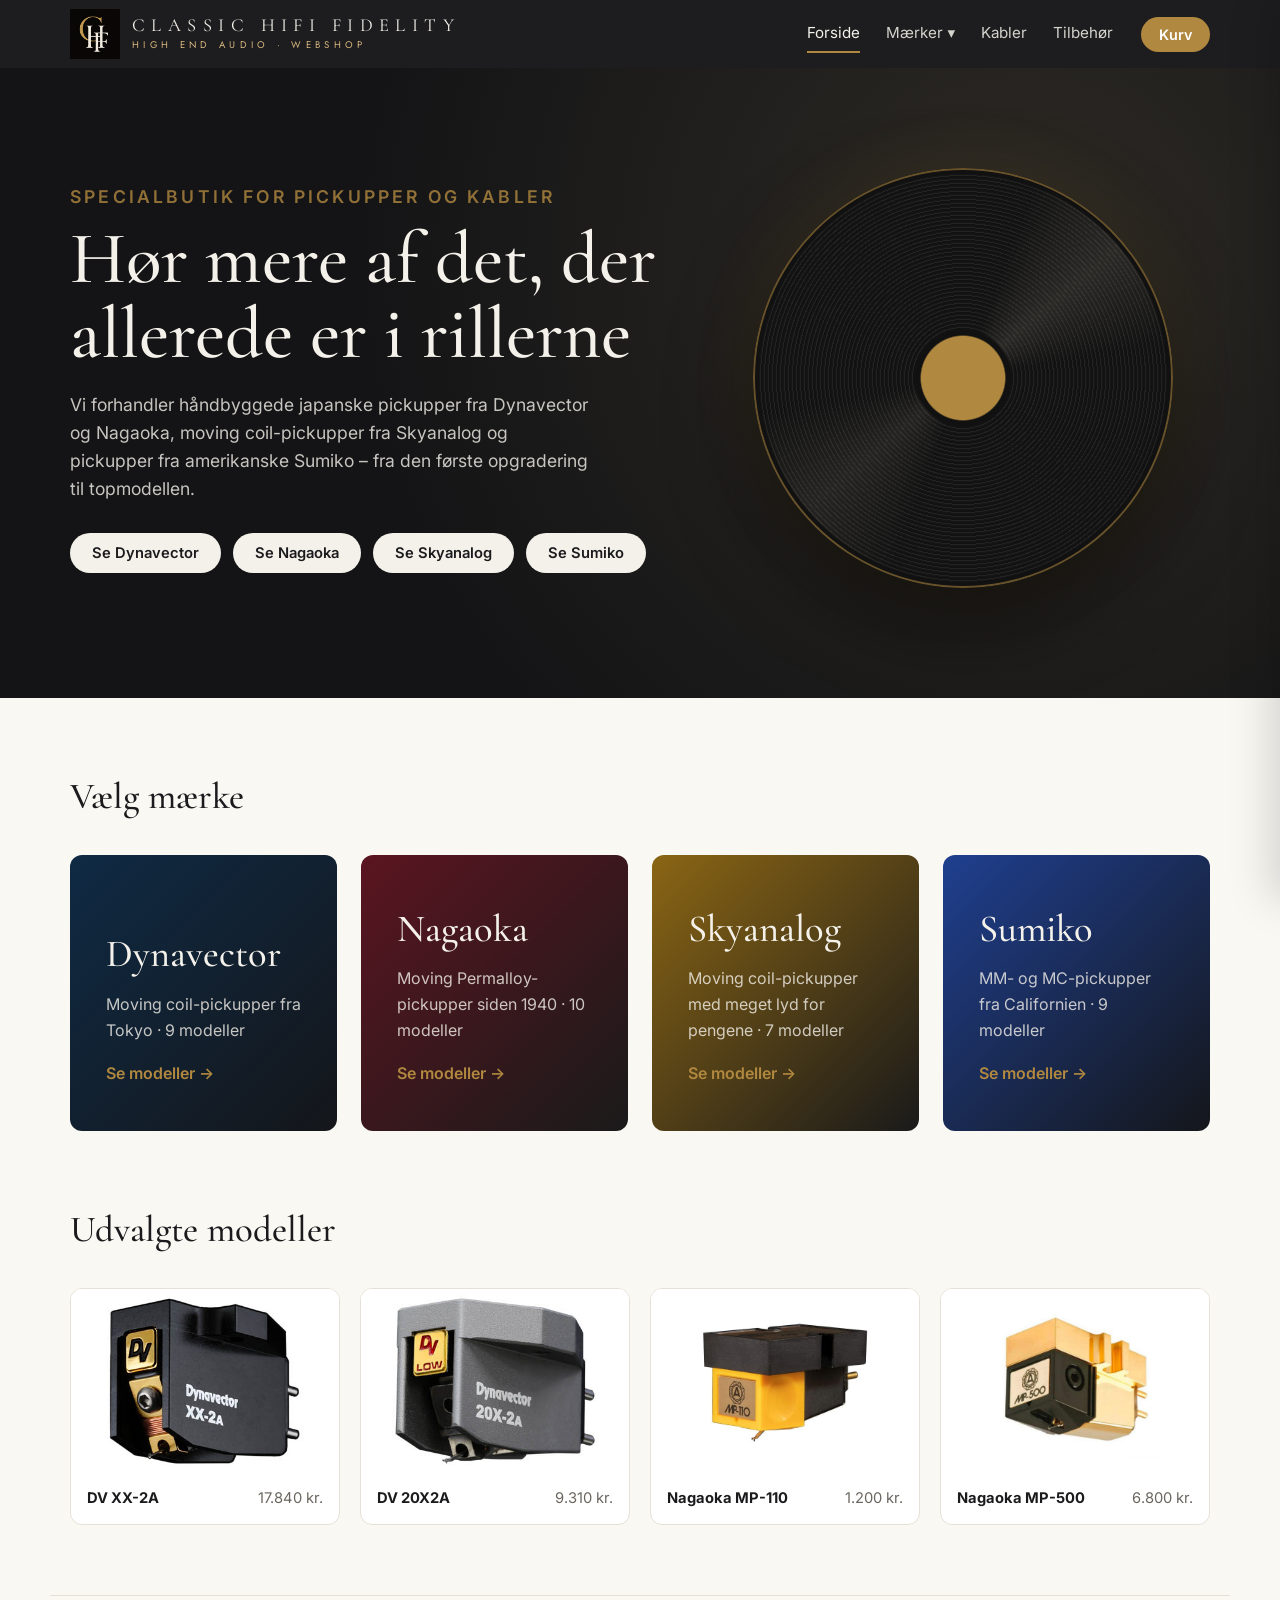
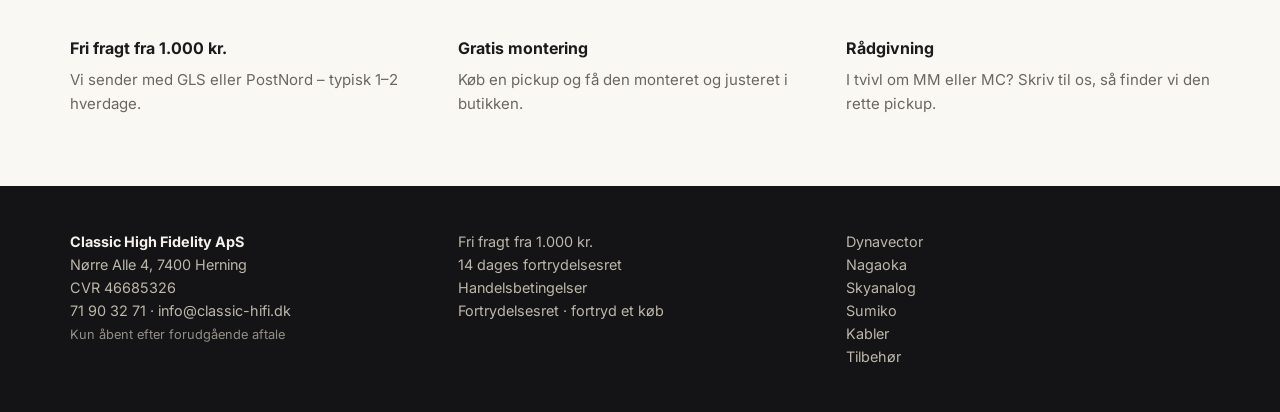
<file: index.html>
<!doctype html>
<html lang="da">
<head>
  <meta charset="utf-8">
  <meta name="viewport" content="width=device-width, initial-scale=1">
  <link rel="preconnect" href="https://fonts.googleapis.com">
  <link href="https://fonts.googleapis.com/css2?family=Cormorant+Garamond:wght@500;600&family=Inter:wght@400;500;600;700&family=Jost:wght@400&display=swap" rel="stylesheet">
  <link rel="stylesheet" href="css/style.css?v=202611131947">
  <link rel="icon" type="image/png" sizes="32x32" href="img/favicon-32.png">
  <link rel="apple-touch-icon" href="img/apple-touch-icon.png">
  <script src="js/products.js?v=202611131947" defer></script>
  <script src="js/cardas.js?v=202611131947" defer></script>
  <script src="js/skyanalog.js?v=202611131947" defer></script>
  <script src="js/sumiko.js?v=202611131947" defer></script>
  <script src="js/shop.js?v=202611131947" defer></script>
  <title>Classic HiFi Fidelity – Pickupper fra Dynavector, Nagaoka, Skyanalog og Sumiko</title>
</head>
<body data-page="home">
  <section class="hero">
    <div class="wrap hero-inner">
      <div>
        <p class="eyebrow">Specialbutik for pickupper og kabler</p>
        <h1>Hør mere af det, der allerede er i rillerne</h1>
        <p>Vi forhandler håndbyggede japanske pickupper fra Dynavector og Nagaoka, moving coil-pickupper fra Skyanalog og pickupper fra amerikanske Sumiko – fra den første opgradering til topmodellen.</p>
        <div class="hero-actions">
          <a class="btn btn-light" href="dynavector.html">Se Dynavector</a>
          <a class="btn btn-light" href="nagaoka.html">Se Nagaoka</a>
          <a class="btn btn-light" href="skyanalog.html">Se Skyanalog</a>
          <a class="btn btn-light" href="sumiko.html">Se Sumiko</a>
        </div>
      </div>
      <div class="record" aria-hidden="true"></div>
    </div>
  </section>

  <section>
    <div class="wrap">
      <div class="section-head"><h2>Vælg mærke</h2></div>
      <div class="brand-cards">
        <a class="brand-card dv" href="dynavector.html">
          <h3>Dynavector</h3>
          <p>Moving coil-pickupper fra Tokyo · 9 modeller</p>
          <span class="arrow">Se modeller →</span>
        </a>
        <a class="brand-card ng" href="nagaoka.html">
          <h3>Nagaoka</h3>
          <p>Moving Permalloy-pickupper siden 1940 · 10 modeller</p>
          <span class="arrow">Se modeller →</span>
        </a>
        <a class="brand-card sk" href="skyanalog.html">
          <h3>Skyanalog</h3>
          <p>Moving coil-pickupper med meget lyd for pengene · 7 modeller</p>
          <span class="arrow">Se modeller →</span>
        </a>
        <a class="brand-card su" href="sumiko.html">
          <h3>Sumiko</h3>
          <p>MM- og MC-pickupper fra Californien · 9 modeller</p>
          <span class="arrow">Se modeller →</span>
        </a>
      </div>
    </div>
  </section>

  <section style="padding-top:0">
    <div class="wrap">
      <div class="section-head"><h2>Udvalgte modeller</h2></div>
      <div class="featured" id="featured"></div>
    </div>
  </section>

  <section style="padding-top:0">
    <div class="wrap usp">
      <div><h4>Fri fragt fra 1.000 kr.</h4><p>Vi sender med GLS eller PostNord – typisk 1–2 hverdage.</p></div>
      <div><h4>Gratis montering</h4><p>Køb en pickup og få den monteret og justeret i butikken.</p></div>
      <div><h4>Rådgivning</h4><p>I tvivl om MM eller MC? Skriv til os, så finder vi den rette pickup.</p></div>
    </div>
  </section>
</body>
</html>
</file>
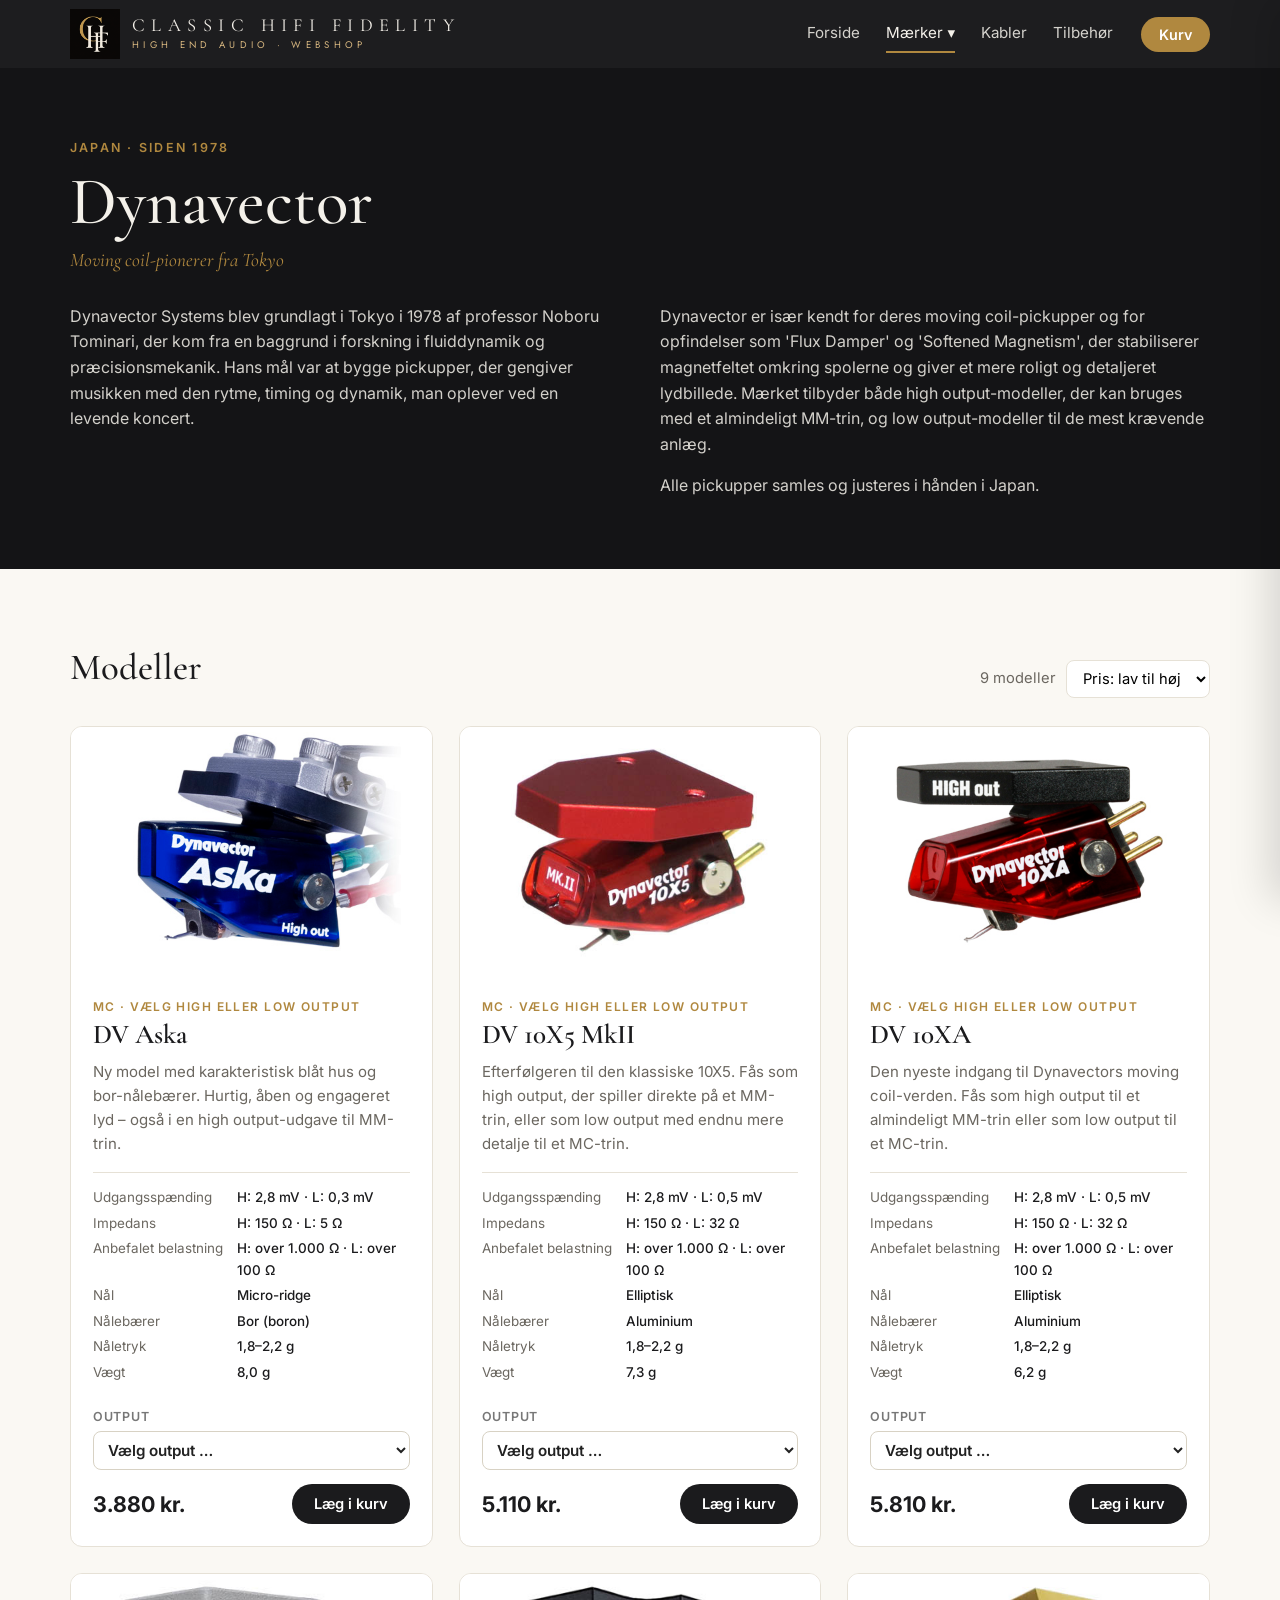
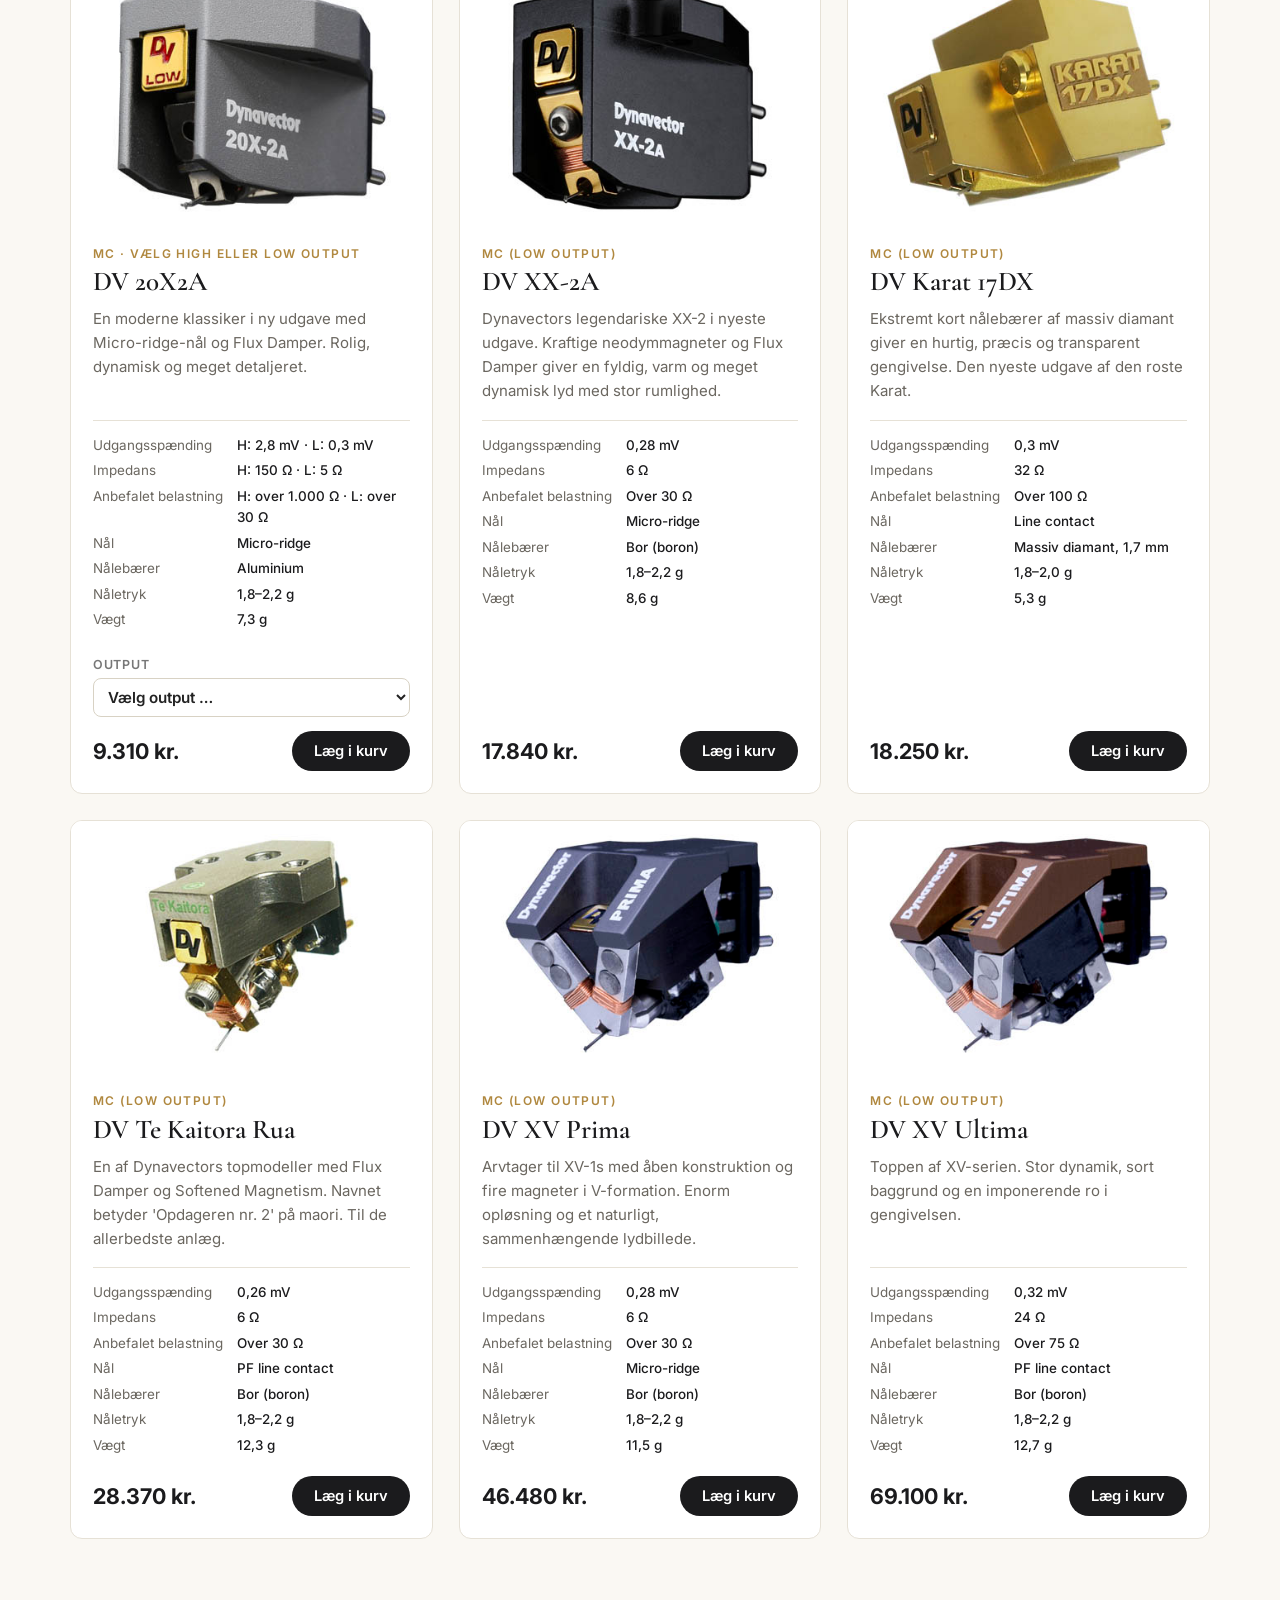
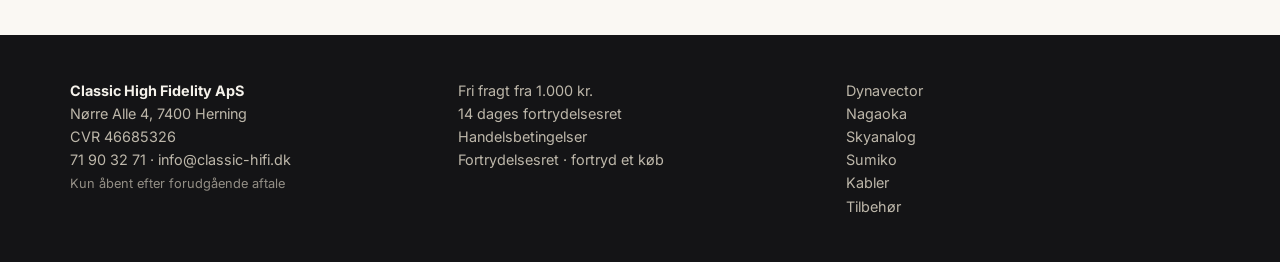
<file: dynavector.html>
<!doctype html>
<html lang="da">
<head>
  <meta charset="utf-8">
  <meta name="viewport" content="width=device-width, initial-scale=1">
  <link rel="preconnect" href="https://fonts.googleapis.com">
  <link href="https://fonts.googleapis.com/css2?family=Cormorant+Garamond:wght@500;600&family=Inter:wght@400;500;600;700&family=Jost:wght@400&display=swap" rel="stylesheet">
  <link rel="stylesheet" href="css/style.css?v=202611131947">
  <link rel="icon" type="image/png" sizes="32x32" href="img/favicon-32.png">
  <link rel="apple-touch-icon" href="img/apple-touch-icon.png">
  <script src="js/products.js?v=202611131947" defer></script>
  <script src="js/cardas.js?v=202611131947" defer></script>
  <script src="js/skyanalog.js?v=202611131947" defer></script>
  <script src="js/sumiko.js?v=202611131947" defer></script>
  <script src="js/shop.js?v=202611131947" defer></script>
  <title>Dynavector pickupper – Classic HiFi Fidelity</title>
</head>
<body data-page="dynavector">
  <section class="brand-hero">
    <div class="wrap" id="brand-intro"></div>
  </section>
  <section>
    <div class="wrap">
      <div class="section-head">
        <h2>Modeller</h2>
        <div class="toolbar">
          <span id="count"></span>
          <select id="sort" aria-label="Sortér">
            <option value="asc">Pris: lav til høj</option>
            <option value="desc">Pris: høj til lav</option>
            <option value="none">Standard</option>
          </select>
        </div>
      </div>
      <div class="grid" id="product-grid"></div>
    </div>
  </section>
</body>
</html>
</file>
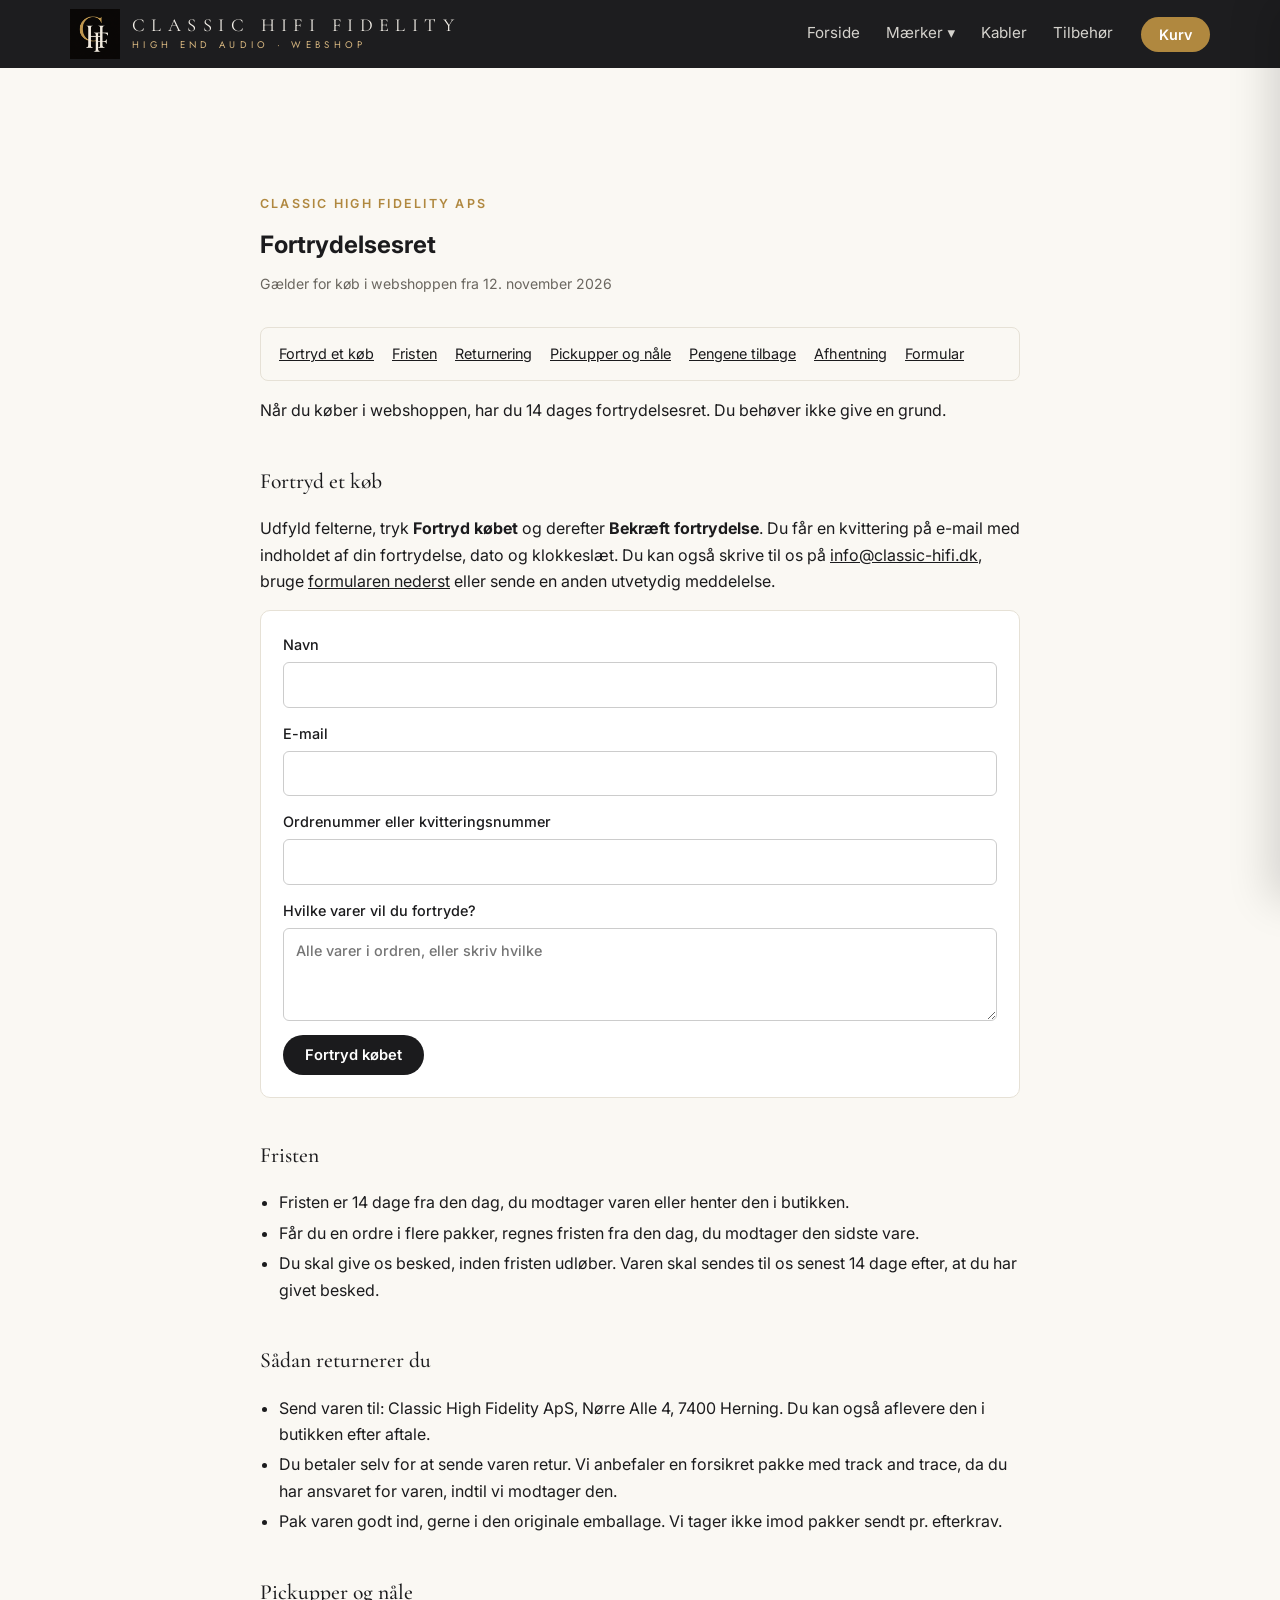
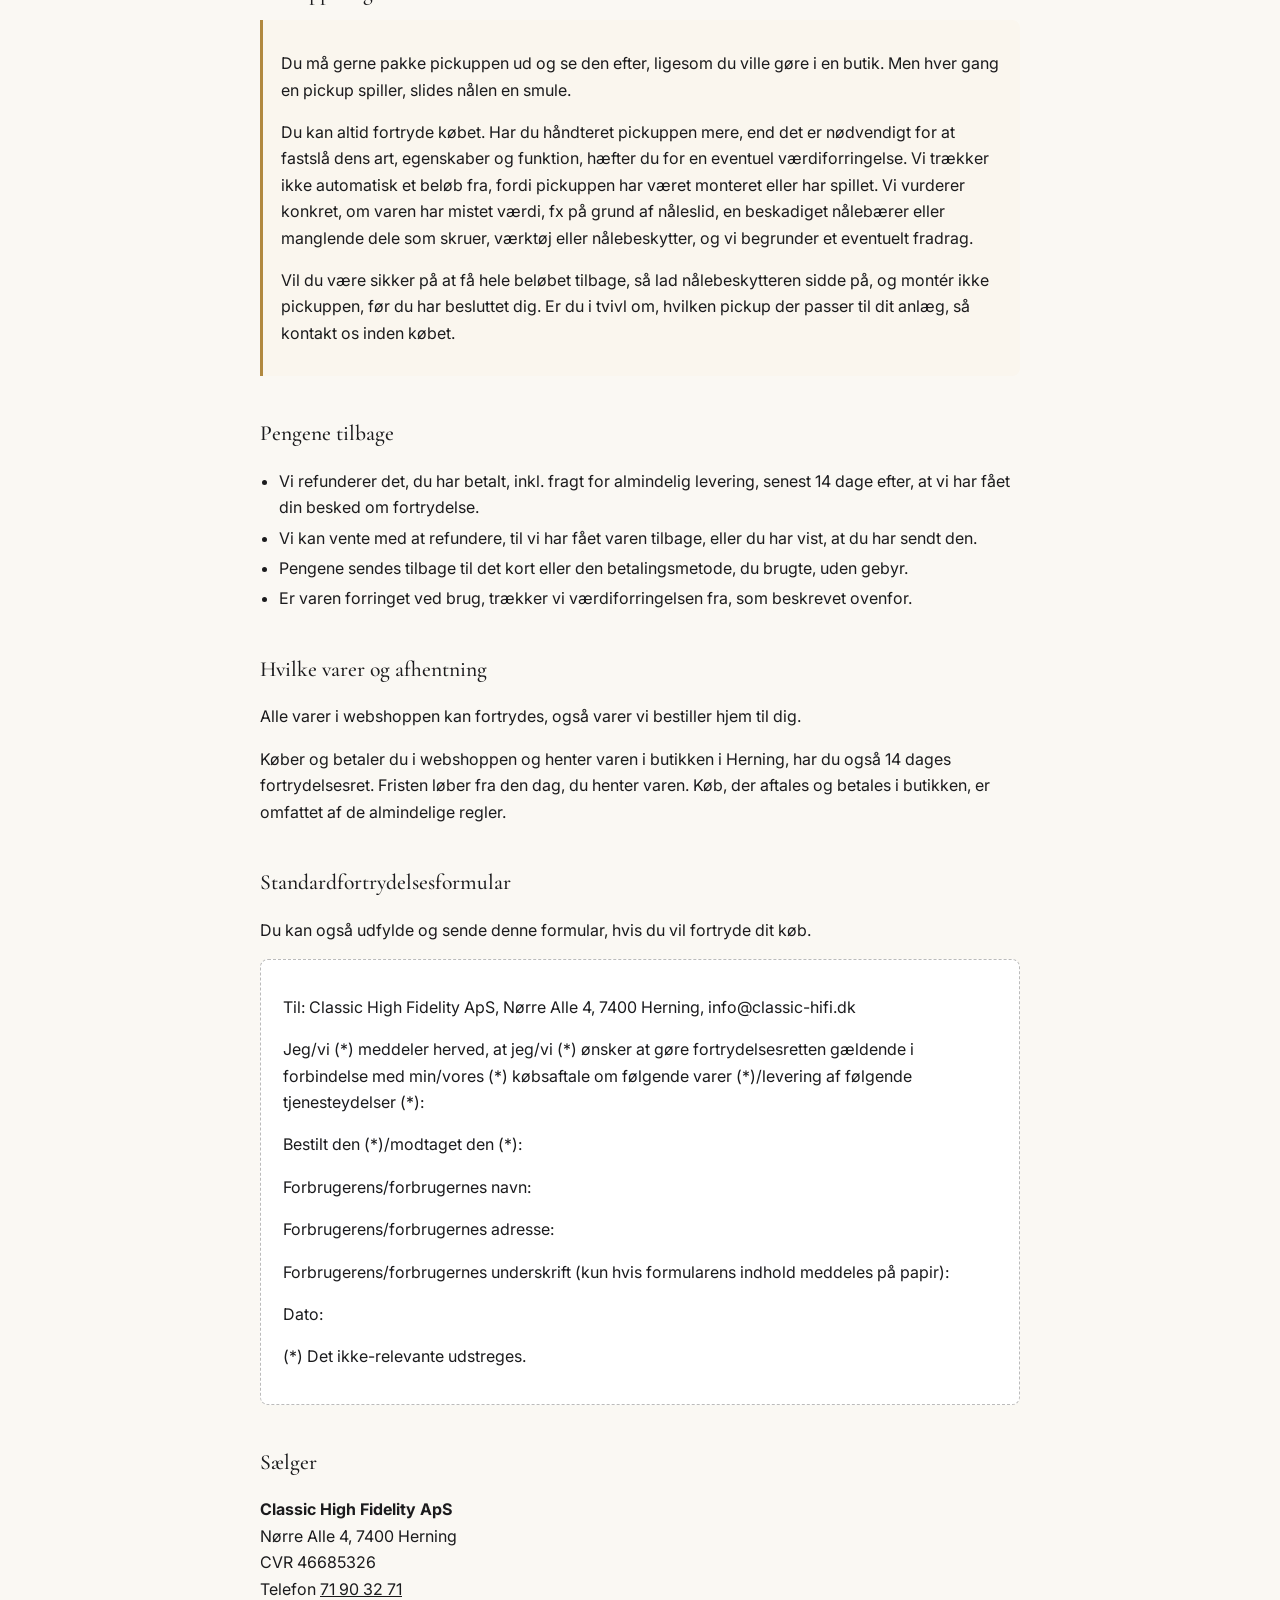
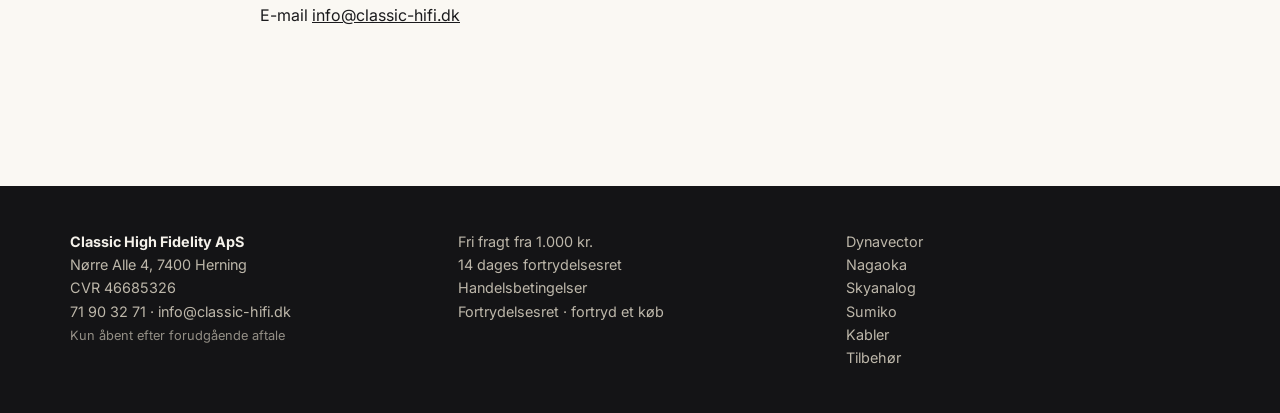
<file: fortrydelse.html>
<!doctype html>
<html lang="da">
<head>
  <meta charset="utf-8">
  <meta name="viewport" content="width=device-width, initial-scale=1">
  <link rel="preconnect" href="https://fonts.googleapis.com">
  <link href="https://fonts.googleapis.com/css2?family=Cormorant+Garamond:wght@500;600&family=Inter:wght@400;500;600;700&family=Jost:wght@400&display=swap" rel="stylesheet">
  <link rel="stylesheet" href="css/style.css?v=202611131947">
  <link rel="icon" type="image/png" sizes="32x32" href="img/favicon-32.png">
  <link rel="apple-touch-icon" href="img/apple-touch-icon.png">
  <script src="js/products.js?v=202611131947" defer></script>
  <script src="js/cardas.js?v=202611131947" defer></script>
  <script src="js/skyanalog.js?v=202611131947" defer></script>
  <script src="js/sumiko.js?v=202611131947" defer></script>
  <script src="js/shop.js?v=202611131947" defer></script>
  <title>Fortrydelsesret – Classic HiFi Fidelity</title>
</head>
<body data-page="fortrydelse">
  <section>
    <div class="wrap legal">
      <p class="eyebrow">Classic High Fidelity ApS</p>
      <h1>Fortrydelsesret</h1>
      <p class="updated">Gælder for køb i webshoppen fra 12. november 2026</p>
      <nav class="toc"><a href="#fortryd">Fortryd et køb</a><a href="#frist">Fristen</a><a href="#returner">Returnering</a><a href="#pickupper">Pickupper og nåle</a><a href="#refusion">Pengene tilbage</a><a href="#undtagelser">Afhentning</a><a href="#formular">Formular</a></nav>

      <p>Når du køber i webshoppen, har du 14 dages fortrydelsesret. Du behøver ikke give en grund.</p>

      <h2 id="fortryd">Fortryd et køb</h2>
      <p>Udfyld felterne, tryk <strong>Fortryd købet</strong> og derefter <strong>Bekræft fortrydelse</strong>. Du får en kvittering på e-mail med indholdet af din fortrydelse, dato og klokkeslæt. Du kan også skrive til os på <a href="mailto:info@classic-hifi.dk">info@classic-hifi.dk</a>, bruge <a href="#formular">formularen nederst</a> eller sende en anden utvetydig meddelelse.</p>
      <form class="withdraw-form" id="withdraw-form">
        <label>Navn<input name="navn" required autocomplete="name"></label>
        <label>E-mail<input name="email" type="email" required autocomplete="email"></label>
        <label>Ordrenummer eller kvitteringsnummer<input name="ordre" required></label>
        <label>Hvilke varer vil du fortryde?<textarea name="varer" rows="3" placeholder="Alle varer i ordren, eller skriv hvilke"></textarea></label>
        <button class="btn btn-primary" type="submit">Fortryd købet</button>
      </form>
      <div class="withdraw-confirm" id="withdraw-confirm" hidden></div>

      <h2 id="frist">Fristen</h2>
      <ul>
        <li>Fristen er 14 dage fra den dag, du modtager varen eller henter den i butikken.</li>
        <li>Får du en ordre i flere pakker, regnes fristen fra den dag, du modtager den sidste vare.</li>
        <li>Du skal give os besked, inden fristen udløber. Varen skal sendes til os senest 14 dage efter, at du har givet besked.</li>
      </ul>

      <h2 id="returner">Sådan returnerer du</h2>
      <ul>
        <li>Send varen til: Classic High Fidelity ApS, Nørre Alle 4, 7400 Herning. Du kan også aflevere den i butikken efter aftale.</li>
        <li>Du betaler selv for at sende varen retur. Vi anbefaler en forsikret pakke med track and trace, da du har ansvaret for varen, indtil vi modtager den.</li>
        <li>Pak varen godt ind, gerne i den originale emballage. Vi tager ikke imod pakker sendt pr. efterkrav.</li>
      </ul>

      <h2 id="pickupper">Pickupper og nåle</h2>
      <div class="note">
        <p>Du må gerne pakke pickuppen ud og se den efter, ligesom du ville gøre i en butik. Men hver gang en pickup spiller, slides nålen en smule.</p>
        <p>Du kan altid fortryde købet. Har du håndteret pickuppen mere, end det er nødvendigt for at fastslå dens art, egenskaber og funktion, hæfter du for en eventuel værdiforringelse. Vi trækker ikke automatisk et beløb fra, fordi pickuppen har været monteret eller har spillet. Vi vurderer konkret, om varen har mistet værdi, fx på grund af nåleslid, en beskadiget nålebærer eller manglende dele som skruer, værktøj eller nålebeskytter, og vi begrunder et eventuelt fradrag.</p>
        <p>Vil du være sikker på at få hele beløbet tilbage, så lad nålebeskytteren sidde på, og montér ikke pickuppen, før du har besluttet dig. Er du i tvivl om, hvilken pickup der passer til dit anlæg, så kontakt os inden købet.</p>
      </div>

      <h2 id="refusion">Pengene tilbage</h2>
      <ul>
        <li>Vi refunderer det, du har betalt, inkl. fragt for almindelig levering, senest 14 dage efter, at vi har fået din besked om fortrydelse.</li>
        <li>Vi kan vente med at refundere, til vi har fået varen tilbage, eller du har vist, at du har sendt den.</li>
        <li>Pengene sendes tilbage til det kort eller den betalingsmetode, du brugte, uden gebyr.</li>
        <li>Er varen forringet ved brug, trækker vi værdiforringelsen fra, som beskrevet ovenfor.</li>
      </ul>

      <h2 id="undtagelser">Hvilke varer og afhentning</h2>
      <p>Alle varer i webshoppen kan fortrydes, også varer vi bestiller hjem til dig.</p>
      <p>Køber og betaler du i webshoppen og henter varen i butikken i Herning, har du også 14 dages fortrydelsesret. Fristen løber fra den dag, du henter varen. Køb, der aftales og betales i butikken, er omfattet af de almindelige regler.</p>

      <h2 id="formular">Standardfortrydelsesformular</h2>
      <p>Du kan også udfylde og sende denne formular, hvis du vil fortryde dit køb.</p>
      <div class="formular">
        <p>Til: Classic High Fidelity ApS, Nørre Alle 4, 7400 Herning, info@classic-hifi.dk</p>
        <p>Jeg/vi (*) meddeler herved, at jeg/vi (*) ønsker at gøre fortrydelsesretten gældende i forbindelse med min/vores (*) købsaftale om følgende varer (*)/levering af følgende tjenesteydelser (*):</p>
        <p>Bestilt den (*)/modtaget den (*):</p>
        <p>Forbrugerens/forbrugernes navn:</p>
        <p>Forbrugerens/forbrugernes adresse:</p>
        <p>Forbrugerens/forbrugernes underskrift (kun hvis formularens indhold meddeles på papir):</p>
        <p>Dato:</p>
        <p>(*) Det ikke-relevante udstreges.</p>
      </div>

      <h2>Sælger</h2>
      <p><strong>Classic High Fidelity ApS</strong><br>Nørre Alle 4, 7400 Herning<br>CVR 46685326<br>Telefon <a href="tel:+4571903271">71 90 32 71</a><br>E-mail <a href="mailto:info@classic-hifi.dk">info@classic-hifi.dk</a></p>
    </div>
  </section>
</body>
</html>
</file>
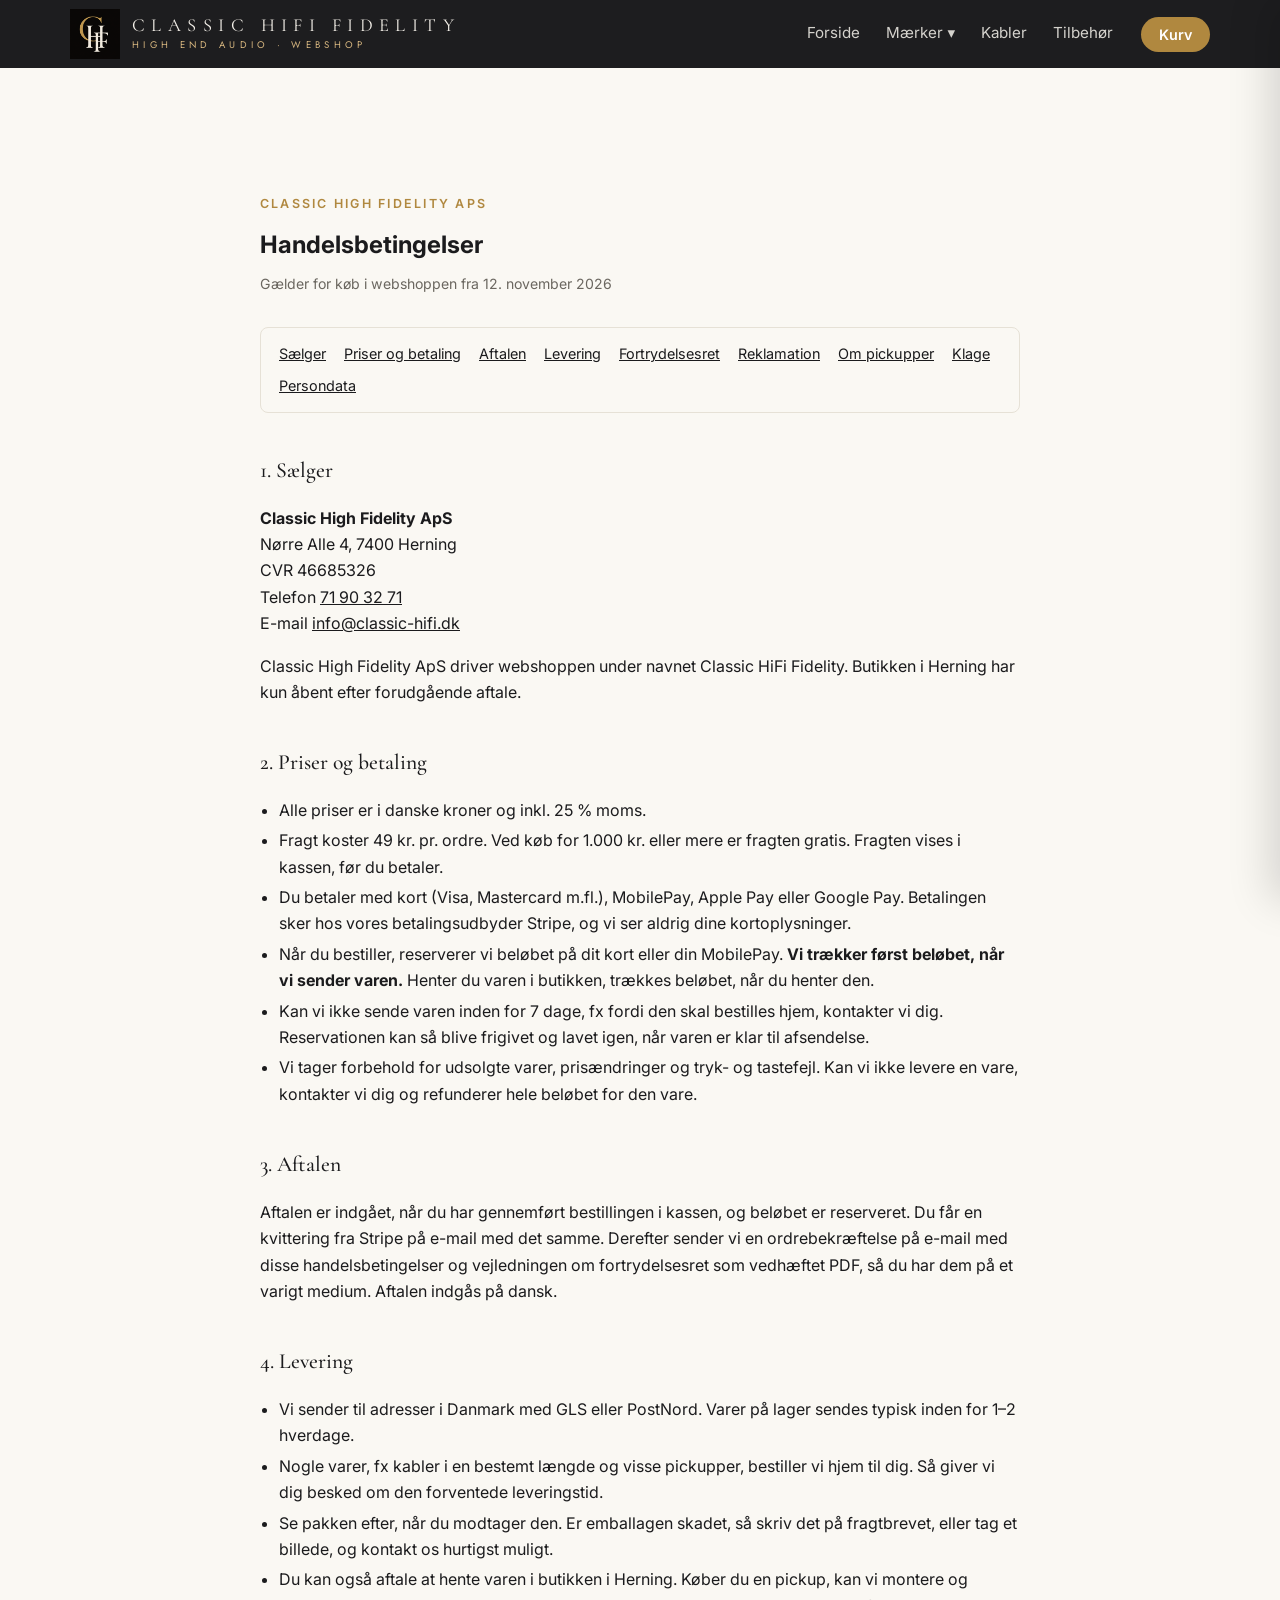
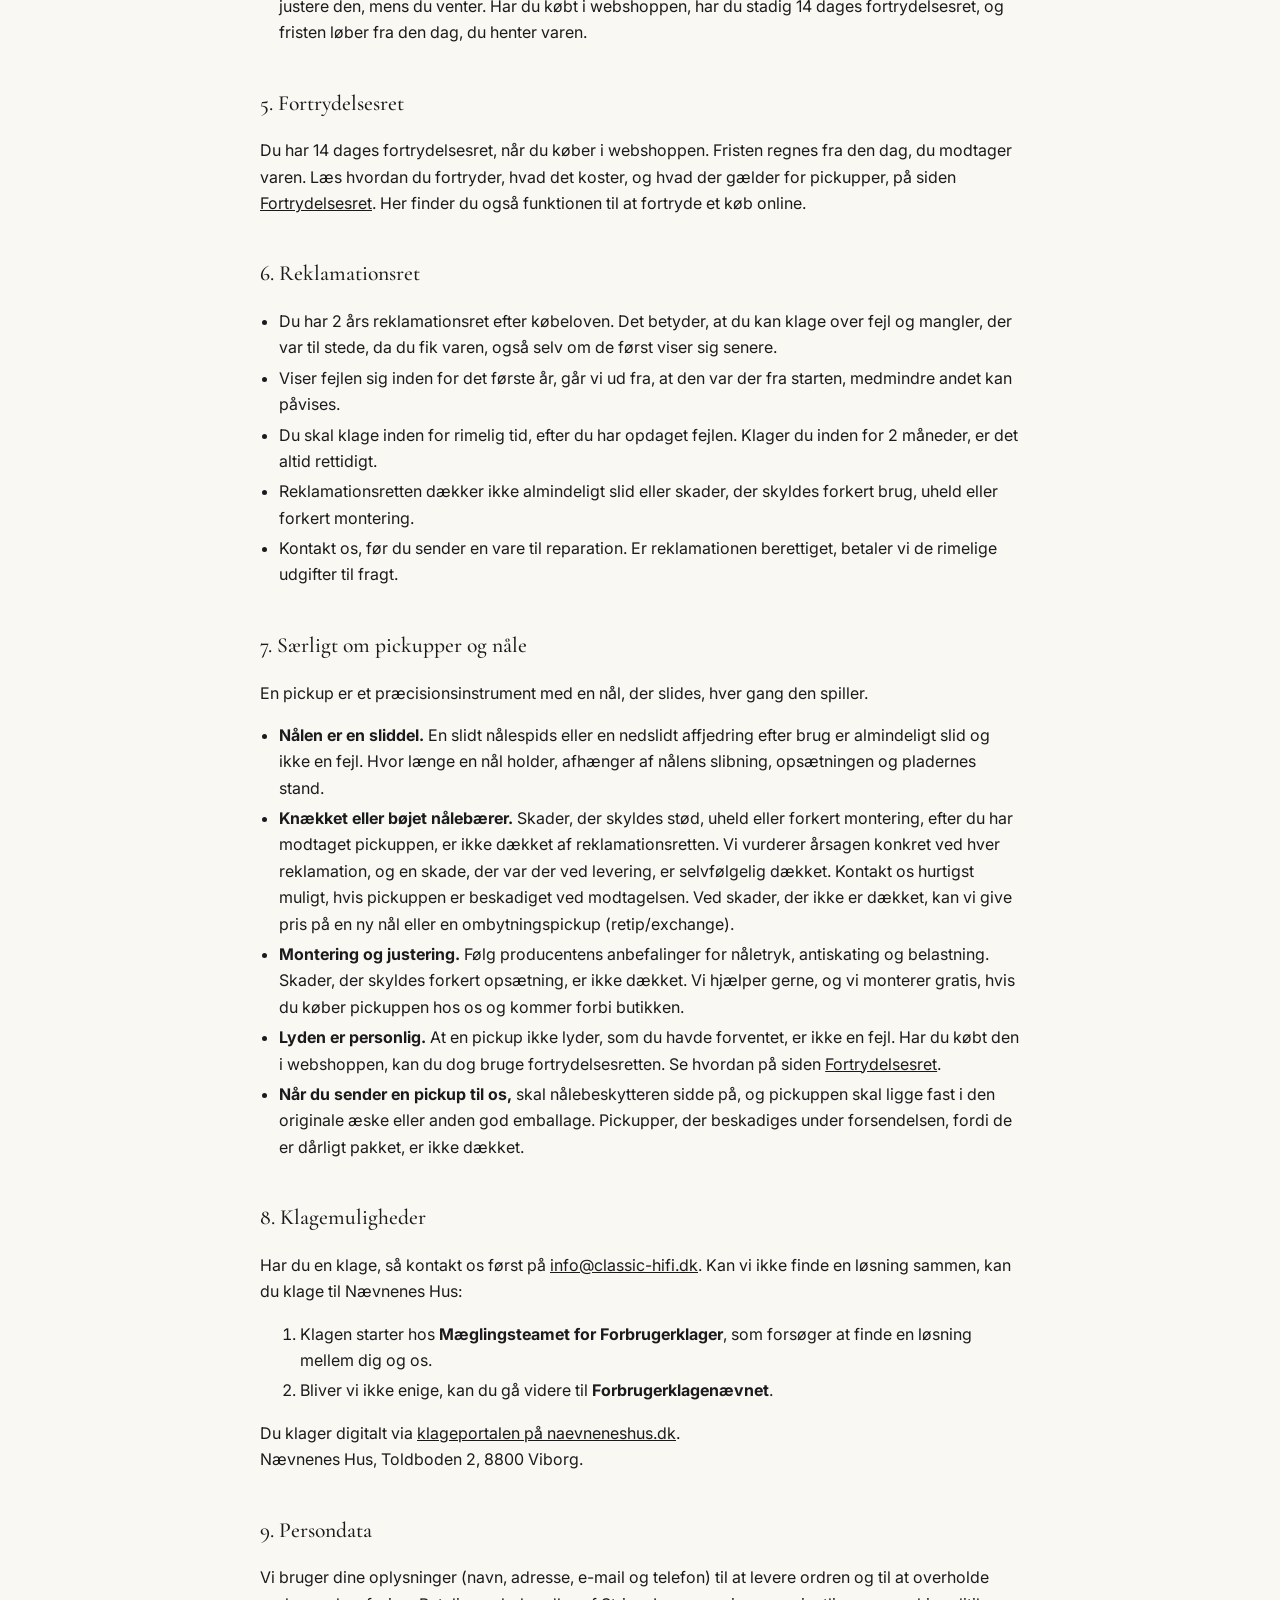
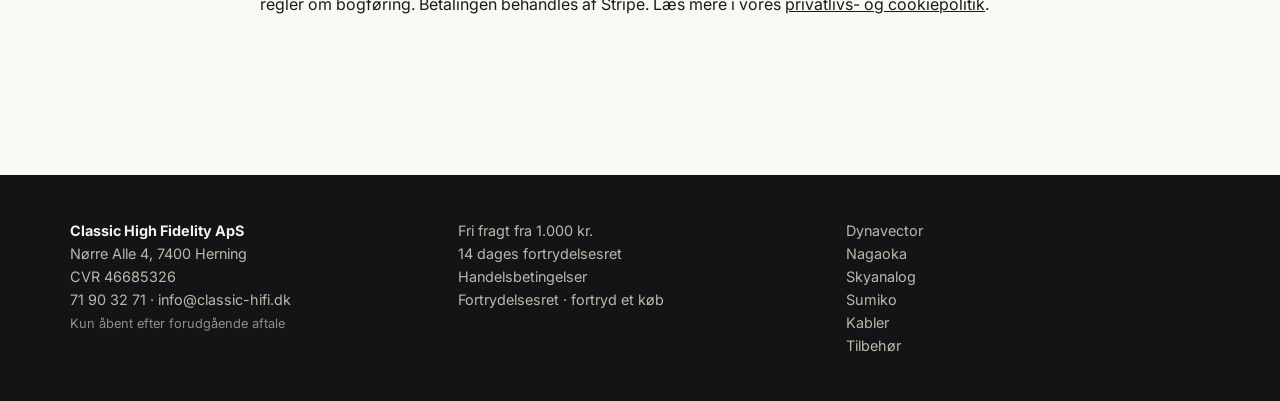
<file: handelsbetingelser.html>
<!doctype html>
<html lang="da">
<head>
  <meta charset="utf-8">
  <meta name="viewport" content="width=device-width, initial-scale=1">
  <link rel="preconnect" href="https://fonts.googleapis.com">
  <link href="https://fonts.googleapis.com/css2?family=Cormorant+Garamond:wght@500;600&family=Inter:wght@400;500;600;700&family=Jost:wght@400&display=swap" rel="stylesheet">
  <link rel="stylesheet" href="css/style.css?v=202611131947">
  <link rel="icon" type="image/png" sizes="32x32" href="img/favicon-32.png">
  <link rel="apple-touch-icon" href="img/apple-touch-icon.png">
  <script src="js/products.js?v=202611131947" defer></script>
  <script src="js/cardas.js?v=202611131947" defer></script>
  <script src="js/skyanalog.js?v=202611131947" defer></script>
  <script src="js/sumiko.js?v=202611131947" defer></script>
  <script src="js/shop.js?v=202611131947" defer></script>
  <title>Handelsbetingelser – Classic HiFi Fidelity</title>
</head>
<body data-page="handelsbetingelser">
  <section>
    <div class="wrap legal">
      <p class="eyebrow">Classic High Fidelity ApS</p>
      <h1>Handelsbetingelser</h1>
      <p class="updated">Gælder for køb i webshoppen fra 12. november 2026</p>
      <nav class="toc"><a href="#saelger">Sælger</a><a href="#priser">Priser og betaling</a><a href="#aftale">Aftalen</a><a href="#levering">Levering</a><a href="#fortrydelse">Fortrydelsesret</a><a href="#reklamation">Reklamation</a><a href="#pickupper">Om pickupper</a><a href="#klage">Klage</a><a href="#data">Persondata</a></nav>

      <h2 id="saelger">1. Sælger</h2>
      <p><strong>Classic High Fidelity ApS</strong><br>Nørre Alle 4, 7400 Herning<br>CVR 46685326<br>Telefon <a href="tel:+4571903271">71 90 32 71</a><br>E-mail <a href="mailto:info@classic-hifi.dk">info@classic-hifi.dk</a></p>
      <p>Classic High Fidelity ApS driver webshoppen under navnet Classic HiFi Fidelity. Butikken i Herning har kun åbent efter forudgående aftale.</p>

      <h2 id="priser">2. Priser og betaling</h2>
      <ul>
        <li>Alle priser er i danske kroner og inkl. 25 % moms.</li>
        <li>Fragt koster 49 kr. pr. ordre. Ved køb for 1.000 kr. eller mere er fragten gratis. Fragten vises i kassen, før du betaler.</li>
        <li>Du betaler med kort (Visa, Mastercard m.fl.), MobilePay, Apple Pay eller Google Pay. Betalingen sker hos vores betalingsudbyder Stripe, og vi ser aldrig dine kortoplysninger.</li>
        <li>Når du bestiller, reserverer vi beløbet på dit kort eller din MobilePay. <strong>Vi trækker først beløbet, når vi sender varen.</strong> Henter du varen i butikken, trækkes beløbet, når du henter den.</li>
        <li>Kan vi ikke sende varen inden for 7 dage, fx fordi den skal bestilles hjem, kontakter vi dig. Reservationen kan så blive frigivet og lavet igen, når varen er klar til afsendelse.</li>
        <li>Vi tager forbehold for udsolgte varer, prisændringer og tryk- og tastefejl. Kan vi ikke levere en vare, kontakter vi dig og refunderer hele beløbet for den vare.</li>
      </ul>

      <h2 id="aftale">3. Aftalen</h2>
      <p>Aftalen er indgået, når du har gennemført bestillingen i kassen, og beløbet er reserveret. Du får en kvittering fra Stripe på e-mail med det samme. Derefter sender vi en ordrebekræftelse på e-mail med disse handelsbetingelser og vejledningen om fortrydelsesret som vedhæftet PDF, så du har dem på et varigt medium. Aftalen indgås på dansk.</p>

      <h2 id="levering">4. Levering</h2>
      <ul>
        <li>Vi sender til adresser i Danmark med GLS eller PostNord. Varer på lager sendes typisk inden for 1–2 hverdage.</li>
        <li>Nogle varer, fx kabler i en bestemt længde og visse pickupper, bestiller vi hjem til dig. Så giver vi dig besked om den forventede leveringstid.</li>
        <li>Se pakken efter, når du modtager den. Er emballagen skadet, så skriv det på fragtbrevet, eller tag et billede, og kontakt os hurtigst muligt.</li>
        <li>Du kan også aftale at hente varen i butikken i Herning. Køber du en pickup, kan vi montere og justere den, mens du venter. Har du købt i webshoppen, har du stadig 14 dages fortrydelsesret, og fristen løber fra den dag, du henter varen.</li>
      </ul>

      <h2 id="fortrydelse">5. Fortrydelsesret</h2>
      <p>Du har 14 dages fortrydelsesret, når du køber i webshoppen. Fristen regnes fra den dag, du modtager varen. Læs hvordan du fortryder, hvad det koster, og hvad der gælder for pickupper, på siden <a href="fortrydelse.html">Fortrydelsesret</a>. Her finder du også funktionen til at fortryde et køb online.</p>

      <h2 id="reklamation">6. Reklamationsret</h2>
      <ul>
        <li>Du har 2 års reklamationsret efter købeloven. Det betyder, at du kan klage over fejl og mangler, der var til stede, da du fik varen, også selv om de først viser sig senere.</li>
        <li>Viser fejlen sig inden for det første år, går vi ud fra, at den var der fra starten, medmindre andet kan påvises.</li>
        <li>Du skal klage inden for rimelig tid, efter du har opdaget fejlen. Klager du inden for 2 måneder, er det altid rettidigt.</li>
        <li>Reklamationsretten dækker ikke almindeligt slid eller skader, der skyldes forkert brug, uheld eller forkert montering.</li>
        <li>Kontakt os, før du sender en vare til reparation. Er reklamationen berettiget, betaler vi de rimelige udgifter til fragt.</li>
      </ul>

      <h2 id="pickupper">7. Særligt om pickupper og nåle</h2>
      <p>En pickup er et præcisionsinstrument med en nål, der slides, hver gang den spiller.</p>
      <ul>
        <li><strong>Nålen er en sliddel.</strong> En slidt nålespids eller en nedslidt affjedring efter brug er almindeligt slid og ikke en fejl. Hvor længe en nål holder, afhænger af nålens slibning, opsætningen og pladernes stand.</li>
        <li><strong>Knækket eller bøjet nålebærer.</strong> Skader, der skyldes stød, uheld eller forkert montering, efter du har modtaget pickuppen, er ikke dækket af reklamationsretten. Vi vurderer årsagen konkret ved hver reklamation, og en skade, der var der ved levering, er selvfølgelig dækket. Kontakt os hurtigst muligt, hvis pickuppen er beskadiget ved modtagelsen. Ved skader, der ikke er dækket, kan vi give pris på en ny nål eller en ombytningspickup (retip/exchange).</li>
        <li><strong>Montering og justering.</strong> Følg producentens anbefalinger for nåletryk, antiskating og belastning. Skader, der skyldes forkert opsætning, er ikke dækket. Vi hjælper gerne, og vi monterer gratis, hvis du køber pickuppen hos os og kommer forbi butikken.</li>
        <li><strong>Lyden er personlig.</strong> At en pickup ikke lyder, som du havde forventet, er ikke en fejl. Har du købt den i webshoppen, kan du dog bruge fortrydelsesretten. Se hvordan på siden <a href="fortrydelse.html#pickupper">Fortrydelsesret</a>.</li>
        <li><strong>Når du sender en pickup til os,</strong> skal nålebeskytteren sidde på, og pickuppen skal ligge fast i den originale æske eller anden god emballage. Pickupper, der beskadiges under forsendelsen, fordi de er dårligt pakket, er ikke dækket.</li>
      </ul>

      <h2 id="klage">8. Klagemuligheder</h2>
      <p>Har du en klage, så kontakt os først på <a href="mailto:info@classic-hifi.dk">info@classic-hifi.dk</a>. Kan vi ikke finde en løsning sammen, kan du klage til Nævnenes Hus:</p>
      <ol>
        <li>Klagen starter hos <strong>Mæglingsteamet for Forbrugerklager</strong>, som forsøger at finde en løsning mellem dig og os.</li>
        <li>Bliver vi ikke enige, kan du gå videre til <strong>Forbrugerklagenævnet</strong>.</li>
      </ol>
      <p>Du klager digitalt via <a href="https://naevneneshus.dk/start-din-klage/center-for-klageloesning-og-forbrugerklagenaevnet" target="_blank" rel="noopener">klageportalen på naevneneshus.dk</a>.<br>Nævnenes Hus, Toldboden 2, 8800 Viborg.</p>

      <h2 id="data">9. Persondata</h2>
      <p>Vi bruger dine oplysninger (navn, adresse, e-mail og telefon) til at levere ordren og til at overholde regler om bogføring. Betalingen behandles af Stripe. Læs mere i vores <a href="https://classic-hifi.dk/privatlivspolitik" target="_blank" rel="noopener">privatlivs- og cookiepolitik</a>.</p>
    </div>
  </section>
</body>
</html>
</file>
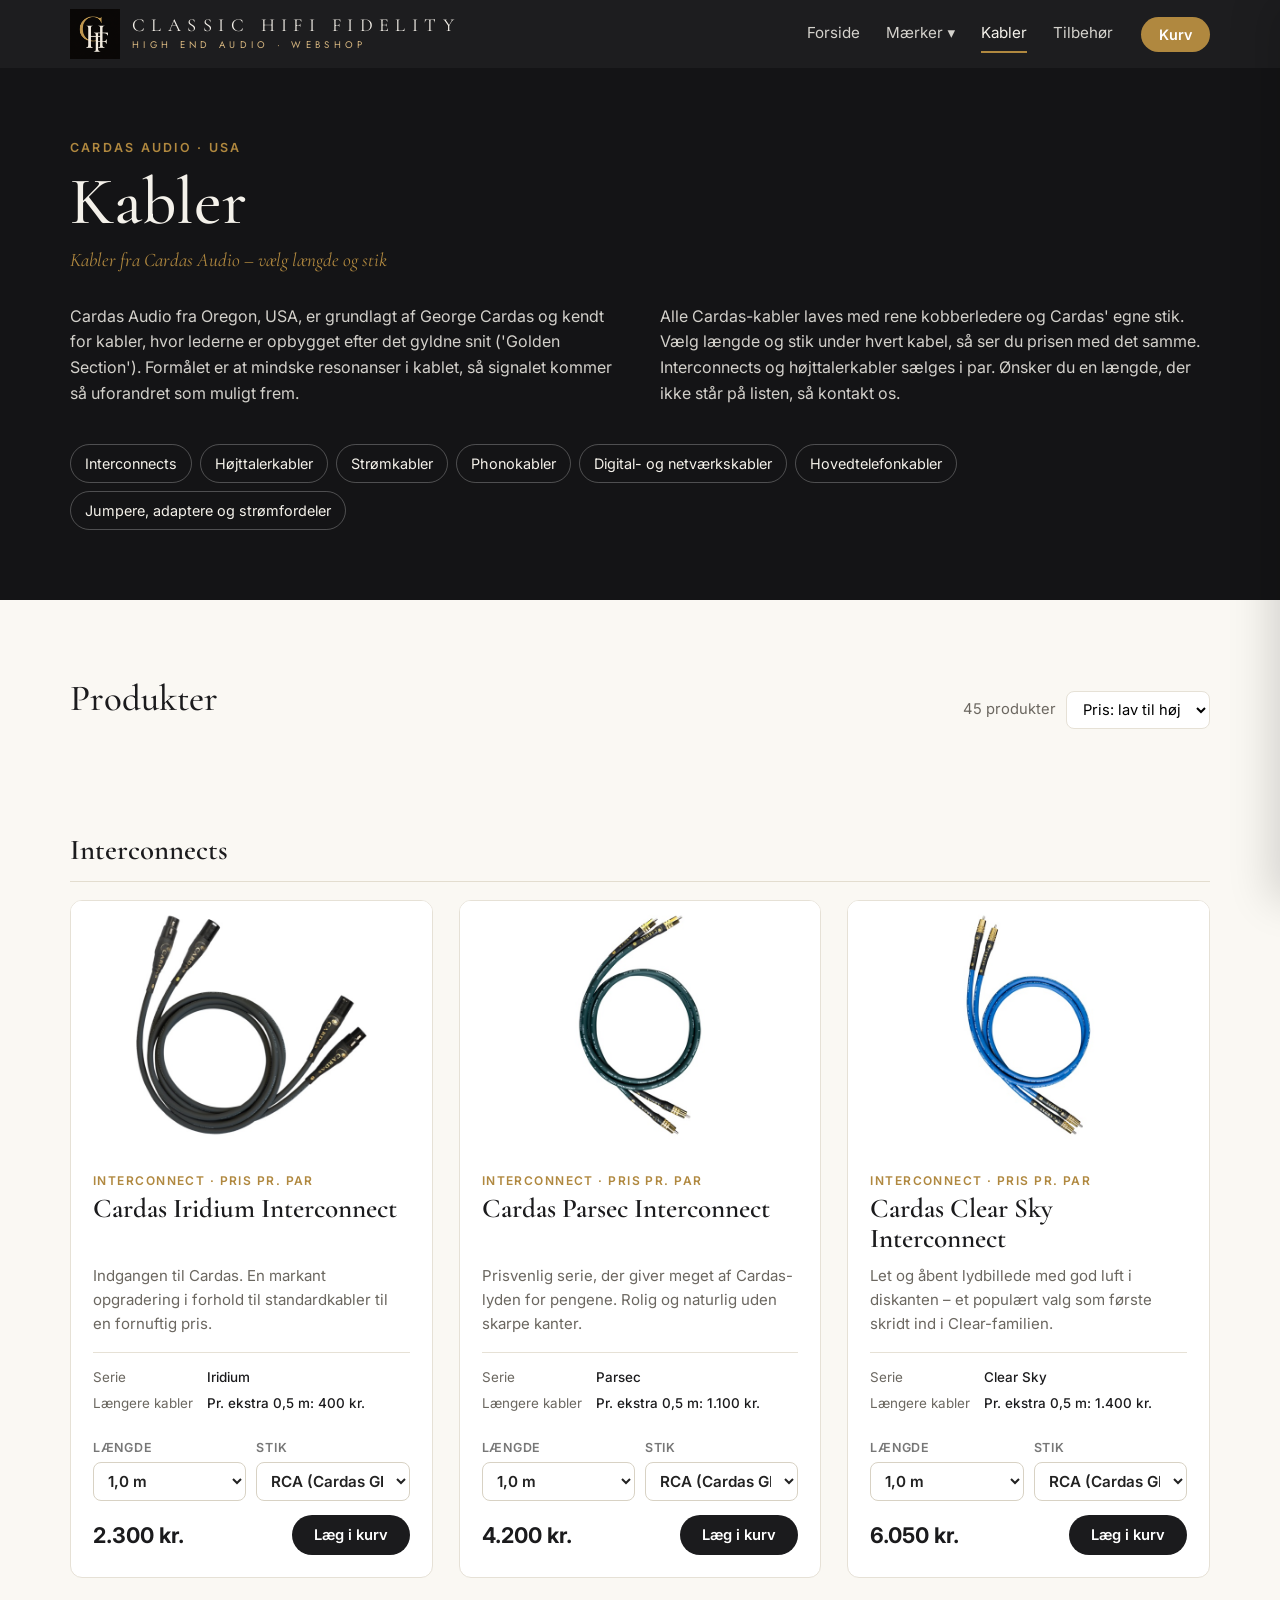
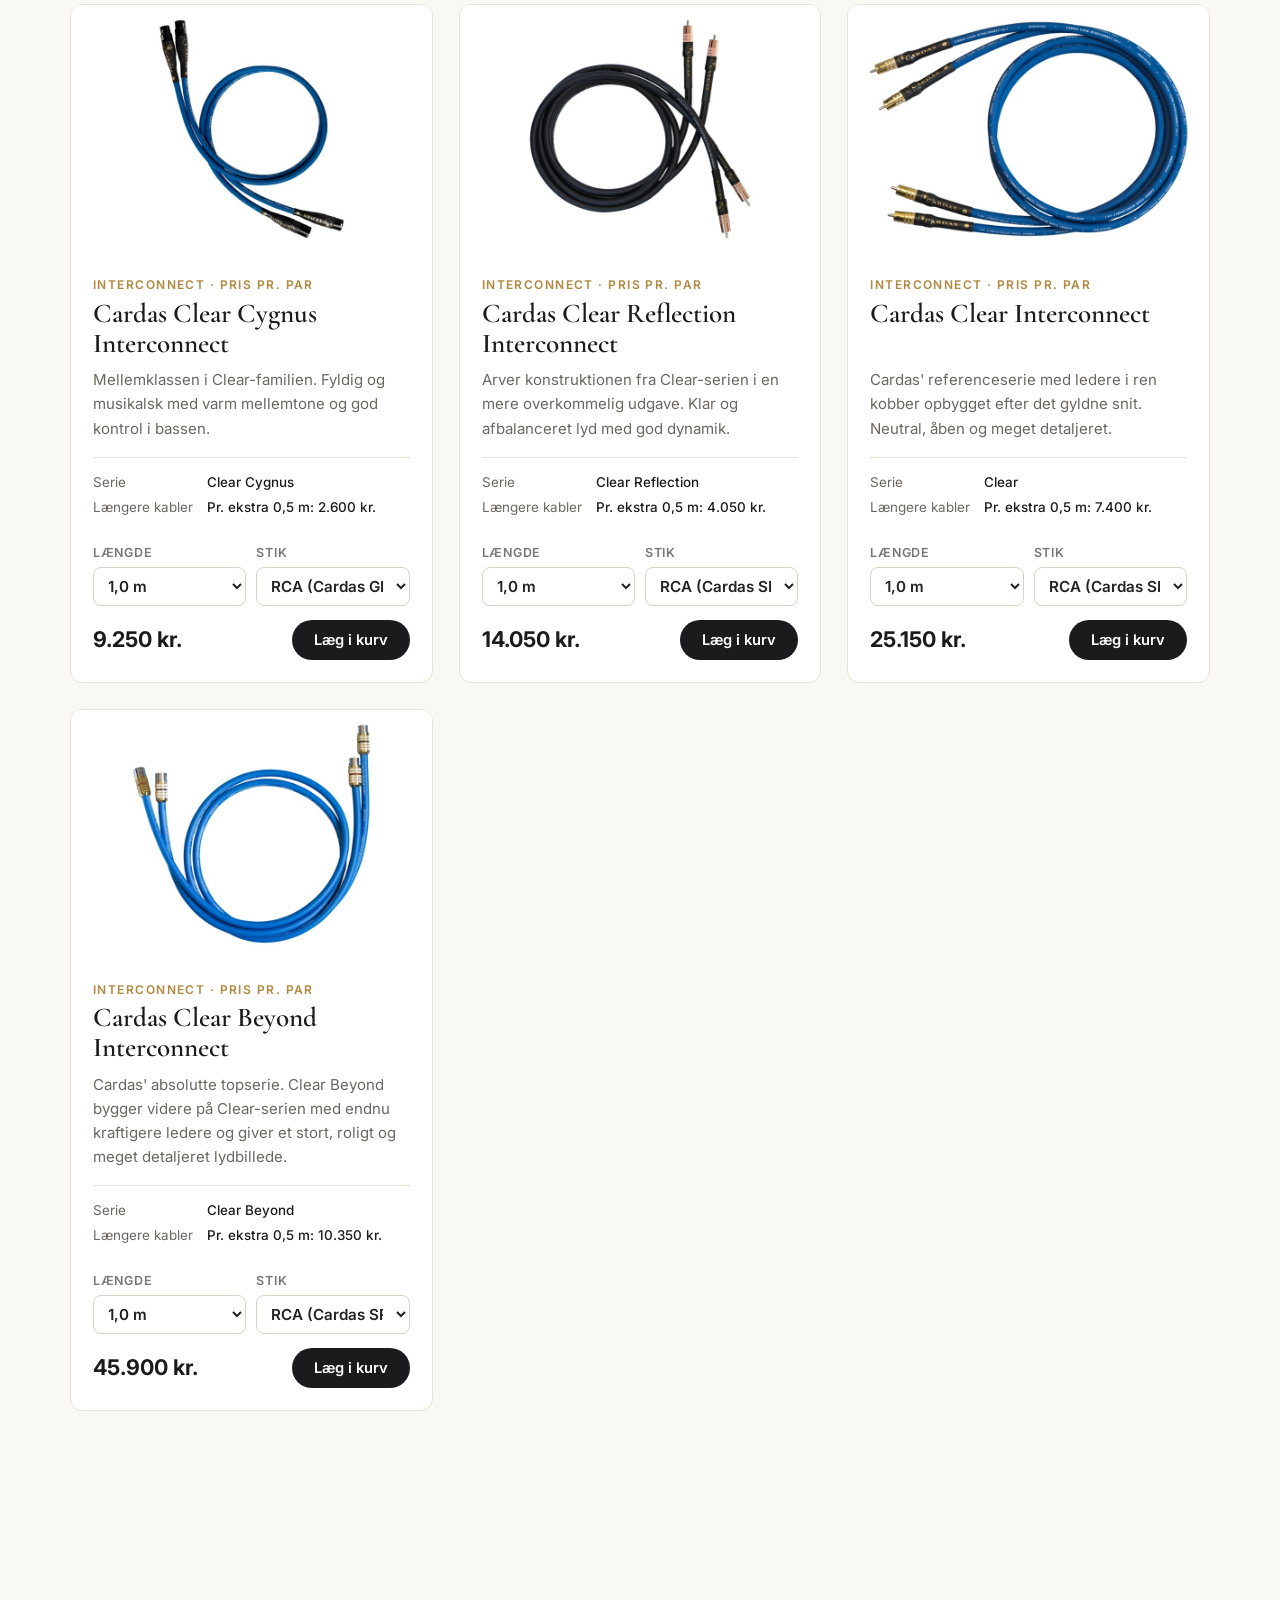
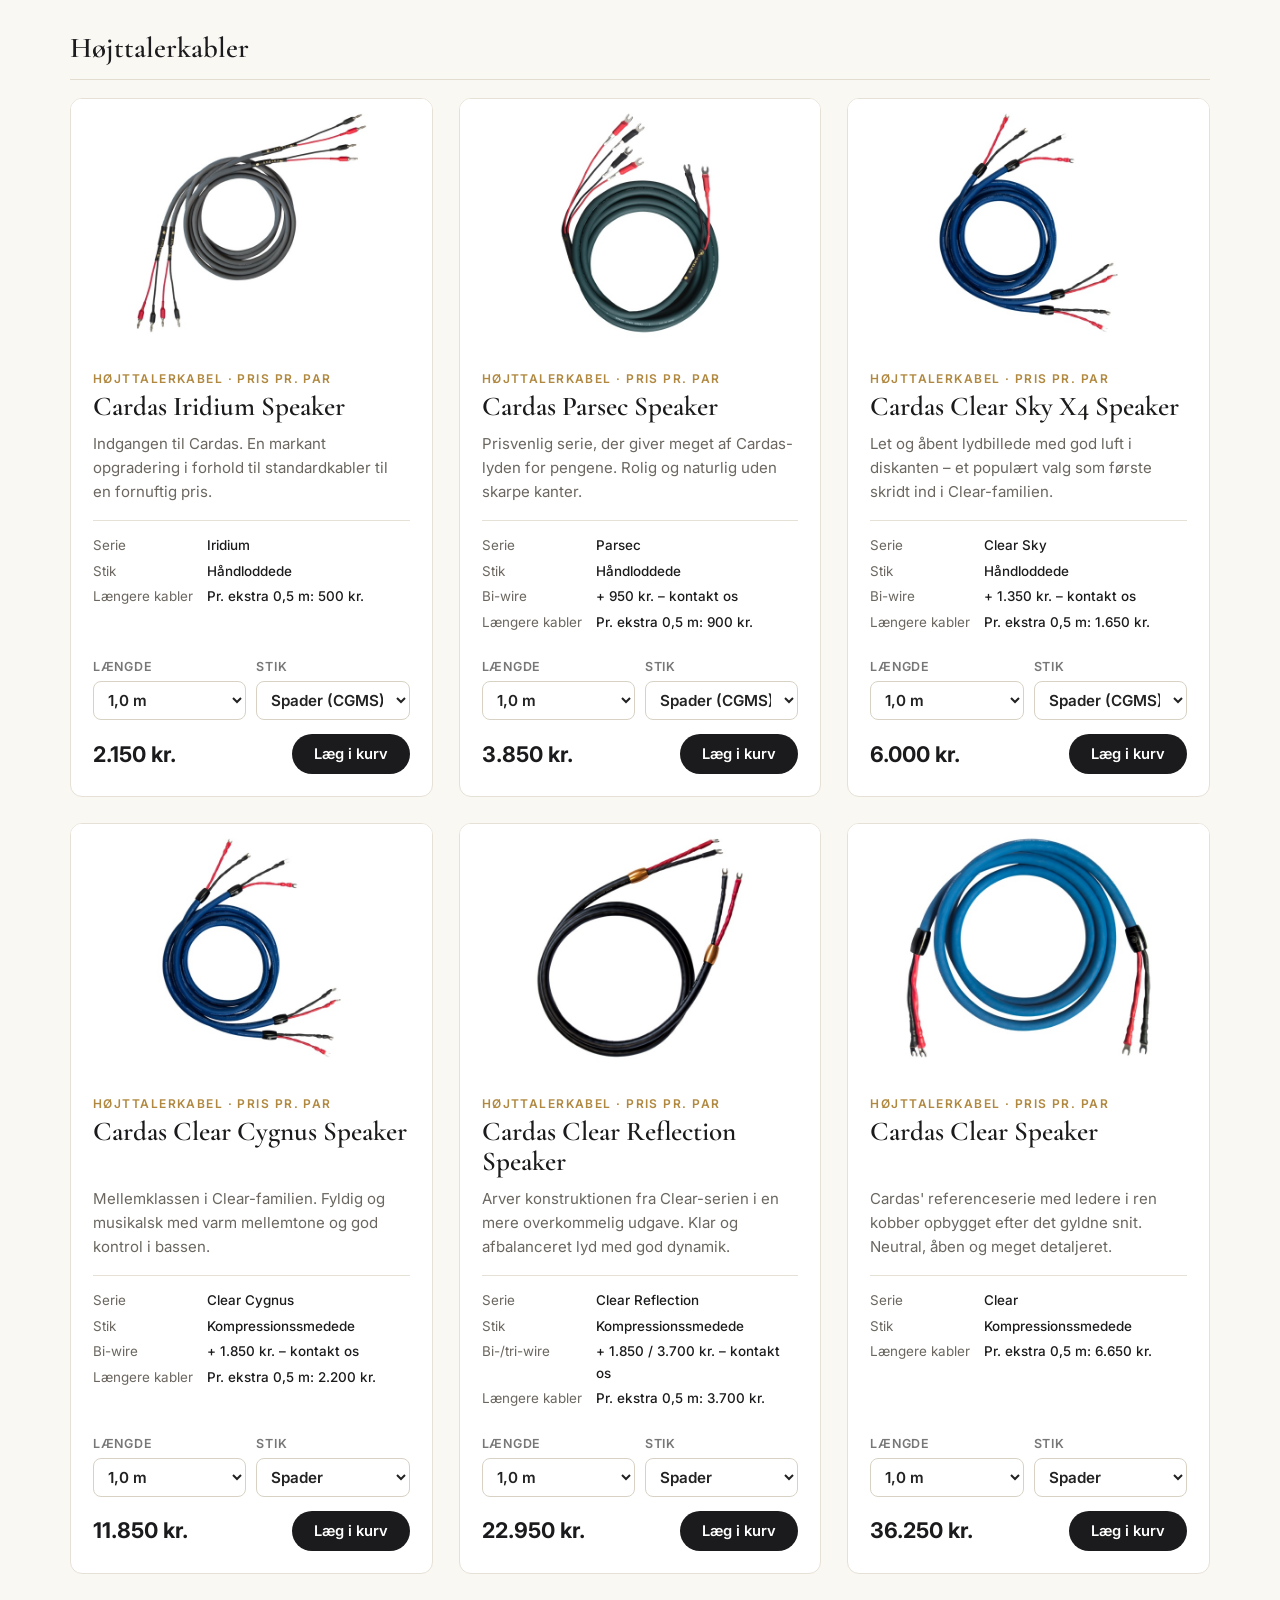
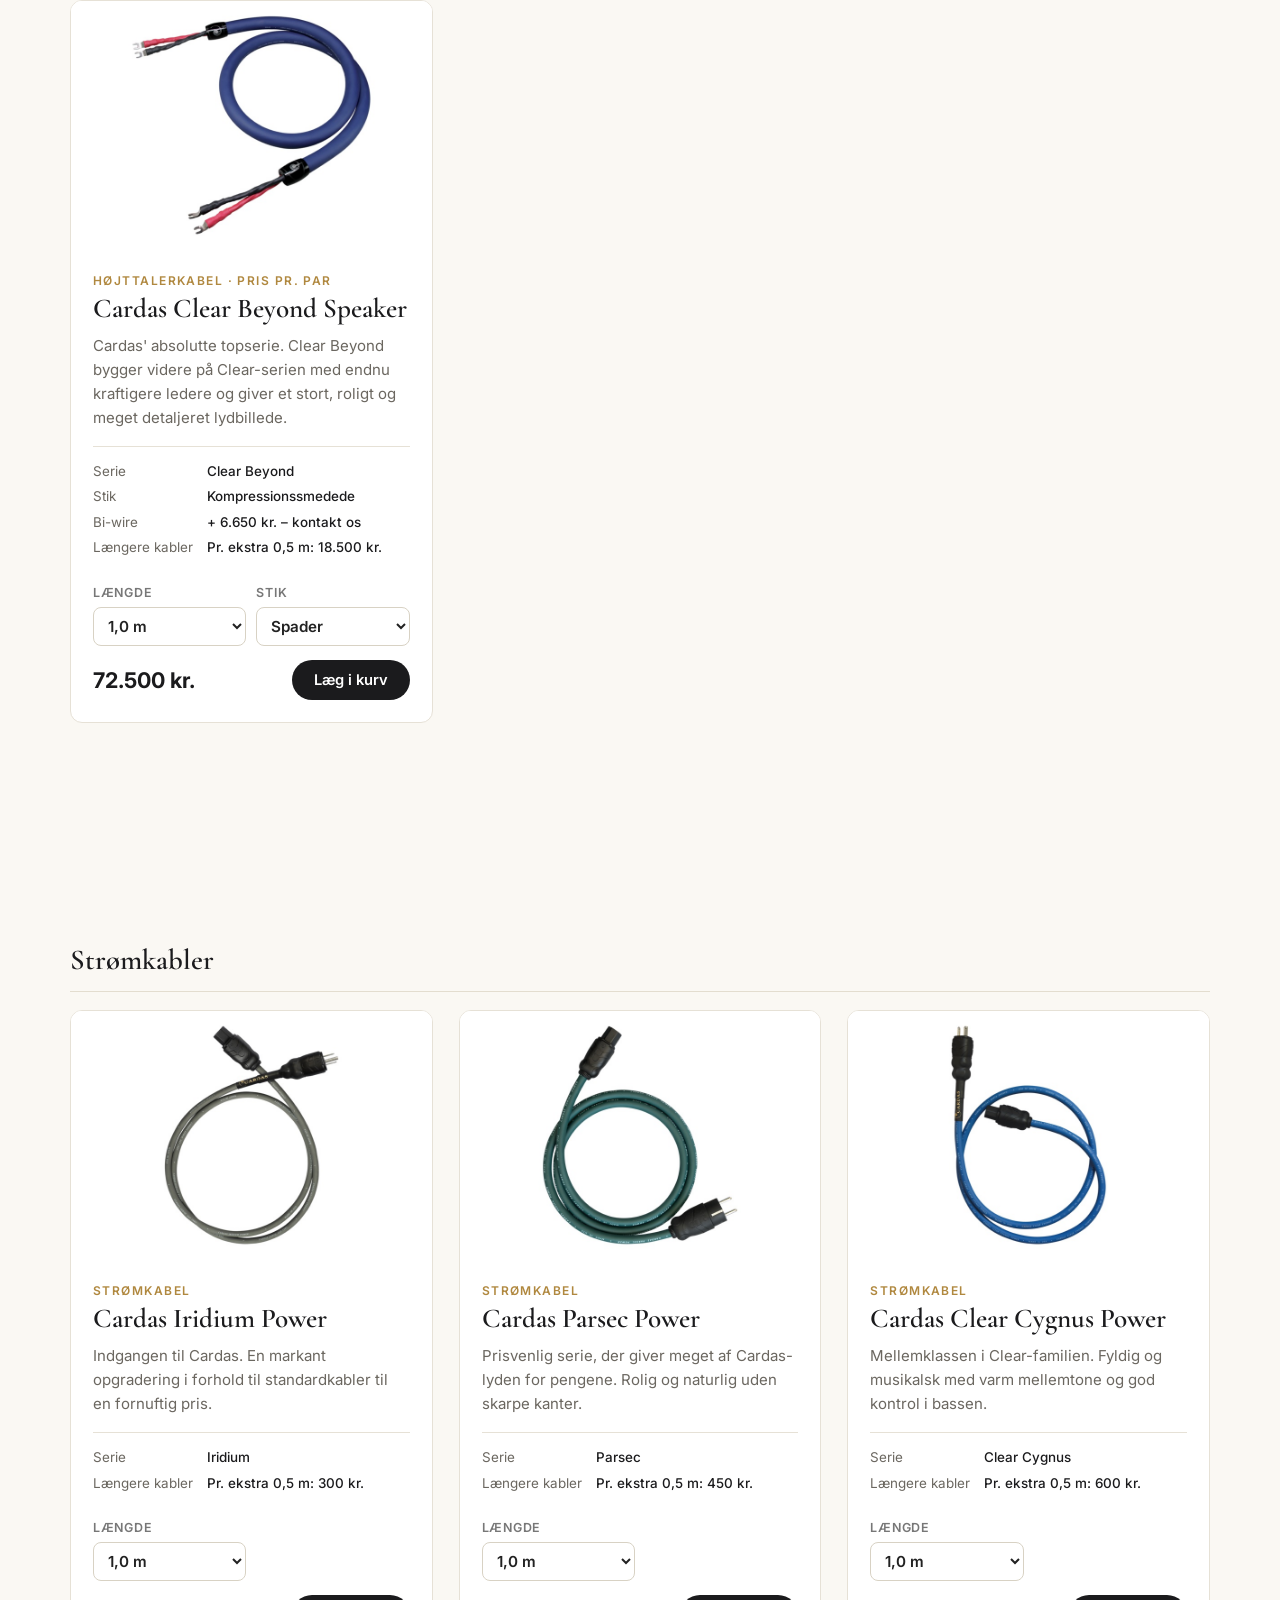
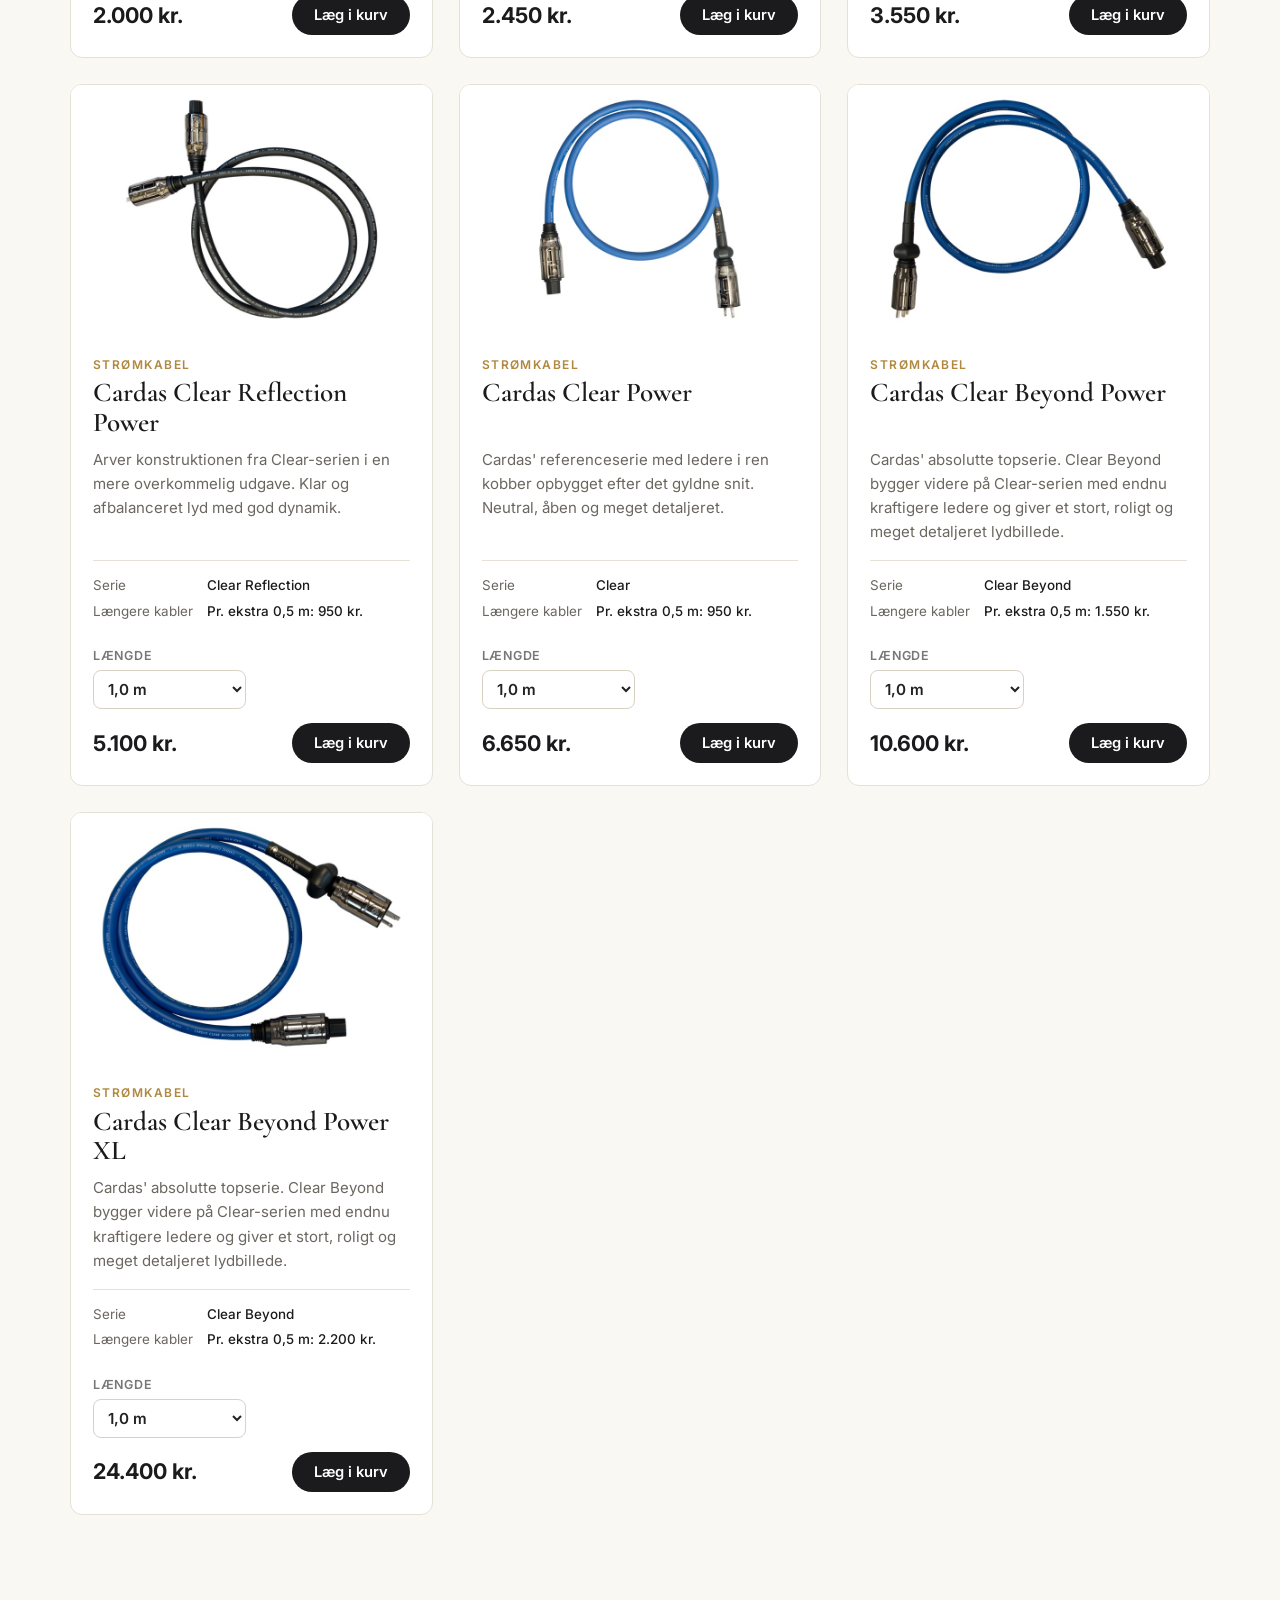
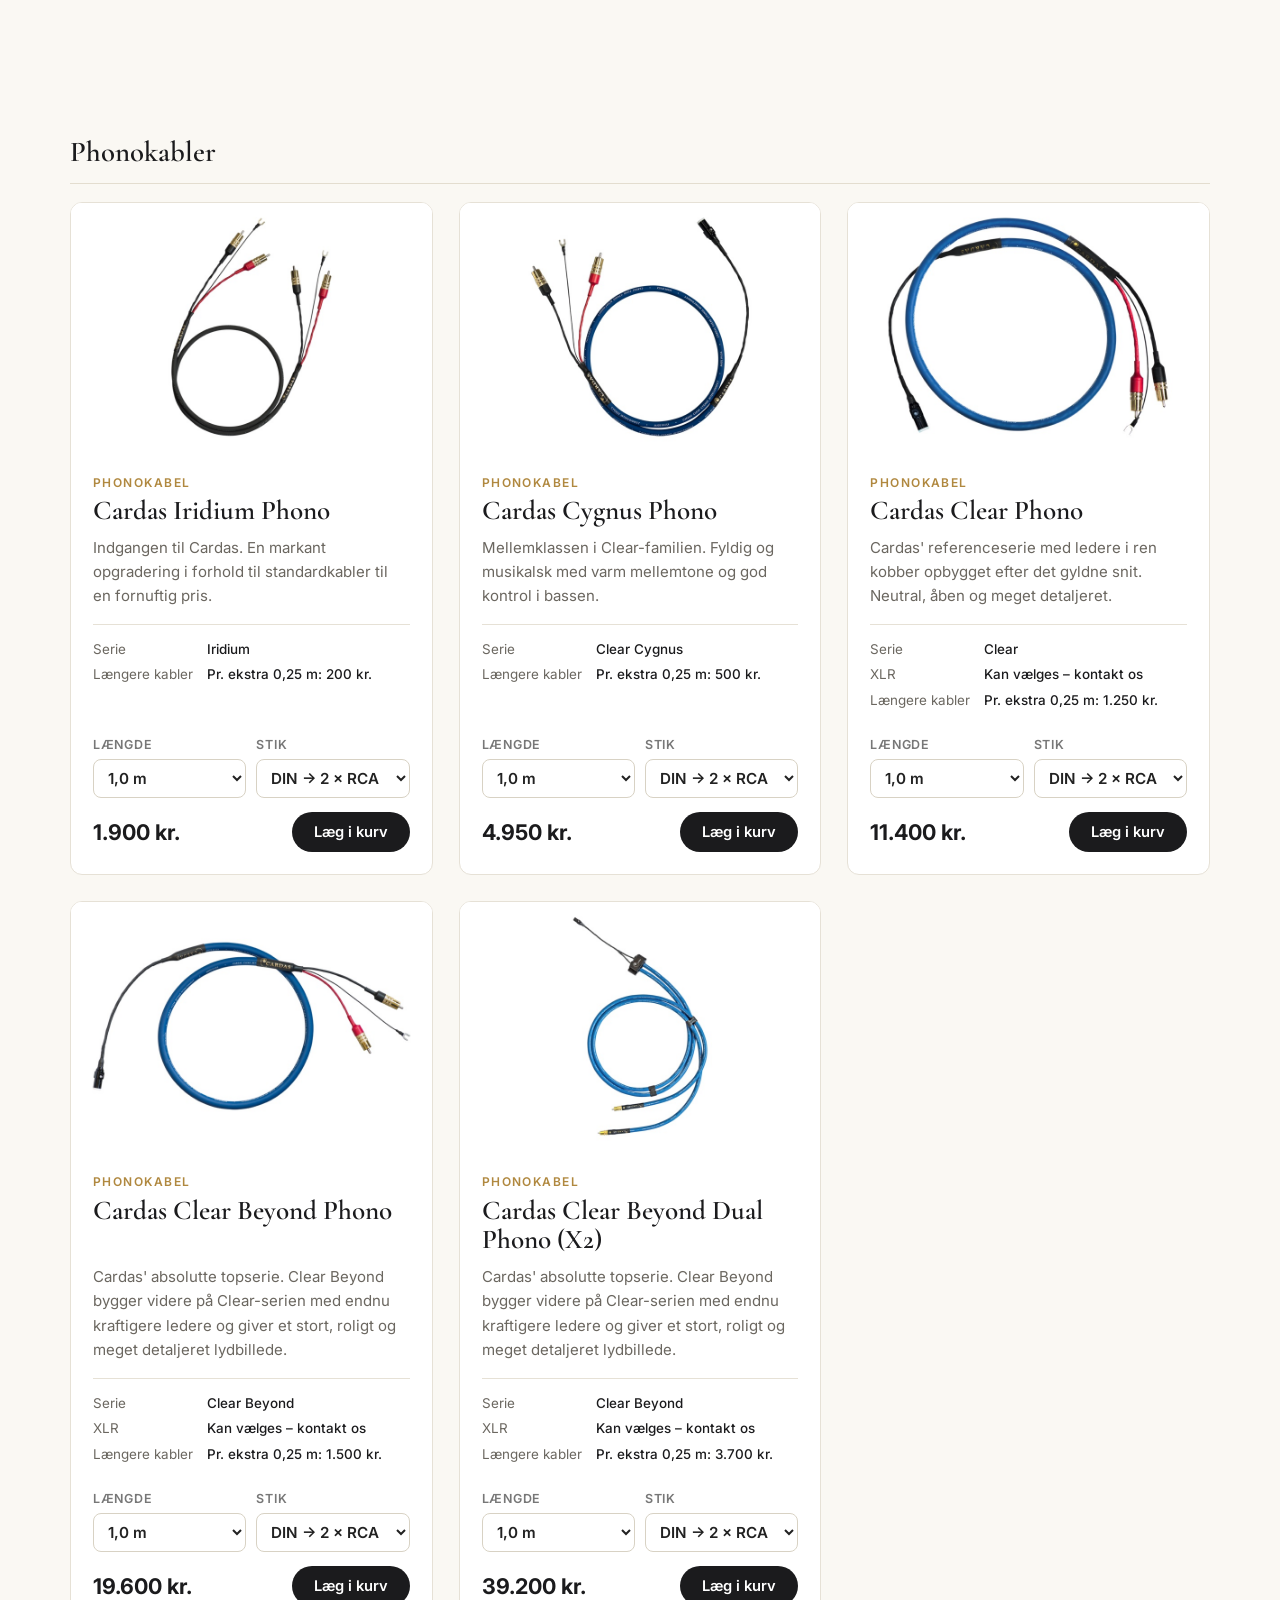
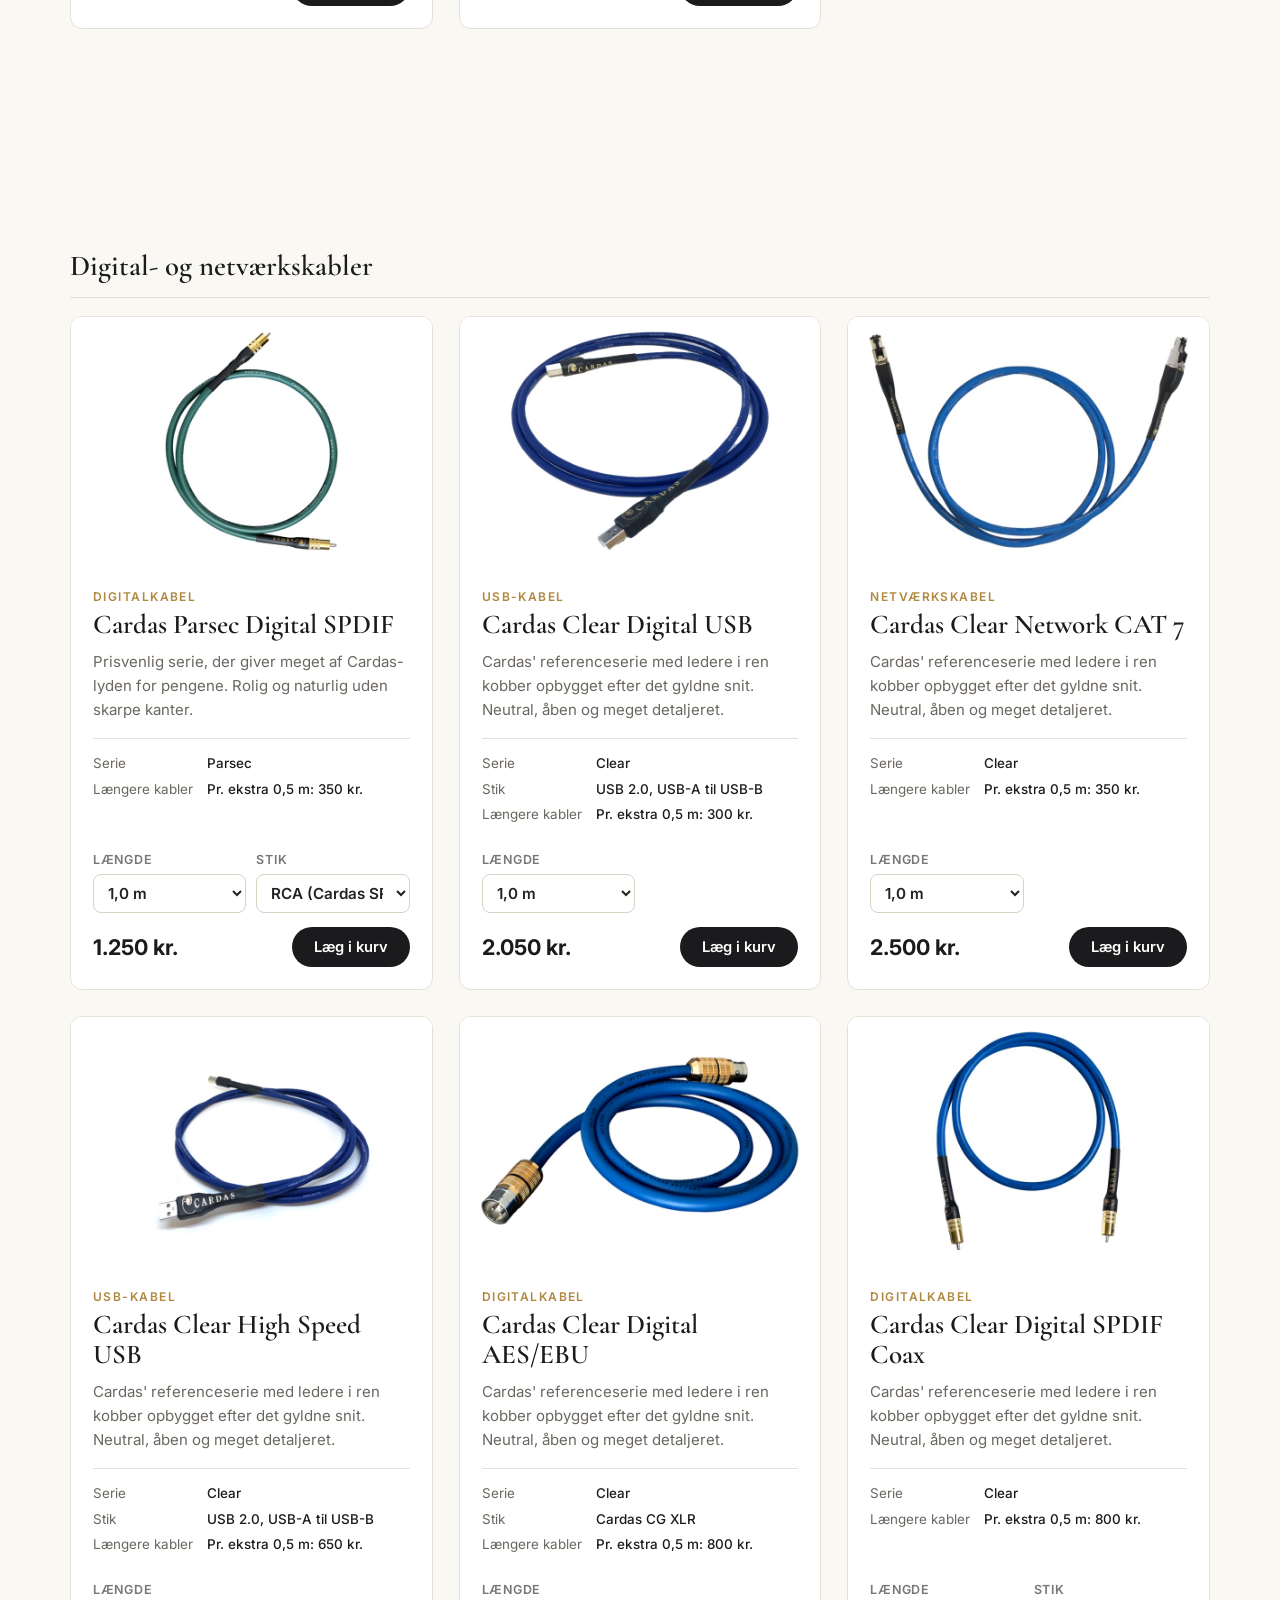
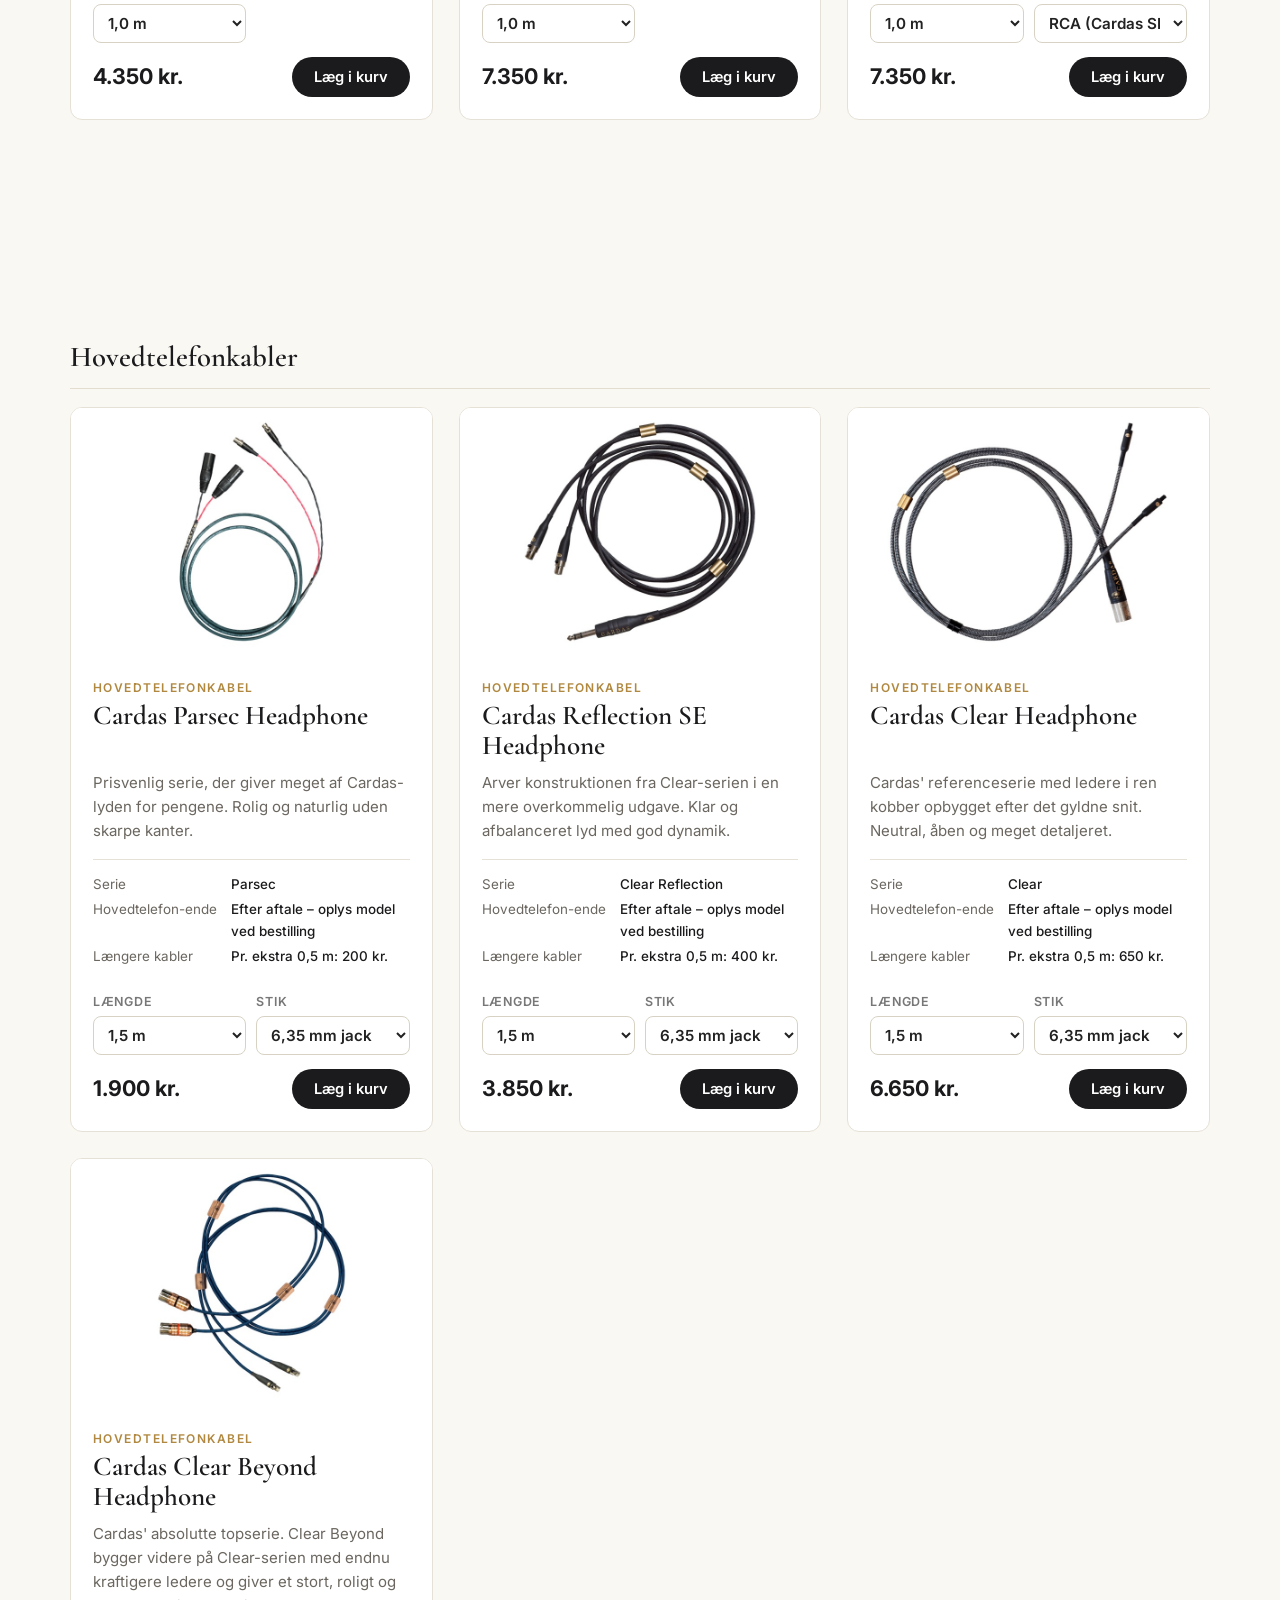
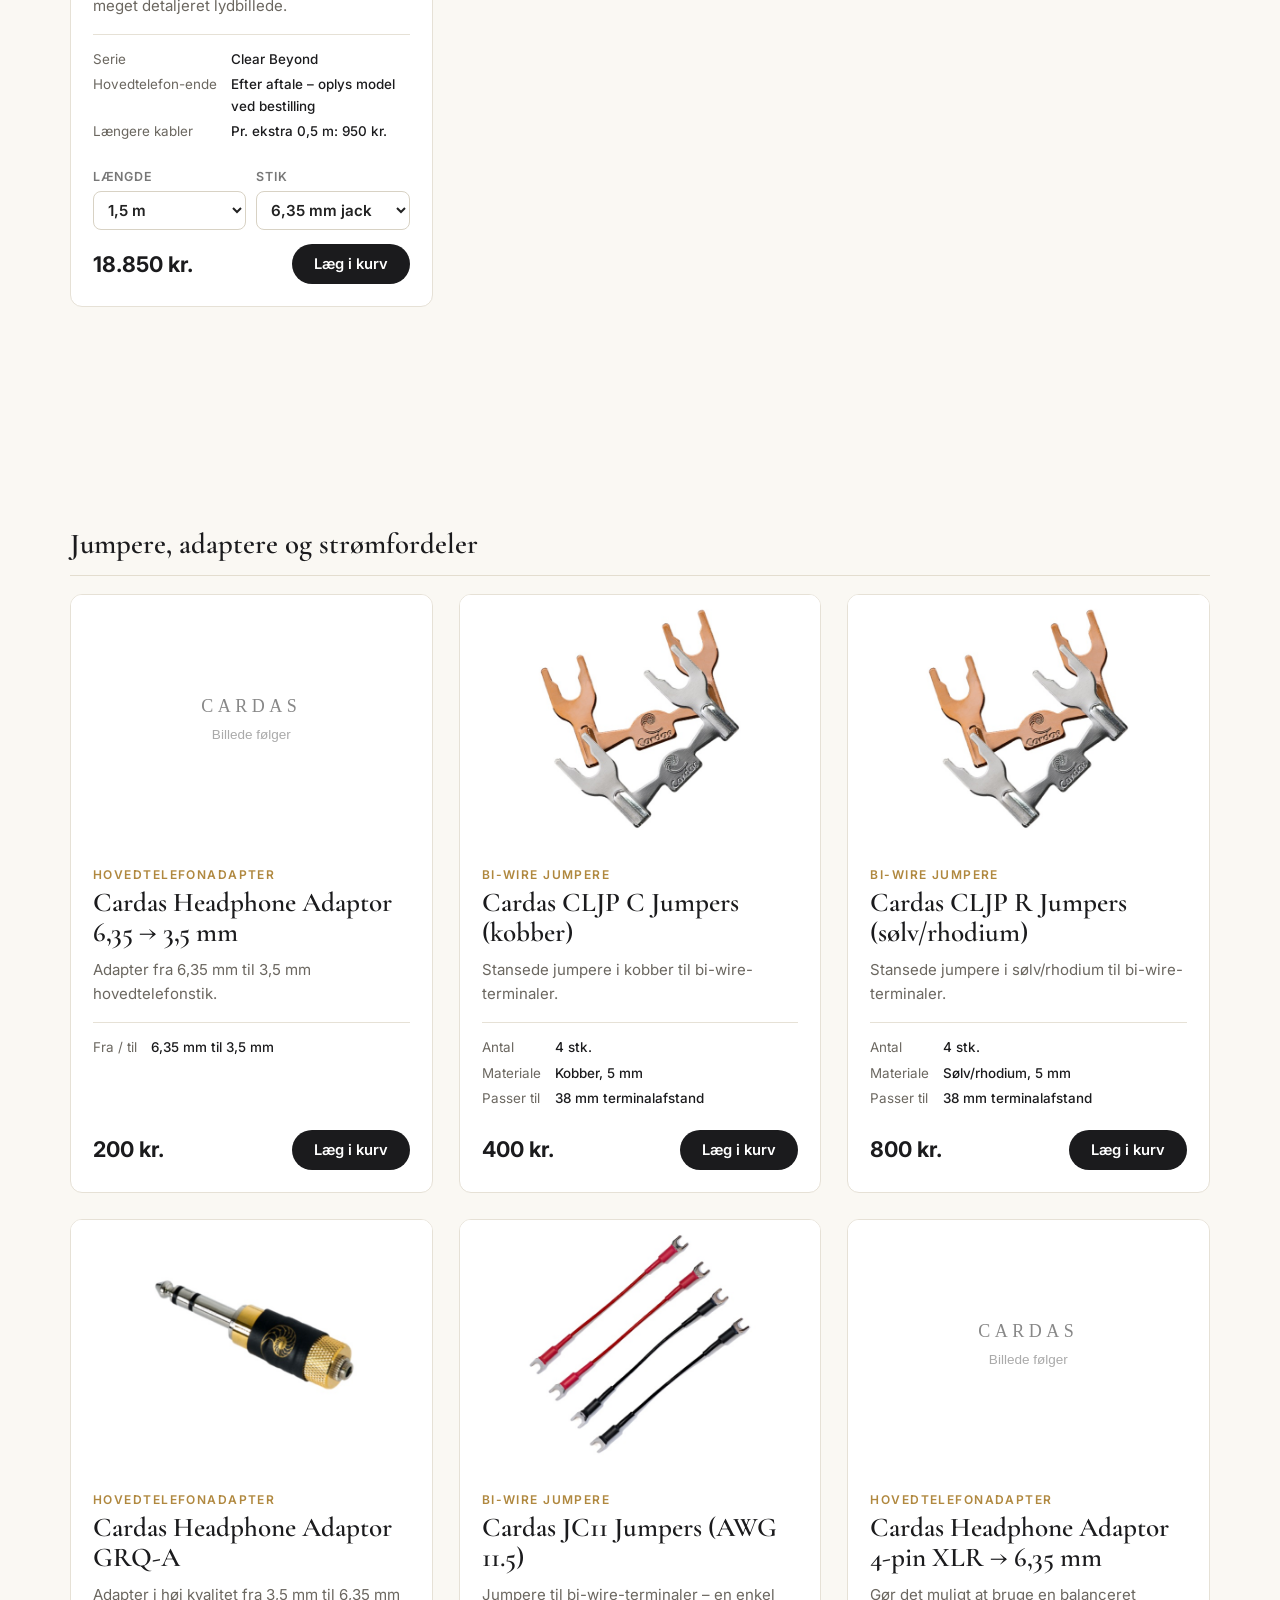
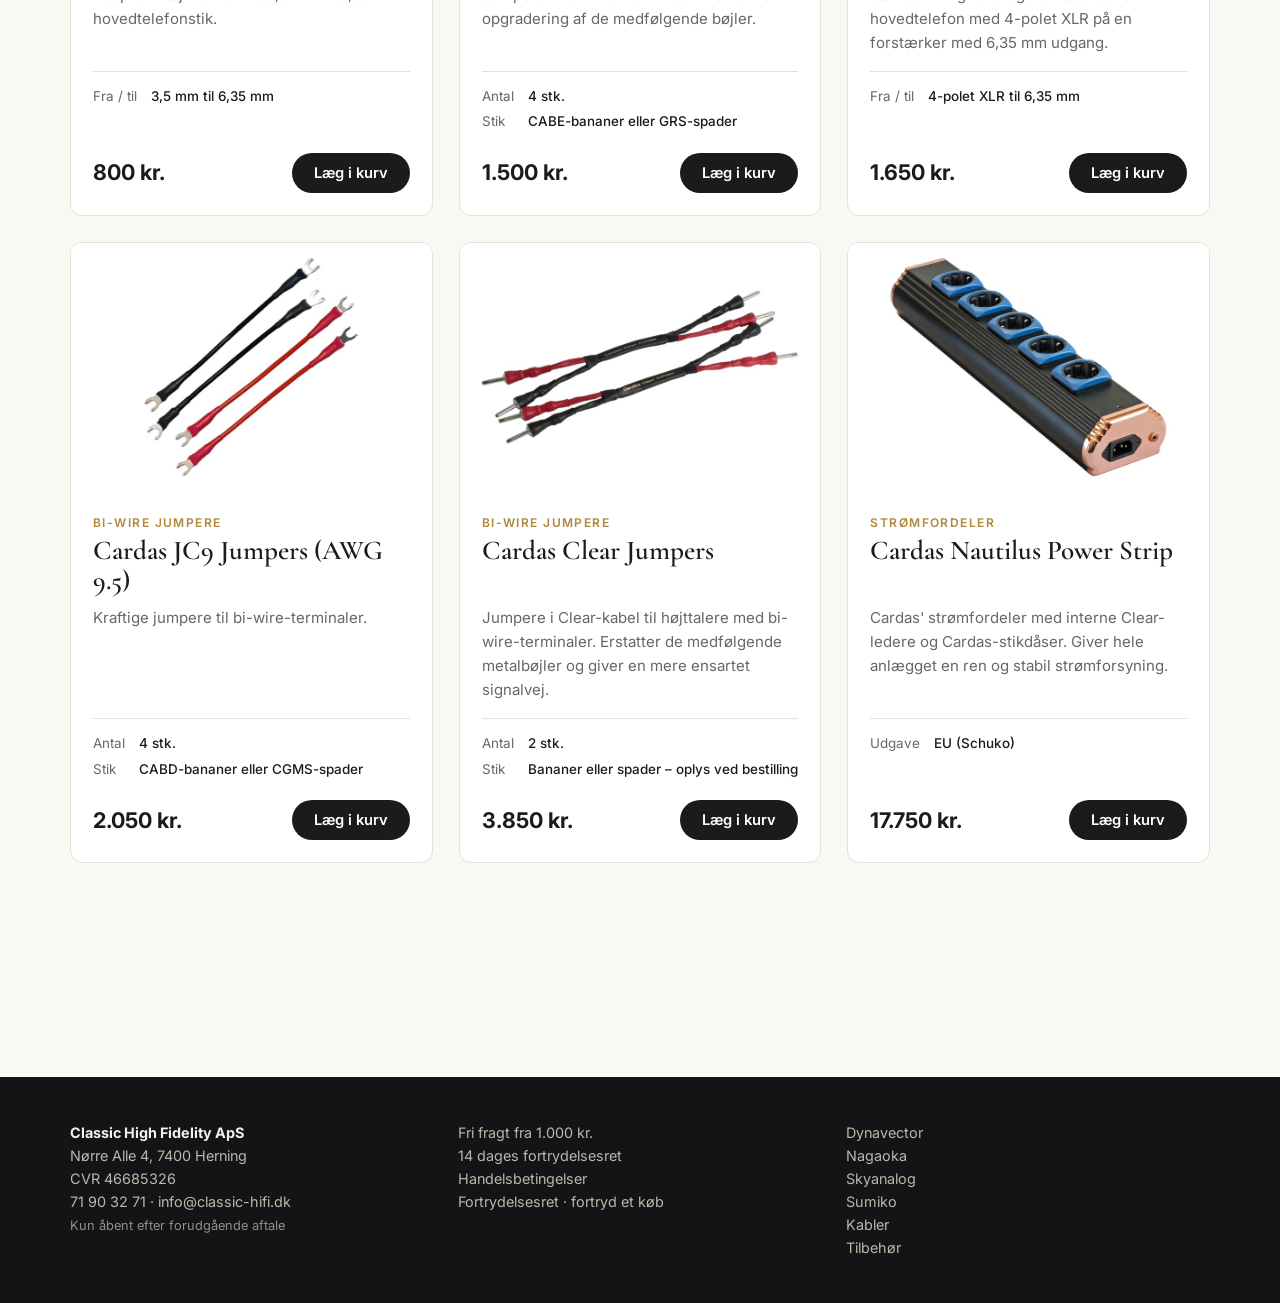
<file: kabler.html>
<!doctype html>
<html lang="da">
<head>
  <meta charset="utf-8">
  <meta name="viewport" content="width=device-width, initial-scale=1">
  <link rel="preconnect" href="https://fonts.googleapis.com">
  <link href="https://fonts.googleapis.com/css2?family=Cormorant+Garamond:wght@500;600&family=Inter:wght@400;500;600;700&family=Jost:wght@400&display=swap" rel="stylesheet">
  <link rel="stylesheet" href="css/style.css?v=202611131947">
  <link rel="icon" type="image/png" sizes="32x32" href="img/favicon-32.png">
  <link rel="apple-touch-icon" href="img/apple-touch-icon.png">
  <script src="js/products.js?v=202611131947" defer></script>
  <script src="js/cardas.js?v=202611131947" defer></script>
  <script src="js/skyanalog.js?v=202611131947" defer></script>
  <script src="js/sumiko.js?v=202611131947" defer></script>
  <script src="js/shop.js?v=202611131947" defer></script>
  <title>Kabler fra Cardas – Classic HiFi Fidelity</title>
</head>
<body data-page="kabler">
  <section class="brand-hero">
    <div class="wrap" id="brand-intro"></div>
  </section>
  <section>
    <div class="wrap">
      <div class="section-head">
        <h2>Produkter</h2>
        <div class="toolbar">
          <span id="count"></span>
          <select id="sort" aria-label="Sortér">
            <option value="asc">Pris: lav til høj</option>
            <option value="desc">Pris: høj til lav</option>
            <option value="none">Standard</option>
          </select>
        </div>
      </div>
      <div class="grid" id="product-grid"></div>
    </div>
  </section>
</body>
</html>
</file>
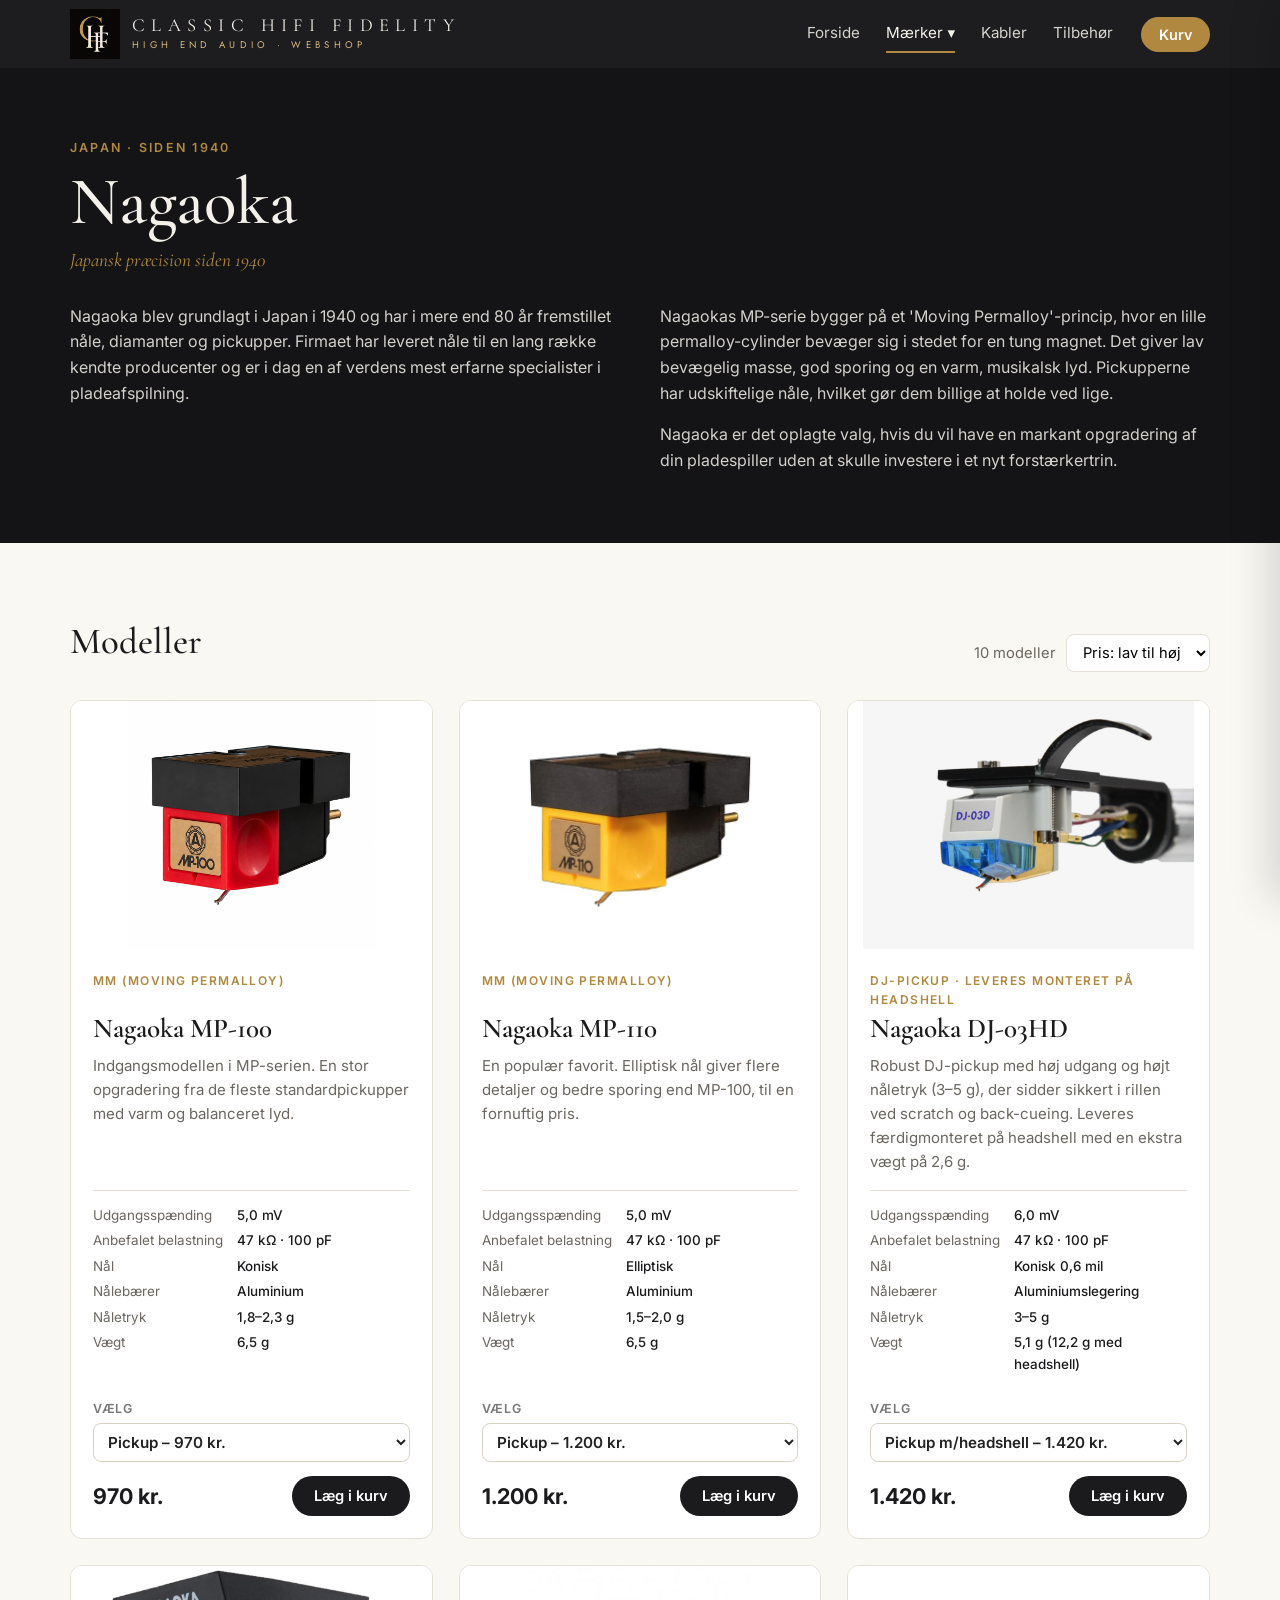
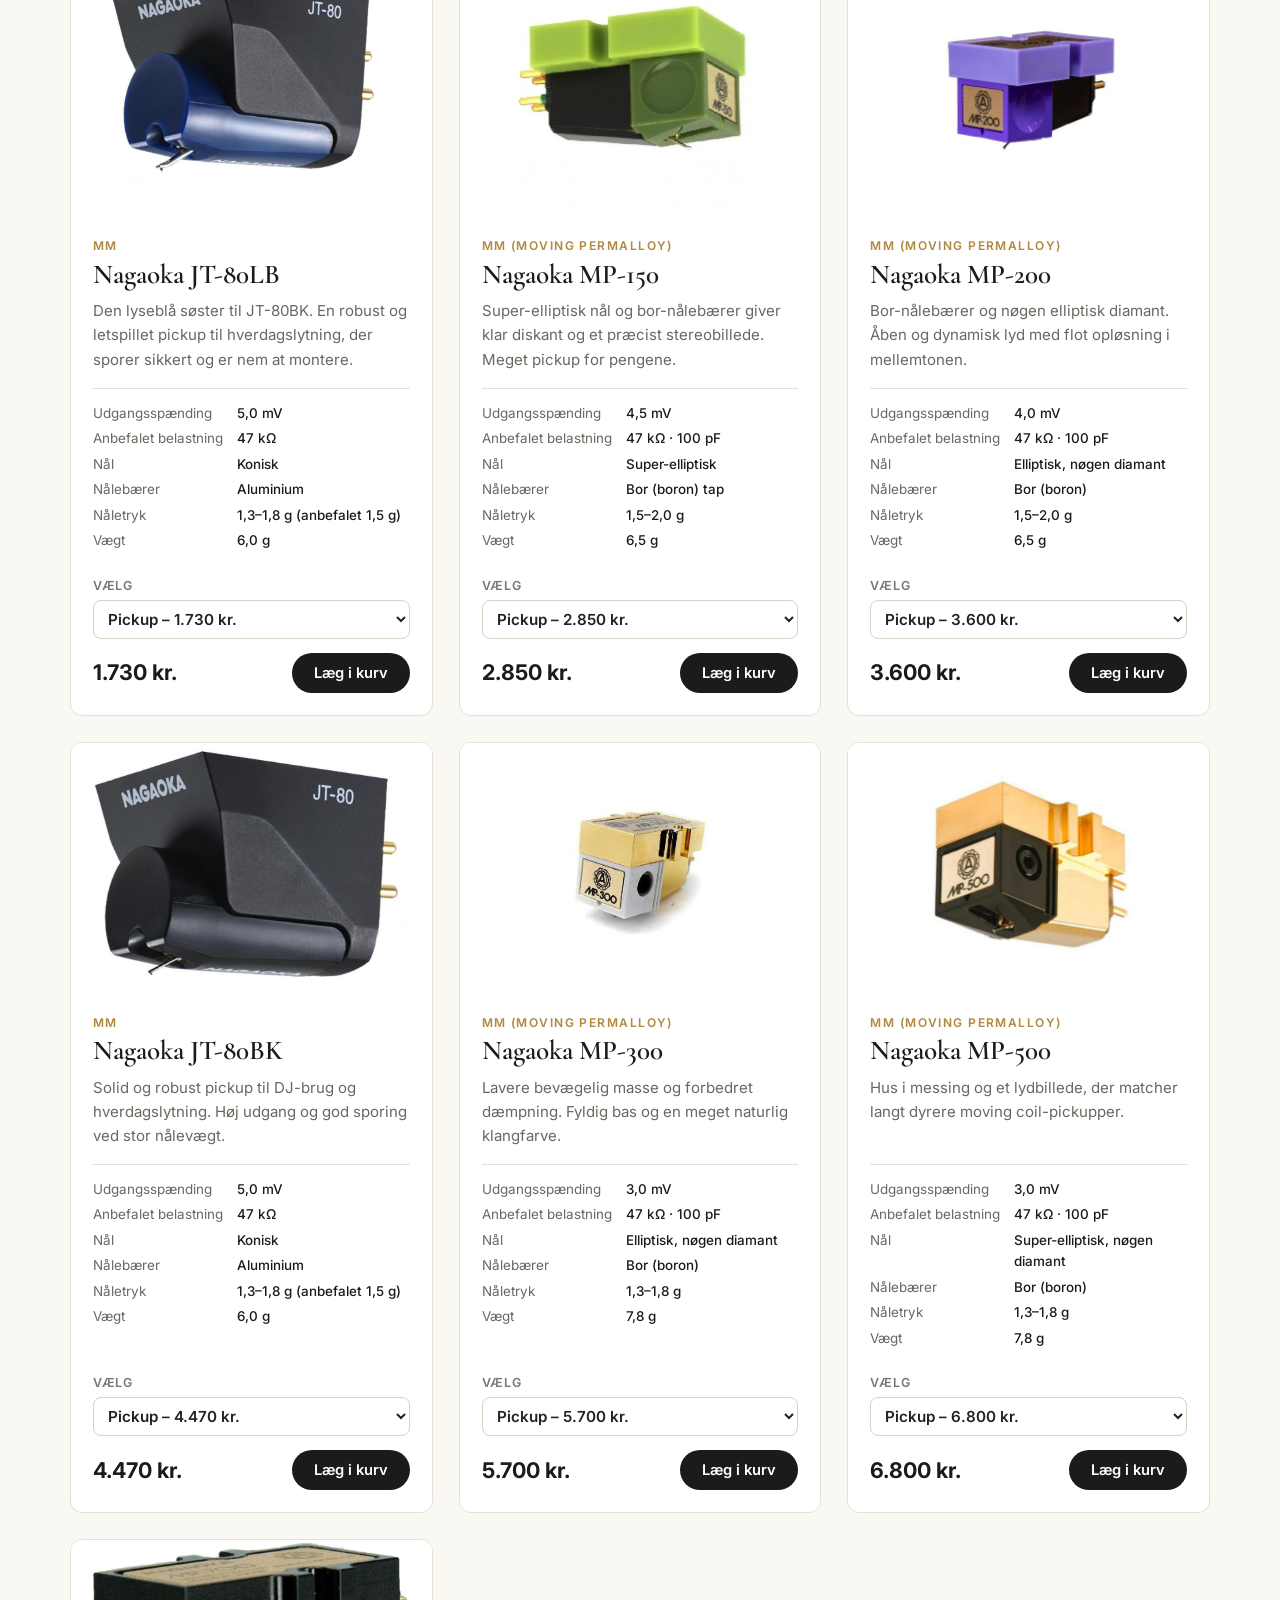
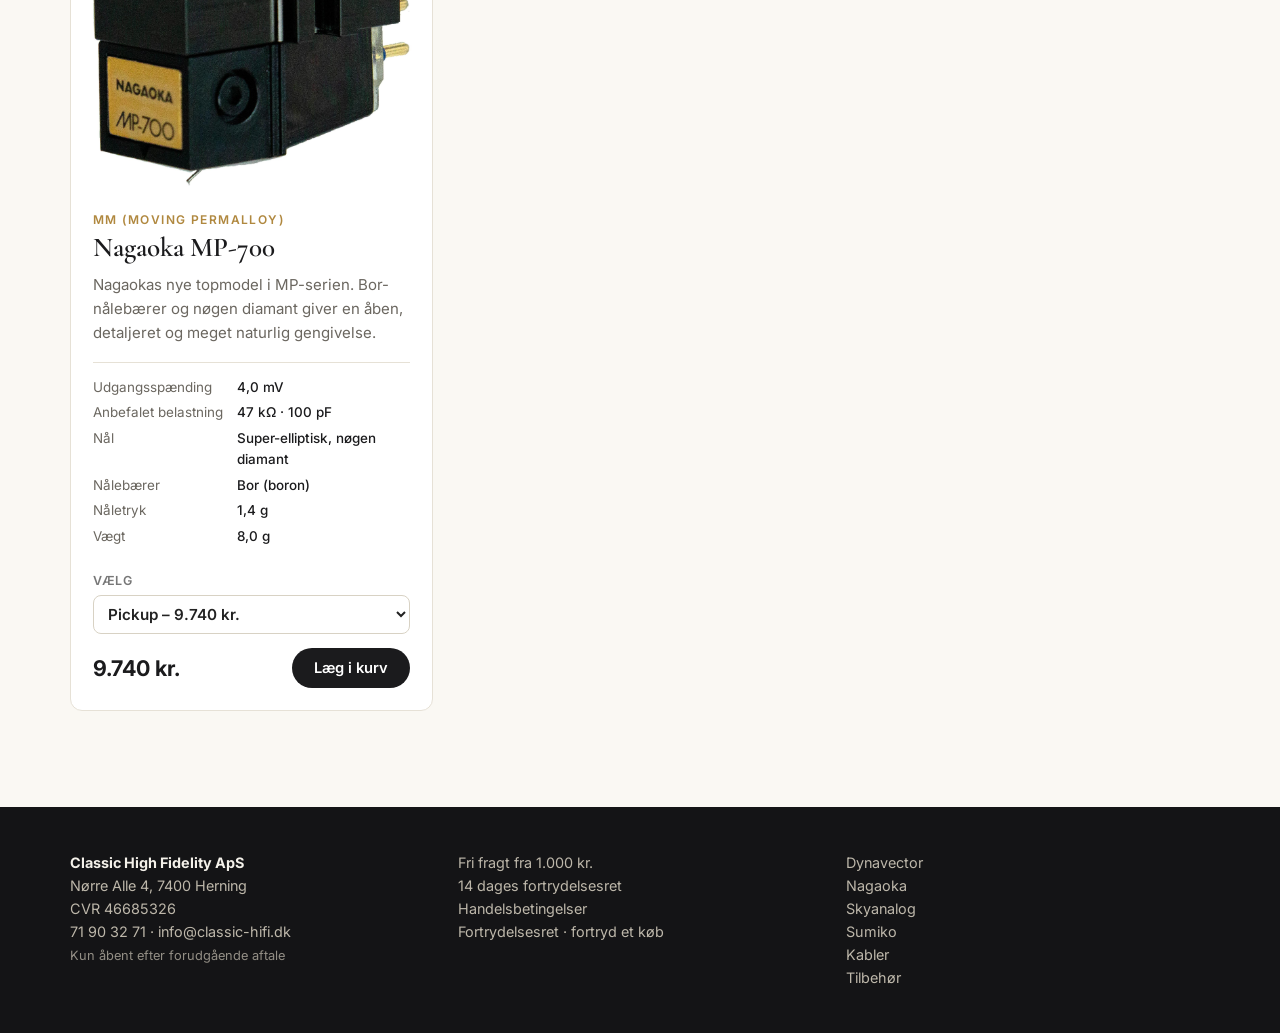
<file: nagaoka.html>
<!doctype html>
<html lang="da">
<head>
  <meta charset="utf-8">
  <meta name="viewport" content="width=device-width, initial-scale=1">
  <link rel="preconnect" href="https://fonts.googleapis.com">
  <link href="https://fonts.googleapis.com/css2?family=Cormorant+Garamond:wght@500;600&family=Inter:wght@400;500;600;700&family=Jost:wght@400&display=swap" rel="stylesheet">
  <link rel="stylesheet" href="css/style.css?v=202611131947">
  <link rel="icon" type="image/png" sizes="32x32" href="img/favicon-32.png">
  <link rel="apple-touch-icon" href="img/apple-touch-icon.png">
  <script src="js/products.js?v=202611131947" defer></script>
  <script src="js/cardas.js?v=202611131947" defer></script>
  <script src="js/skyanalog.js?v=202611131947" defer></script>
  <script src="js/sumiko.js?v=202611131947" defer></script>
  <script src="js/shop.js?v=202611131947" defer></script>
  <title>Nagaoka pickupper – Classic HiFi Fidelity</title>
</head>
<body data-page="nagaoka">
  <section class="brand-hero">
    <div class="wrap" id="brand-intro"></div>
  </section>
  <section>
    <div class="wrap">
      <div class="section-head">
        <h2>Modeller</h2>
        <div class="toolbar">
          <span id="count"></span>
          <select id="sort" aria-label="Sortér">
            <option value="asc">Pris: lav til høj</option>
            <option value="desc">Pris: høj til lav</option>
            <option value="none">Standard</option>
          </select>
        </div>
      </div>
      <div class="grid" id="product-grid"></div>
    </div>
  </section>
</body>
</html>
</file>
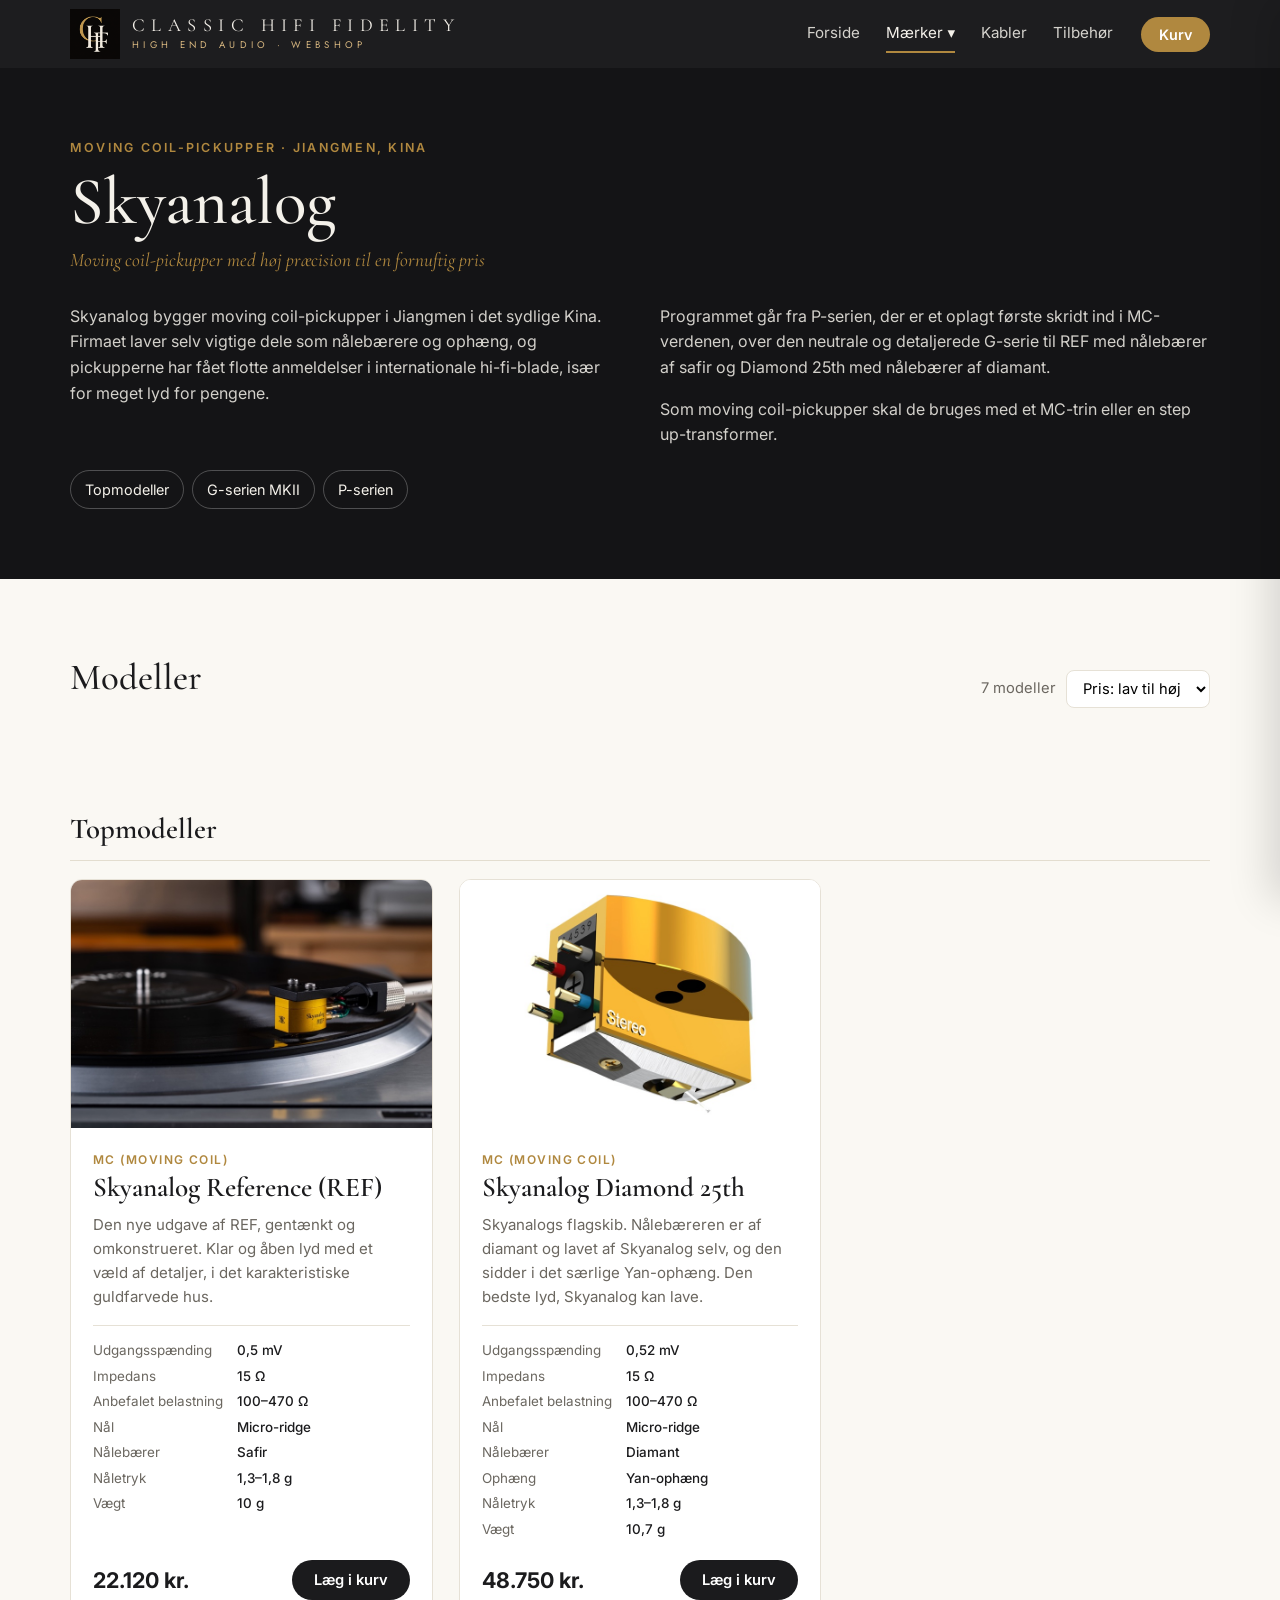
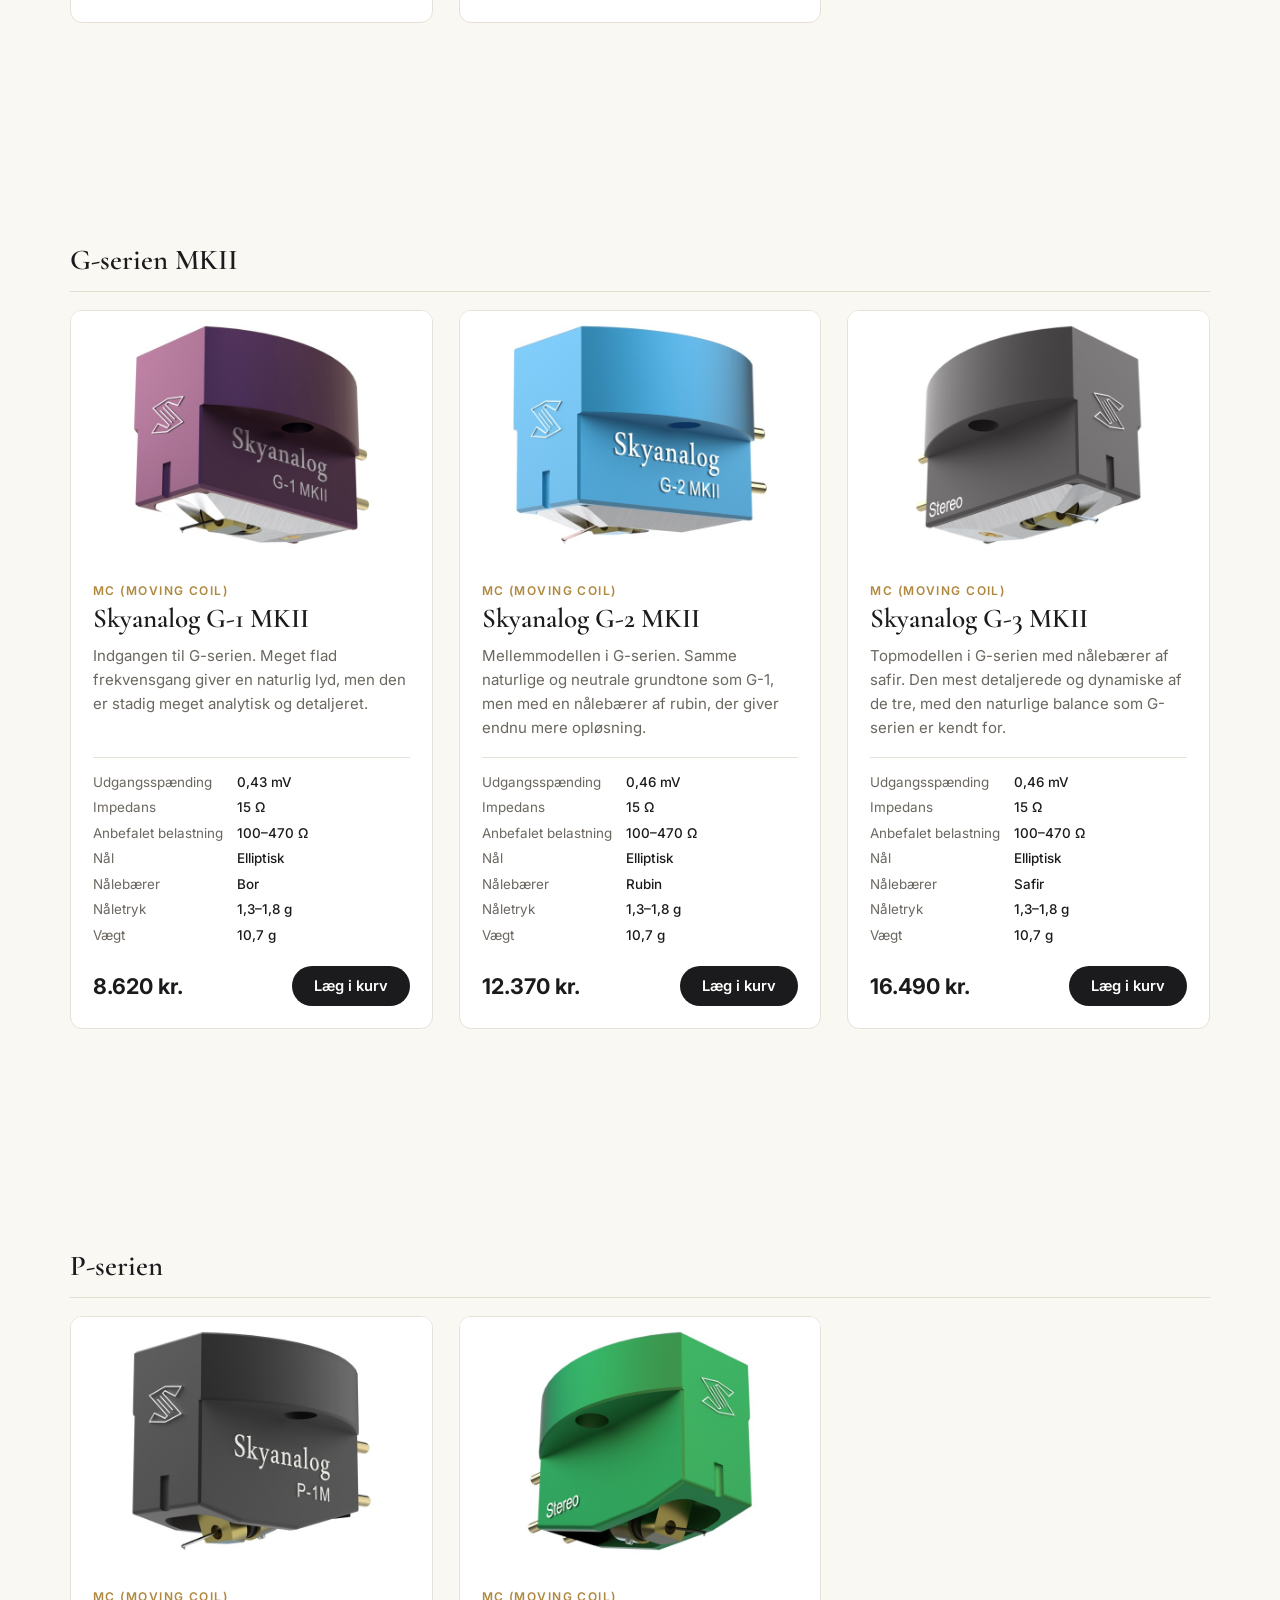
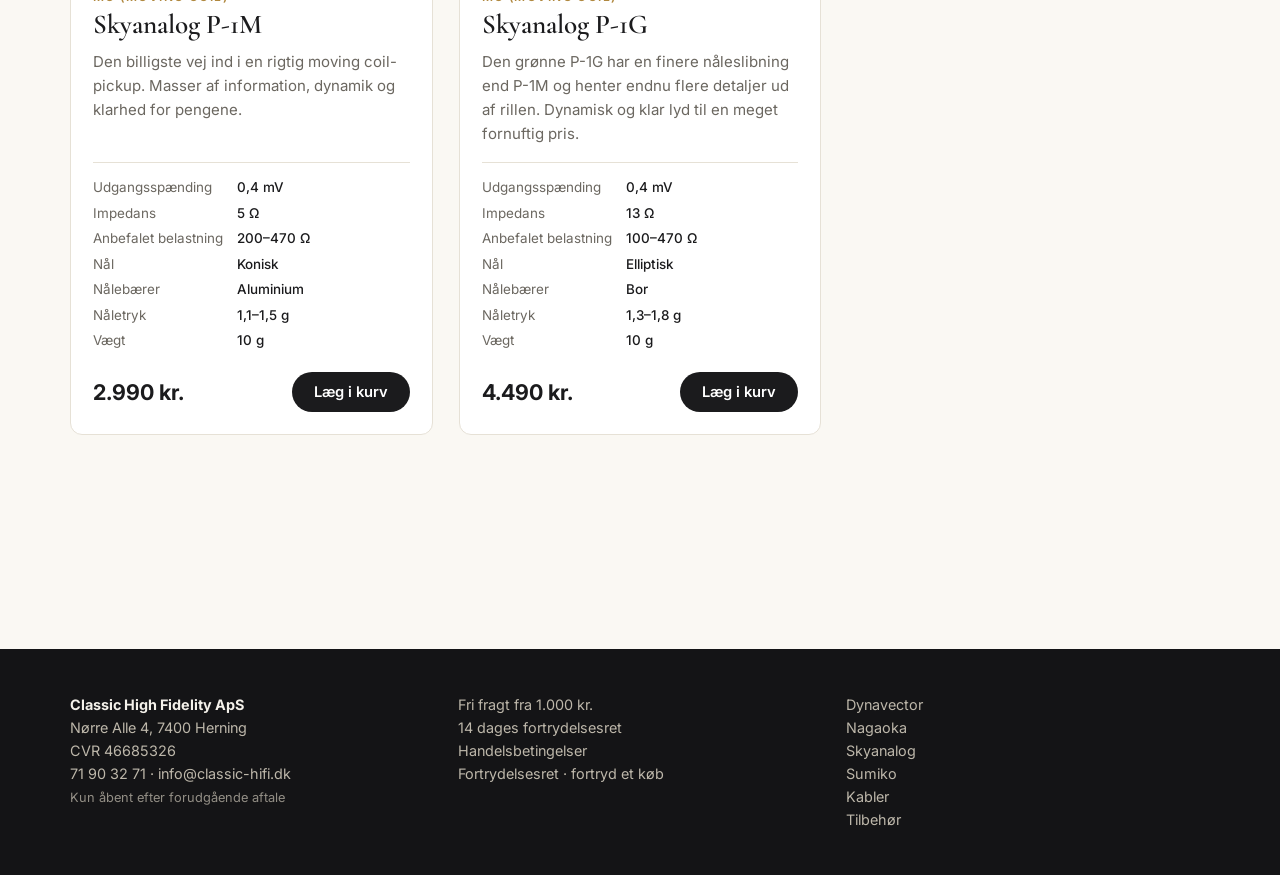
<file: skyanalog.html>
<!doctype html>
<html lang="da">
<head>
  <meta charset="utf-8">
  <meta name="viewport" content="width=device-width, initial-scale=1">
  <link rel="preconnect" href="https://fonts.googleapis.com">
  <link href="https://fonts.googleapis.com/css2?family=Cormorant+Garamond:wght@500;600&family=Inter:wght@400;500;600;700&family=Jost:wght@400&display=swap" rel="stylesheet">
  <link rel="stylesheet" href="css/style.css?v=202611131947">
  <link rel="icon" type="image/png" sizes="32x32" href="img/favicon-32.png">
  <link rel="apple-touch-icon" href="img/apple-touch-icon.png">
  <script src="js/products.js?v=202611131947" defer></script>
  <script src="js/cardas.js?v=202611131947" defer></script>
  <script src="js/skyanalog.js?v=202611131947" defer></script>
  <script src="js/sumiko.js?v=202611131947" defer></script>
  <script src="js/shop.js?v=202611131947" defer></script>
  <title>Skyanalog pickupper – Classic HiFi Fidelity</title>
</head>
<body data-page="skyanalog">
  <section class="brand-hero">
    <div class="wrap" id="brand-intro"></div>
  </section>
  <section>
    <div class="wrap">
      <div class="section-head">
        <h2>Modeller</h2>
        <div class="toolbar">
          <span id="count"></span>
          <select id="sort" aria-label="Sortér">
            <option value="asc">Pris: lav til høj</option>
            <option value="desc">Pris: høj til lav</option>
            <option value="none">Standard</option>
          </select>
        </div>
      </div>
      <div class="grid" id="product-grid"></div>
    </div>
  </section>
</body>
</html>
</file>
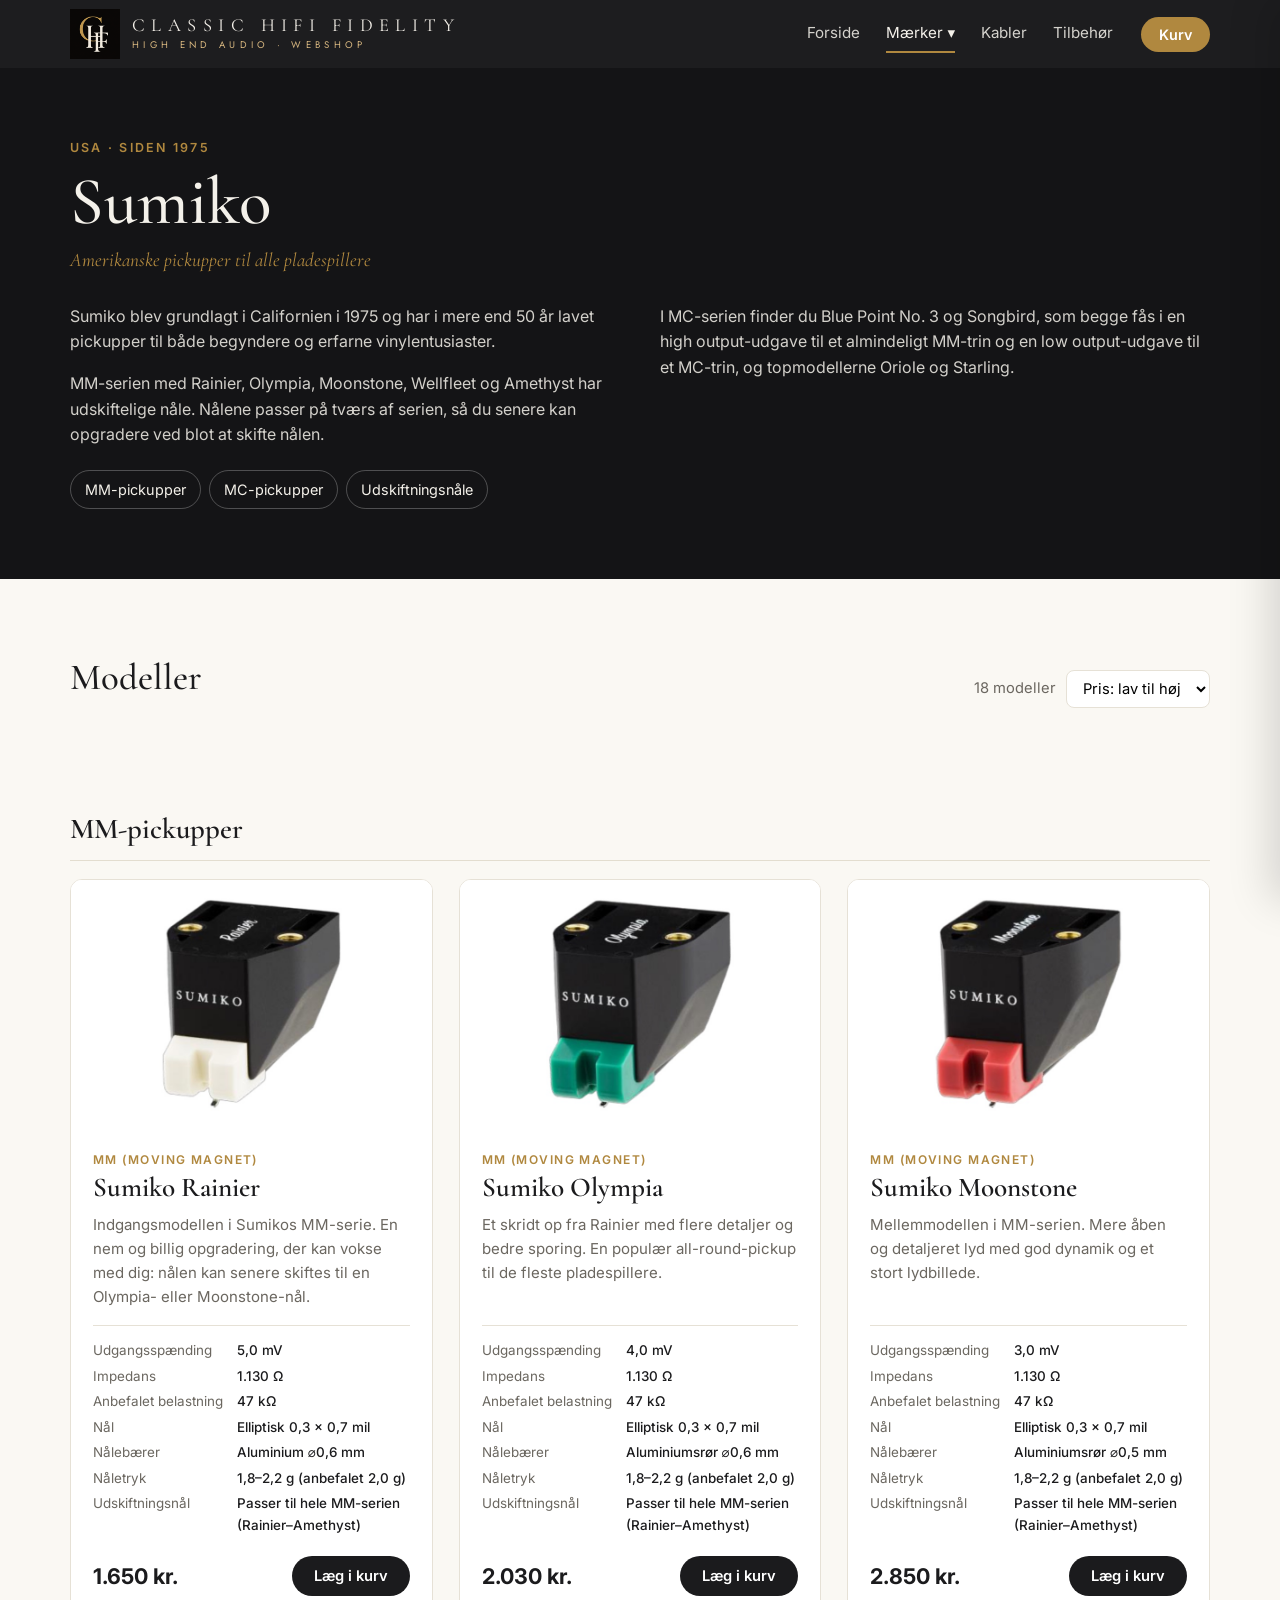
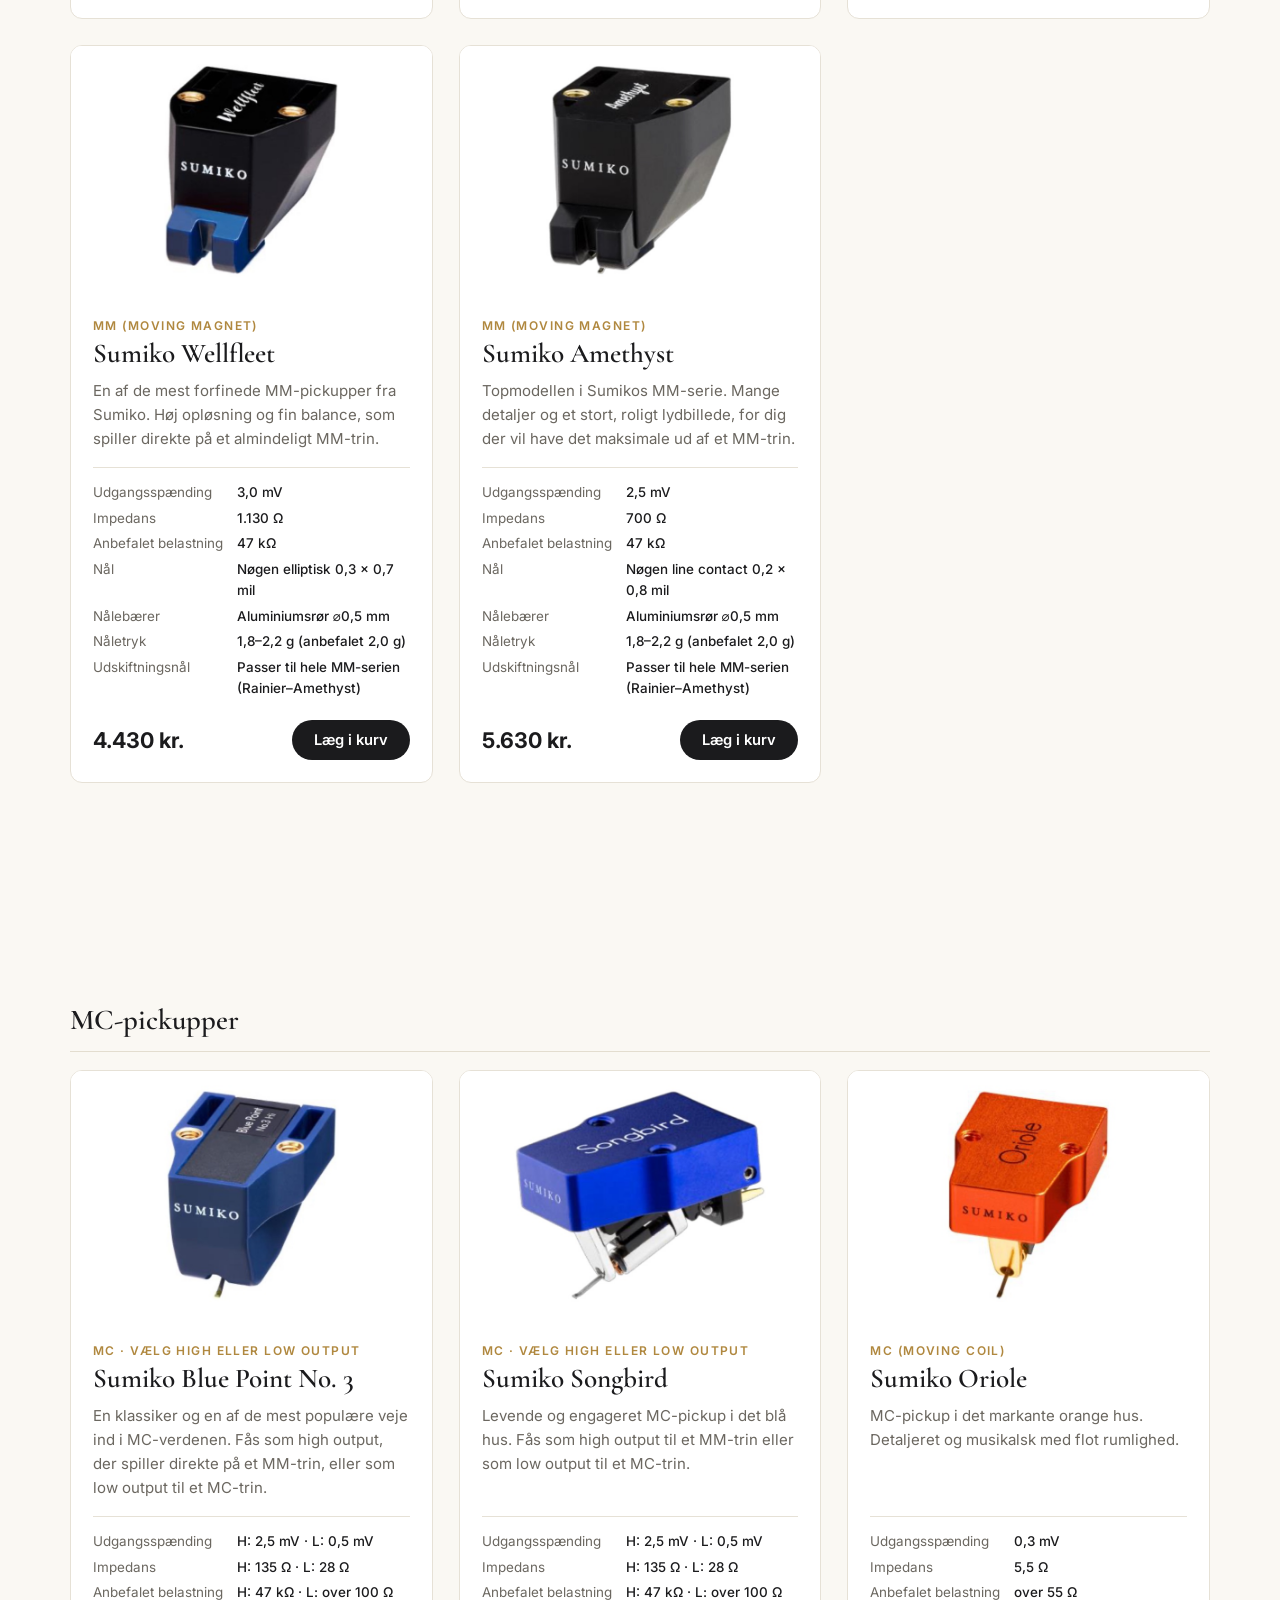
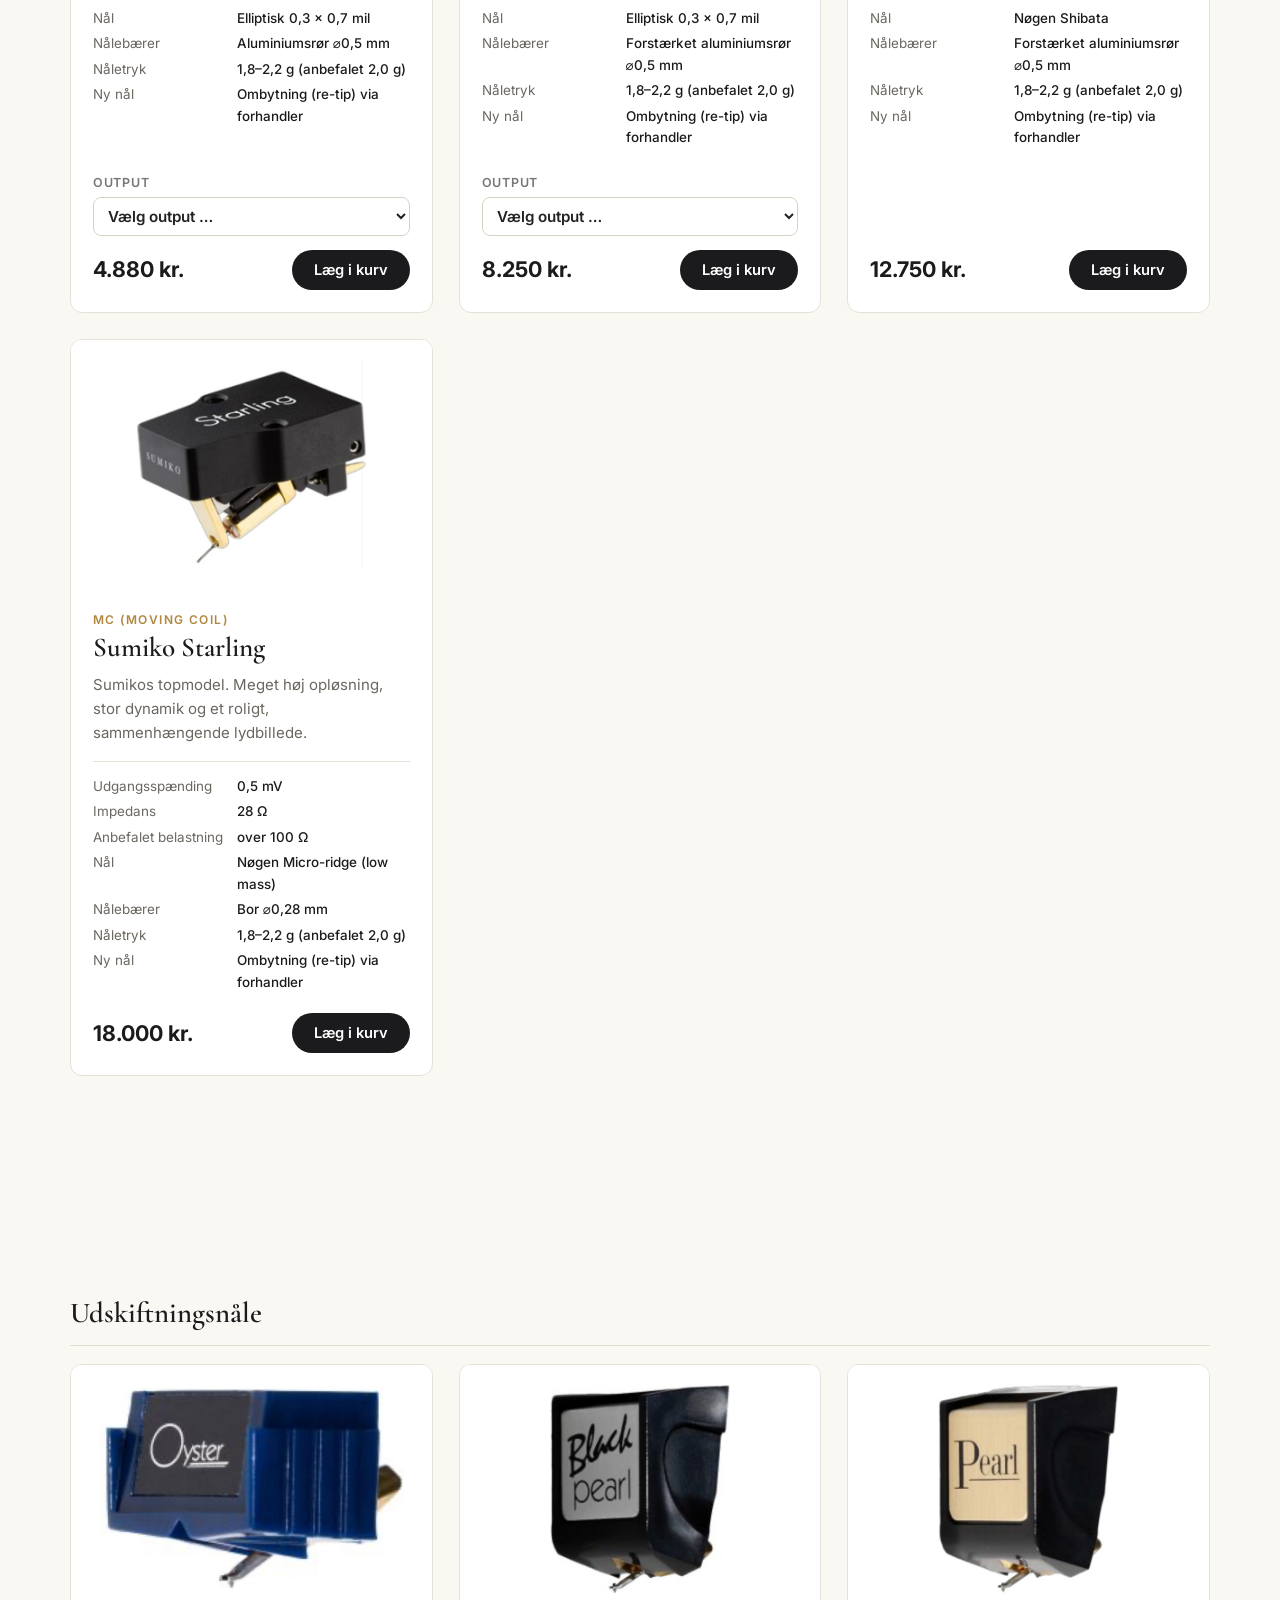
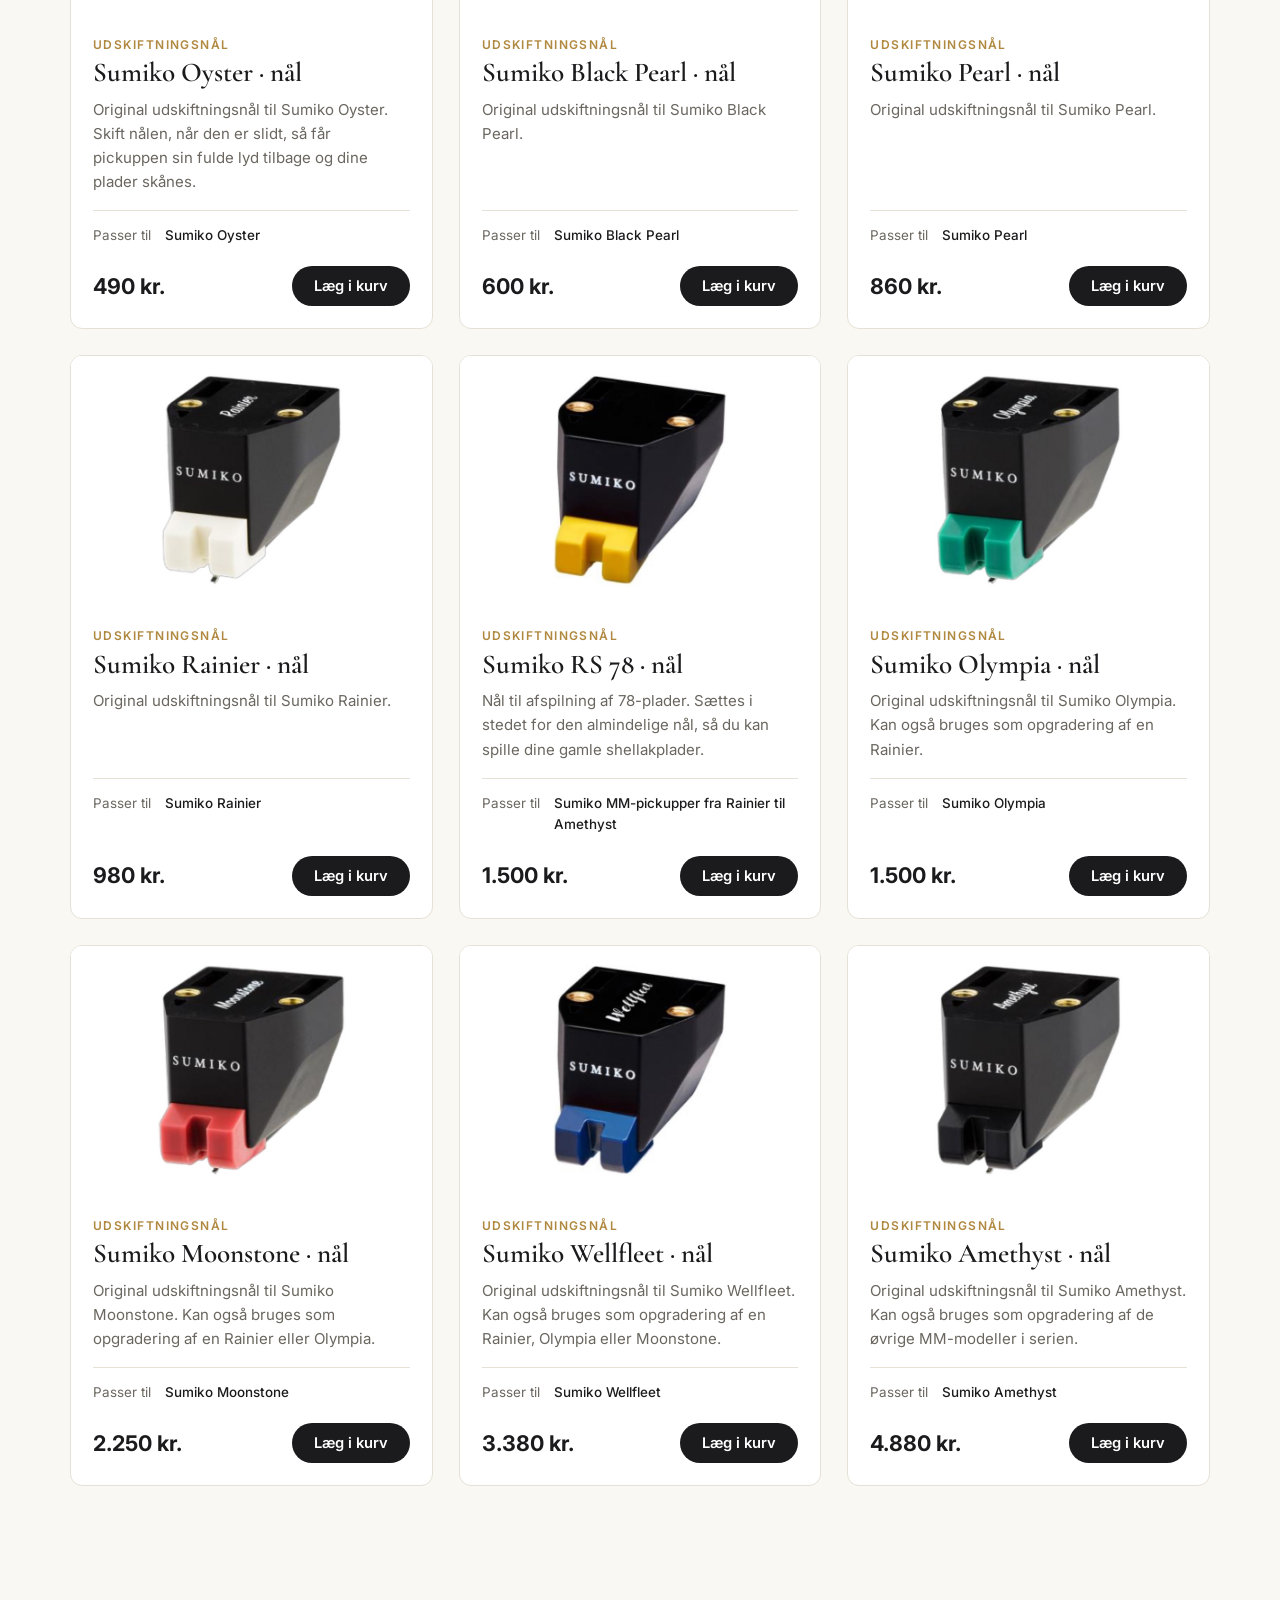
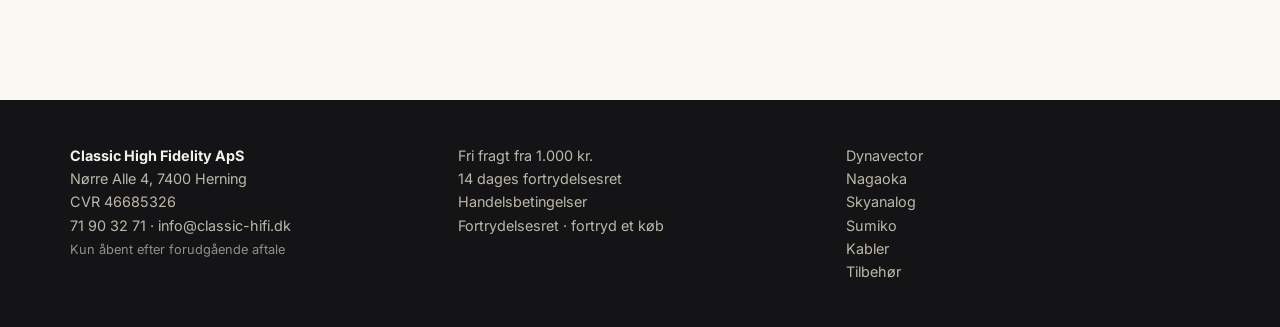
<file: sumiko.html>
<!doctype html>
<html lang="da">
<head>
  <meta charset="utf-8">
  <meta name="viewport" content="width=device-width, initial-scale=1">
  <link rel="preconnect" href="https://fonts.googleapis.com">
  <link href="https://fonts.googleapis.com/css2?family=Cormorant+Garamond:wght@500;600&family=Inter:wght@400;500;600;700&family=Jost:wght@400&display=swap" rel="stylesheet">
  <link rel="stylesheet" href="css/style.css?v=202611131947">
  <link rel="icon" type="image/png" sizes="32x32" href="img/favicon-32.png">
  <link rel="apple-touch-icon" href="img/apple-touch-icon.png">
  <script src="js/products.js?v=202611131947" defer></script>
  <script src="js/cardas.js?v=202611131947" defer></script>
  <script src="js/skyanalog.js?v=202611131947" defer></script>
  <script src="js/sumiko.js?v=202611131947" defer></script>
  <script src="js/shop.js?v=202611131947" defer></script>
  <title>Sumiko pickupper – Classic HiFi Fidelity</title>
</head>
<body data-page="sumiko">
  <section class="brand-hero">
    <div class="wrap" id="brand-intro"></div>
  </section>
  <section>
    <div class="wrap">
      <div class="section-head">
        <h2>Modeller</h2>
        <div class="toolbar">
          <span id="count"></span>
          <select id="sort" aria-label="Sortér">
            <option value="asc">Pris: lav til høj</option>
            <option value="desc">Pris: høj til lav</option>
            <option value="none">Standard</option>
          </select>
        </div>
      </div>
      <div class="grid" id="product-grid"></div>
    </div>
  </section>
</body>
</html>
</file>
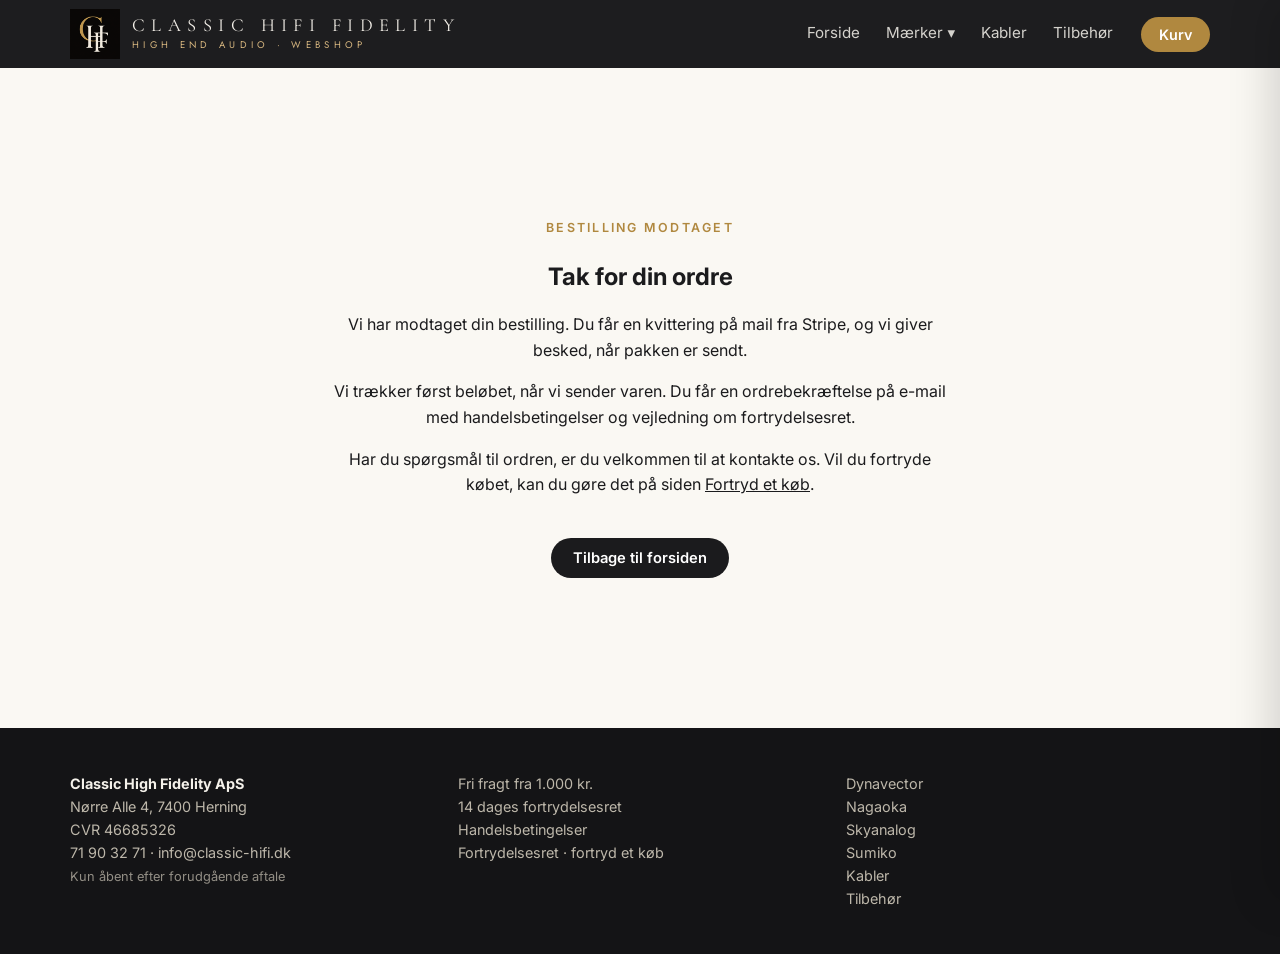
<file: tak.html>
<!doctype html>
<html lang="da">
<head>
  <meta charset="utf-8">
  <meta name="robots" content="noindex">
  <meta name="viewport" content="width=device-width, initial-scale=1">
  <link rel="preconnect" href="https://fonts.googleapis.com">
  <link href="https://fonts.googleapis.com/css2?family=Cormorant+Garamond:wght@500;600&family=Inter:wght@400;500;600;700&family=Jost:wght@400&display=swap" rel="stylesheet">
  <link rel="stylesheet" href="css/style.css?v=202611131947">
  <link rel="icon" type="image/png" sizes="32x32" href="img/favicon-32.png">
  <link rel="apple-touch-icon" href="img/apple-touch-icon.png">
  <script src="js/products.js?v=202611131947" defer></script>
  <script src="js/cardas.js?v=202611131947" defer></script>
  <script src="js/skyanalog.js?v=202611131947" defer></script>
  <script src="js/sumiko.js?v=202611131947" defer></script>
  <script src="js/shop.js?v=202611131947" defer></script>
  <title>Tak for din ordre – Classic HiFi Fidelity</title>
</head>
<body data-page="tak">
  <section>
    <div class="wrap thanks">
      <p class="eyebrow">Bestilling modtaget</p>
      <h1>Tak for din ordre</h1>
      <p class="lead">Vi har modtaget din bestilling. Du får en kvittering på mail fra Stripe, og vi giver besked, når pakken er sendt.</p>
      <p>Vi trækker først beløbet, når vi sender varen. Du får en ordrebekræftelse på e-mail med handelsbetingelser og vejledning om fortrydelsesret.</p>
      <p>Har du spørgsmål til ordren, er du velkommen til at kontakte os. Vil du fortryde købet, kan du gøre det på siden <a href="fortrydelse.html">Fortryd et køb</a>.</p>
      <a class="btn btn-primary" href="index.html">Tilbage til forsiden</a>
    </div>
  </section>
</body>
</html>
</file>
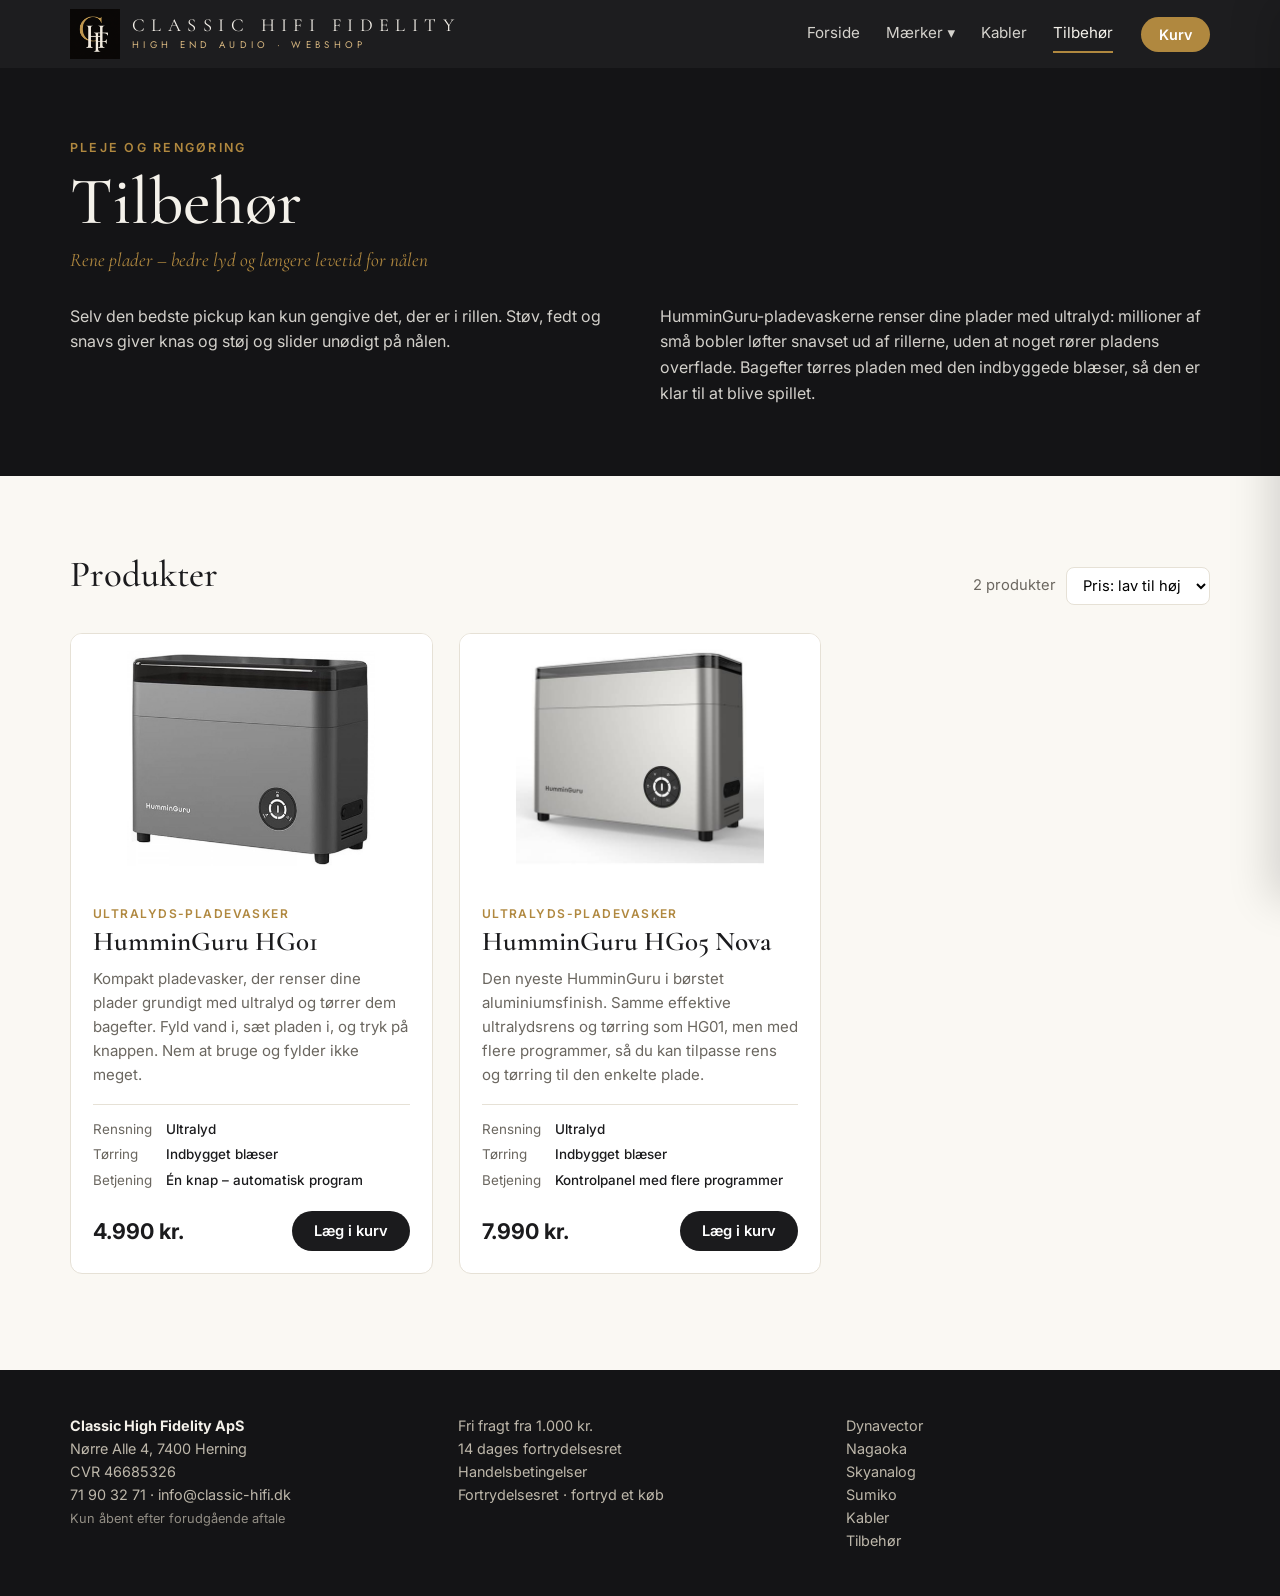
<file: tilbehor.html>
<!doctype html>
<html lang="da">
<head>
  <meta charset="utf-8">
  <meta name="viewport" content="width=device-width, initial-scale=1">
  <link rel="preconnect" href="https://fonts.googleapis.com">
  <link href="https://fonts.googleapis.com/css2?family=Cormorant+Garamond:wght@500;600&family=Inter:wght@400;500;600;700&family=Jost:wght@400&display=swap" rel="stylesheet">
  <link rel="stylesheet" href="css/style.css?v=202611131947">
  <link rel="icon" type="image/png" sizes="32x32" href="img/favicon-32.png">
  <link rel="apple-touch-icon" href="img/apple-touch-icon.png">
  <script src="js/products.js?v=202611131947" defer></script>
  <script src="js/cardas.js?v=202611131947" defer></script>
  <script src="js/skyanalog.js?v=202611131947" defer></script>
  <script src="js/sumiko.js?v=202611131947" defer></script>
  <script src="js/shop.js?v=202611131947" defer></script>
  <title>Tilbehør – Classic HiFi Fidelity</title>
</head>
<body data-page="tilbehor">
  <section class="brand-hero">
    <div class="wrap" id="brand-intro"></div>
  </section>
  <section>
    <div class="wrap">
      <div class="section-head">
        <h2>Produkter</h2>
        <div class="toolbar">
          <span id="count"></span>
          <select id="sort" aria-label="Sortér">
            <option value="asc">Pris: lav til høj</option>
            <option value="desc">Pris: høj til lav</option>
            <option value="none">Standard</option>
          </select>
        </div>
      </div>
      <div class="grid" id="product-grid"></div>
    </div>
  </section>
</body>
</html>
</file>
<file: css/style.css>
:root {
  --bg: #faf8f3;
  --surface: #ffffff;
  --ink: #1b1b1d;
  --muted: #6b6760;
  --line: #e6e1d6;
  --gold: #b0883f;
  --dark: #141416;
  --radius: 12px;
  --serif: "Cormorant Garamond", Georgia, serif;
  --sans: "Inter", system-ui, -apple-system, sans-serif;
}
* { box-sizing: border-box; }
html { scroll-behavior: smooth; scroll-padding-top: 90px; }
body { margin: 0; background: var(--bg); color: var(--ink); font-family: var(--sans); line-height: 1.6; }
a { color: inherit; }
img, svg { display: block; width: 100%; height: auto; }
.wrap { max-width: 1180px; margin: 0 auto; padding: 0 20px; }

/* Header */
.site-header { position: sticky; top: 0; z-index: 20; background: rgba(20,20,22,.96); color: #f4f1ea; backdrop-filter: blur(6px); }
.header-inner { display: flex; align-items: center; gap: 28px; height: 68px; }
.logo { display: flex; align-items: center; gap: 12px; text-decoration: none; color: #f3efe8; }
.logo-mark { width: 50px; height: 50px; flex: none; background: #000; overflow: hidden; display: block; }
.logo-mark img { width: 100%; height: 100%; object-fit: contain; transform: scale(1.35); display: block; }
.logo-text { display: flex; flex-direction: column; }
.logo-name { font-family: "Cormorant Garamond", Georgia, serif; font-size: 1.15rem; font-weight: 400; letter-spacing: .35em; line-height: 1.2; text-transform: uppercase; color: #f3efe8; }
.logo-sub { font-family: Jost, "Segoe UI", sans-serif; font-size: .6rem; letter-spacing: .45em; text-transform: uppercase; color: #dab981; margin-top: 2px; }
@media (max-width: 480px) { .logo { gap: 8px; } .logo-name { font-size: .78rem; letter-spacing: .14em; } .logo-sub { font-size: .5rem; letter-spacing: .22em; } .logo-mark { width: 38px; height: 38px; } }
.logo-sub, .logo-name { white-space: nowrap; }
.logo-disc { width: 26px; height: 26px; border-radius: 50%; background: radial-gradient(circle, var(--gold) 0 18%, #111 19% 30%, #2a2a2a 31% 34%, #111 35% 60%, #2a2a2a 61% 64%, #111 65%); border: 1px solid #444; }
.main-nav { display: flex; gap: 26px; margin-left: auto; align-items: center; }
.main-nav a, .dropdown > .dropdown-toggle { text-decoration: none; font-size: .95rem; opacity: .85; cursor: pointer; padding: 6px 0; border-bottom: 2px solid transparent; }
.main-nav a:hover, .dropdown > .dropdown-toggle:hover { opacity: 1; }
.main-nav .active { opacity: 1; border-color: var(--gold); }
.dropdown { position: relative; }
.dropdown-menu { position: absolute; top: 100%; left: -16px; min-width: 180px; padding: 8px; background: #1f1f22; border-radius: 10px; box-shadow: 0 12px 30px rgba(0,0,0,.35); display: none; flex-direction: column; }
.dropdown-toggle { white-space: nowrap; font: inherit; color: inherit; background: none; border-top: 0; border-left: 0; border-right: 0; }
@media (hover: hover) { .dropdown:hover .dropdown-menu { display: flex; } }
.dropdown.open .dropdown-menu, .dropdown:focus-within .dropdown-menu { display: flex; }
.dropdown-menu a { padding: 10px 12px; border-radius: 6px; border: 0 !important; }
.dropdown-menu a:hover, .dropdown-menu a.active { background: #2c2c30; }
.cart-btn { background: var(--gold); color: #fff; border: 0; border-radius: 999px; padding: 9px 18px; font: 600 .9rem var(--sans); cursor: pointer; display: flex; gap: 8px; align-items: center; }
.cart-count { background: #fff; color: var(--ink); border-radius: 999px; min-width: 22px; padding: 0 6px; font-size: .78rem; line-height: 22px; text-align: center; }
.menu-toggle { display: none; background: none; border: 0; color: inherit; font-size: 1.5rem; margin-left: auto; cursor: pointer; }

/* Buttons */
.btn { border: 0; border-radius: 999px; padding: 11px 22px; font: 600 .92rem var(--sans); cursor: pointer; text-decoration: none; display: inline-block; transition: transform .15s, background .15s; }
.btn:active { transform: scale(.97); }
.btn-primary { background: var(--ink); color: #fff; }
.btn-primary:hover { background: var(--gold); }
.btn-primary:disabled { opacity: .4; cursor: not-allowed; background: var(--ink); }
.btn-light { background: #f4f1ea; color: var(--ink); }
.btn-light:hover { background: var(--gold); color: #fff; }

/* Hero */
.hero { background: radial-gradient(circle at 80% 30%, #2d2a24 0, var(--dark) 60%); color: #f4f1ea; padding: 100px 0 110px; overflow: hidden; }
.hero-inner { display: grid; grid-template-columns: 1.1fr .9fr; gap: 40px; align-items: center; }
.eyebrow { text-transform: uppercase; letter-spacing: .18em; font-size: .78rem; color: var(--gold); margin: 0 0 10px; font-weight: 600; }
.hero h1 { font-family: var(--serif); font-size: clamp(2.6rem, 6vw, 4.6rem); line-height: 1.02; margin: 0 0 20px; font-weight: 500; }
.hero p { font-size: 1.1rem; opacity: .8; max-width: 520px; }
.hero-actions { display: flex; gap: 12px; margin-top: 30px; flex-wrap: wrap; }
.record { aspect-ratio: 1; width: 100%; max-width: 420px; justify-self: center; border-radius: 50%; animation: spin 12s linear infinite;
  background:
    /* guld-centrum */
    radial-gradient(circle, var(--gold) 0 14%, #111 14.5% 16%, transparent 16.5%),
    /* lysrefleks, der viser at pladen drejer */
    conic-gradient(from 20deg, rgba(255,255,255,0) 0deg, rgba(255,240,210,.10) 30deg, rgba(255,255,255,0) 60deg, rgba(255,255,255,0) 180deg, rgba(255,240,210,.08) 210deg, rgba(255,255,255,0) 240deg),
    /* riller */
    repeating-radial-gradient(circle, #121212 0 2px, #222 2px 3px, #161616 3px 4px);
  box-shadow: 0 30px 80px rgba(0,0,0,.6), 0 0 60px rgba(176,136,63,.18), inset 0 0 0 2px rgba(176,136,63,.55), inset 0 0 0 6px #111; }
@keyframes spin { to { transform: rotate(360deg); } }
@media (prefers-reduced-motion: reduce) { .record { animation: none; } }

/* Sections */
section { padding: 70px 0; }
.section-head { display: flex; justify-content: space-between; align-items: end; gap: 20px; margin-bottom: 28px; flex-wrap: wrap; }
h2 { font-family: var(--serif); font-size: 2.3rem; font-weight: 500; margin: 0; }
.brand-cards { display: grid; grid-template-columns: repeat(auto-fit, minmax(240px, 1fr)); gap: 24px; }
.brand-card { position: relative; border-radius: var(--radius); padding: 44px 36px; color: #f4f1ea; text-decoration: none; min-height: 260px; display: flex; flex-direction: column; justify-content: end; overflow: hidden; transition: transform .2s; }
.brand-card:hover { transform: translateY(-4px); }
.brand-card.dv { background: linear-gradient(135deg, #0f2a44, #14161a); }
.brand-card.ng { background: linear-gradient(135deg, #5a1520, #1a1a1a); }
.brand-card.sk { background: linear-gradient(135deg, #8a6514, #1a1a1a); }
.brand-card.su { background: linear-gradient(135deg, #1f3f8f, #14161a); }
.brand-card h3 { font-family: var(--serif); font-size: 2.4rem; font-weight: 500; margin: 0 0 6px; }
.brand-card p { margin: 0 0 18px; opacity: .8; }
.brand-card .arrow { font-weight: 600; color: var(--gold); }

.featured { display: grid; grid-template-columns: repeat(4, 1fr); gap: 20px; }
.mini { background: var(--surface); border: 1px solid var(--line); border-radius: var(--radius); overflow: hidden; text-decoration: none; transition: box-shadow .2s, transform .2s; }
.mini:hover { box-shadow: 0 12px 30px rgba(0,0,0,.08); transform: translateY(-3px); }
.mini-body { padding: 14px 16px; display: flex; justify-content: space-between; gap: 10px; font-size: .92rem; }
.mini-body span { color: var(--muted); white-space: nowrap; }

.usp { display: grid; grid-template-columns: repeat(3, 1fr); gap: 24px; border-top: 1px solid var(--line); padding-top: 40px; }
.usp h4 { margin: 0 0 6px; font-size: 1rem; }
.usp p { margin: 0; color: var(--muted); font-size: .94rem; }

/* Brand page */
.brand-hero { background: var(--dark); color: #f4f1ea; padding: 70px 0; }
.brand-hero h1 { font-family: var(--serif); font-size: clamp(2.6rem, 6vw, 4.2rem); font-weight: 500; margin: 0; line-height: 1; }
.brand-hero .lead { font-size: 1.2rem; color: var(--gold); margin: 10px 0 28px; font-family: var(--serif); font-style: italic; }
.intro-text { columns: 2 320px; column-gap: 40px; opacity: .85; }
.intro-text p { margin: 0 0 1em; break-inside: avoid; }
.toolbar { display: flex; align-items: center; gap: 10px; color: var(--muted); font-size: .92rem; }
select { font: inherit; padding: 8px 12px; border-radius: 8px; border: 1px solid var(--line); background: var(--surface); }

.grid { display: grid; grid-template-columns: repeat(auto-fill, minmax(300px, 1fr)); gap: 26px; }
.product { background: var(--surface); border: 1px solid var(--line); border-radius: var(--radius); overflow: hidden; display: flex; flex-direction: column; transition: box-shadow .2s; }
.product:hover { box-shadow: 0 14px 34px rgba(0,0,0,.08); }
.product:target { outline: 2px solid var(--gold); outline-offset: 3px; }
.product-body { padding: 22px; display: flex; flex-direction: column; flex: 1; }
.product-type { margin: 0; font-size: .75rem; text-transform: uppercase; letter-spacing: .12em; color: var(--gold); font-weight: 600; }
.product h3 { font-family: var(--serif); font-size: 1.7rem; font-weight: 600; margin: 4px 0 10px; line-height: 1.1; }
.product-desc { color: var(--muted); font-size: .94rem; margin: 0 0 16px; }
.specs { display: grid; grid-template-columns: auto 1fr; gap: 4px 14px; font-size: .84rem; margin: 0 0 20px; padding-top: 14px; border-top: 1px solid var(--line); }
.specs dt { color: var(--muted); }
.specs dd { margin: 0; font-weight: 500; }
.product-foot { margin-top: auto; display: flex; justify-content: space-between; align-items: center; gap: 12px; }
.price { font-size: 1.35rem; font-weight: 700; }

/* Cart drawer */
.cart-overlay { position: fixed; inset: 0; background: rgba(0,0,0,.4); opacity: 0; pointer-events: none; transition: opacity .25s; z-index: 40; }
.cart-drawer { position: fixed; top: 0; right: 0; height: 100%; width: min(400px, 100%); background: var(--surface); z-index: 50; transform: translateX(100%); transition: transform .3s ease; display: flex; flex-direction: column; box-shadow: -10px 0 40px rgba(0,0,0,.15); }
.cart-open .cart-overlay { opacity: 1; pointer-events: auto; }
.cart-open .cart-drawer { transform: none; }
.cart-head { display: flex; justify-content: space-between; align-items: center; padding: 20px 22px; border-bottom: 1px solid var(--line); }
.cart-head h2 { font-size: 1.7rem; }
.cart-head button { background: none; border: 0; font-size: 1.2rem; cursor: pointer; }
#cart-items { list-style: none; margin: 0; padding: 10px 22px; overflow-y: auto; flex: 1; }
.cart-item { display: flex; gap: 14px; padding: 14px 0; border-bottom: 1px solid var(--line); }
.cart-thumb { width: 90px; flex-shrink: 0; border-radius: 8px; overflow: hidden; }
.cart-info { display: flex; flex-direction: column; gap: 2px; font-size: .92rem; }
.cart-info span { color: var(--muted); }
.qty { display: flex; align-items: center; gap: 10px; margin-top: 6px; }
.qty button { width: 28px; height: 28px; border-radius: 50%; border: 1px solid var(--line); background: var(--bg); cursor: pointer; }
.qty span { color: var(--ink); min-width: 16px; text-align: center; }
.cart-empty { color: var(--muted); padding: 30px 0; text-align: center; }
.cart-foot { padding: 20px 22px; border-top: 1px solid var(--line); }
.cart-sum { display: flex; justify-content: space-between; margin-bottom: 14px; }
.cart-foot .btn { width: 100%; }
.checkout-msg { margin: 12px 0 0; padding: 10px 12px; border-radius: 6px; background: #fbeaea; color: #8a1f1f; font-size: .85rem; }
.checkout-note { margin: 10px 0 0; text-align: center; font-size: .75rem; color: var(--muted, #777); }
.thanks { text-align: center; max-width: 620px; margin: 0 auto; padding: 80px 0; }
.thanks h1 { margin-bottom: 12px; }
.thanks .btn { margin-top: 24px; }

/* Footer */
.site-footer { background: var(--dark); color: #bdb7aa; padding: 44px 0; font-size: .9rem; }
.footer-inner { display: grid; grid-template-columns: repeat(3, 1fr); gap: 24px; }
.site-footer strong { color: #f4f1ea; }
.site-footer a { text-decoration: none; }
.site-footer a:hover { color: var(--gold); }
.footer-note { font-size: .8rem; opacity: .75; }

/* Responsive */
@media (max-width: 900px) {
  .hero-inner { grid-template-columns: 1fr; }
  .record { max-width: 260px; }
  .featured { grid-template-columns: 1fr 1fr; }
}
@media (min-width: 681px) and (max-width: 900px) {
  .header-inner { gap: 16px; }
  .main-nav { gap: 18px; }
  .logo-name { font-size: 1rem; letter-spacing: .2em; }
  .logo-sub { letter-spacing: .18em; }
}
@media (max-width: 680px) {
  .wrap { padding: 0 16px; }
  .menu-toggle { display: block; }
  .header-inner { gap: 12px; }
  .main-nav { display: none; position: absolute; top: 68px; left: 0; right: 0; background: var(--dark); flex-direction: column; align-items: stretch; gap: 0; padding: 8px 16px 16px; }
  .menu-open .main-nav { display: flex; }
  .main-nav a, .dropdown > .dropdown-toggle { padding: 12px 0; border: 0; }
  .dropdown-menu { display: flex; position: static; background: none; box-shadow: none; padding: 0 0 0 14px; }
  .brand-cards, .usp, .footer-inner { grid-template-columns: 1fr; }
  .hero { padding: 60px 0; }
  .grid { grid-template-columns: 1fr; }
}

/* Rigtige produktfotos: samme format som tegningerne */
.product-img img, .cart-thumb img { aspect-ratio: 320 / 220; object-fit: contain; background: #fff; }

/* Valg af længde/stik på kabler */
.variants { display: grid; grid-template-columns: minmax(0, 1fr) minmax(0, 1fr); gap: 10px; margin: 4px 0 14px; }
.variants label { display: flex; flex-direction: column; gap: 4px; font-size: .78rem; font-weight: 600; text-transform: uppercase; letter-spacing: .06em; color: #777; }
.variants select { width: 100%; min-width: 0; font: inherit; font-size: .95rem; text-transform: none; letter-spacing: 0; color: #222; padding: 8px 10px; border: 1px solid #d8d2c4; border-radius: 8px; background: #fff; }
@media (max-width: 420px) { .variants { grid-template-columns: 1fr; } }

/* Grupper på kabelsiden */
.grid.grouped { display: block; }
.group { margin-bottom: 48px; scroll-margin-top: 90px; }
.group-title { font-family: "Cormorant Garamond", Georgia, serif; font-size: 1.8rem; font-weight: 600; margin: 0 0 18px; padding-bottom: 8px; border-bottom: 1px solid #e3ddcf; }
.group-nav { display: flex; flex-wrap: wrap; gap: 8px; margin-top: 22px; }
.group-nav a { padding: 7px 14px; border: 1px solid rgba(255,255,255,.25); border-radius: 999px; color: inherit; text-decoration: none; font-size: .9rem; }
.group-nav a:hover { border-color: #c9a24b; color: #c9a24b; }

.variants.single { grid-template-columns: minmax(0, 1fr); }
.variants select.needs-choice { border-color: #c0392b; box-shadow: 0 0 0 3px rgba(192,57,43,.18); }

/* ---------- Juridiske sider (handelsbetingelser, fortrydelsesret) ---------- */
.legal { max-width: 760px; margin: 0 auto; padding: 56px 0 72px; line-height: 1.65; }
.legal h1 { margin: 0 0 8px; }
.legal .updated { color: var(--muted); font-size: .88rem; margin: 0 0 32px; }
.legal h2 { font-size: 1.35rem; margin: 40px 0 10px; }
.legal h3 { font-size: 1.02rem; margin: 22px 0 6px; }
.legal ul { padding-left: 1.2em; }
.legal li { margin: 4px 0; }
.legal .toc { display: flex; flex-wrap: wrap; gap: 8px 18px; padding: 14px 18px; border: 1px solid var(--line); border-radius: 8px; font-size: .9rem; }
.legal .note { padding: 14px 18px; border-left: 3px solid var(--gold); background: #faf6ee; border-radius: 0 8px 8px 0; }
.legal .formular { padding: 18px 22px; border: 1px dashed #bbb; border-radius: 8px; background: #fff; }
.withdraw-form { display: grid; gap: 14px; padding: 22px; border: 1px solid var(--line); border-radius: 10px; background: #fff; }
.withdraw-form label { display: grid; gap: 5px; font-size: .9rem; font-weight: 500; }
.withdraw-form input, .withdraw-form textarea { font: inherit; padding: 10px 12px; border: 1px solid #ccc; border-radius: 6px; }
.withdraw-form .btn { justify-self: start; }
.withdraw-confirm { padding: 16px 18px; border-radius: 8px; background: #faf6ee; }
.withdraw-confirm .btn { margin-top: 10px; margin-right: 8px; }
.checkout-terms { margin: 10px 0 0; font-size: .75rem; text-align: center; color: var(--muted); }
.checkout-terms a { color: inherit; }
.withdraw-form[hidden], .withdraw-confirm[hidden] { display: none; }

/* Produktkort i samme række flugter: type, navn, tekst, data, valg og pris ligger på samme linjer. */
@supports (grid-template-rows: subgrid) {
  /* Afstanden mellem rækkerne ligger som margin på kortet, så den ikke lægges ind mellem kortets egne linjer. */
  .grid:has(> .product) { row-gap: 0; }
  .grid > .product { display: grid; grid-template-columns: minmax(0, 1fr); grid-row: span 7; grid-template-rows: subgrid; row-gap: 0; margin-bottom: 26px; min-width: 0; }
  .grid > .product > .product-body { display: contents; }
  .grid > .product > .product-body > * { margin-left: 22px; margin-right: 22px; }
  .grid > .product .product-type { margin-top: 22px; }
  .grid > .product .product-foot { margin-top: 0; margin-bottom: 22px; align-self: end; }
  .grid > .product .specs { align-self: start; }
}
.variants.none { margin-top: 0; margin-bottom: 0; }
</file>
